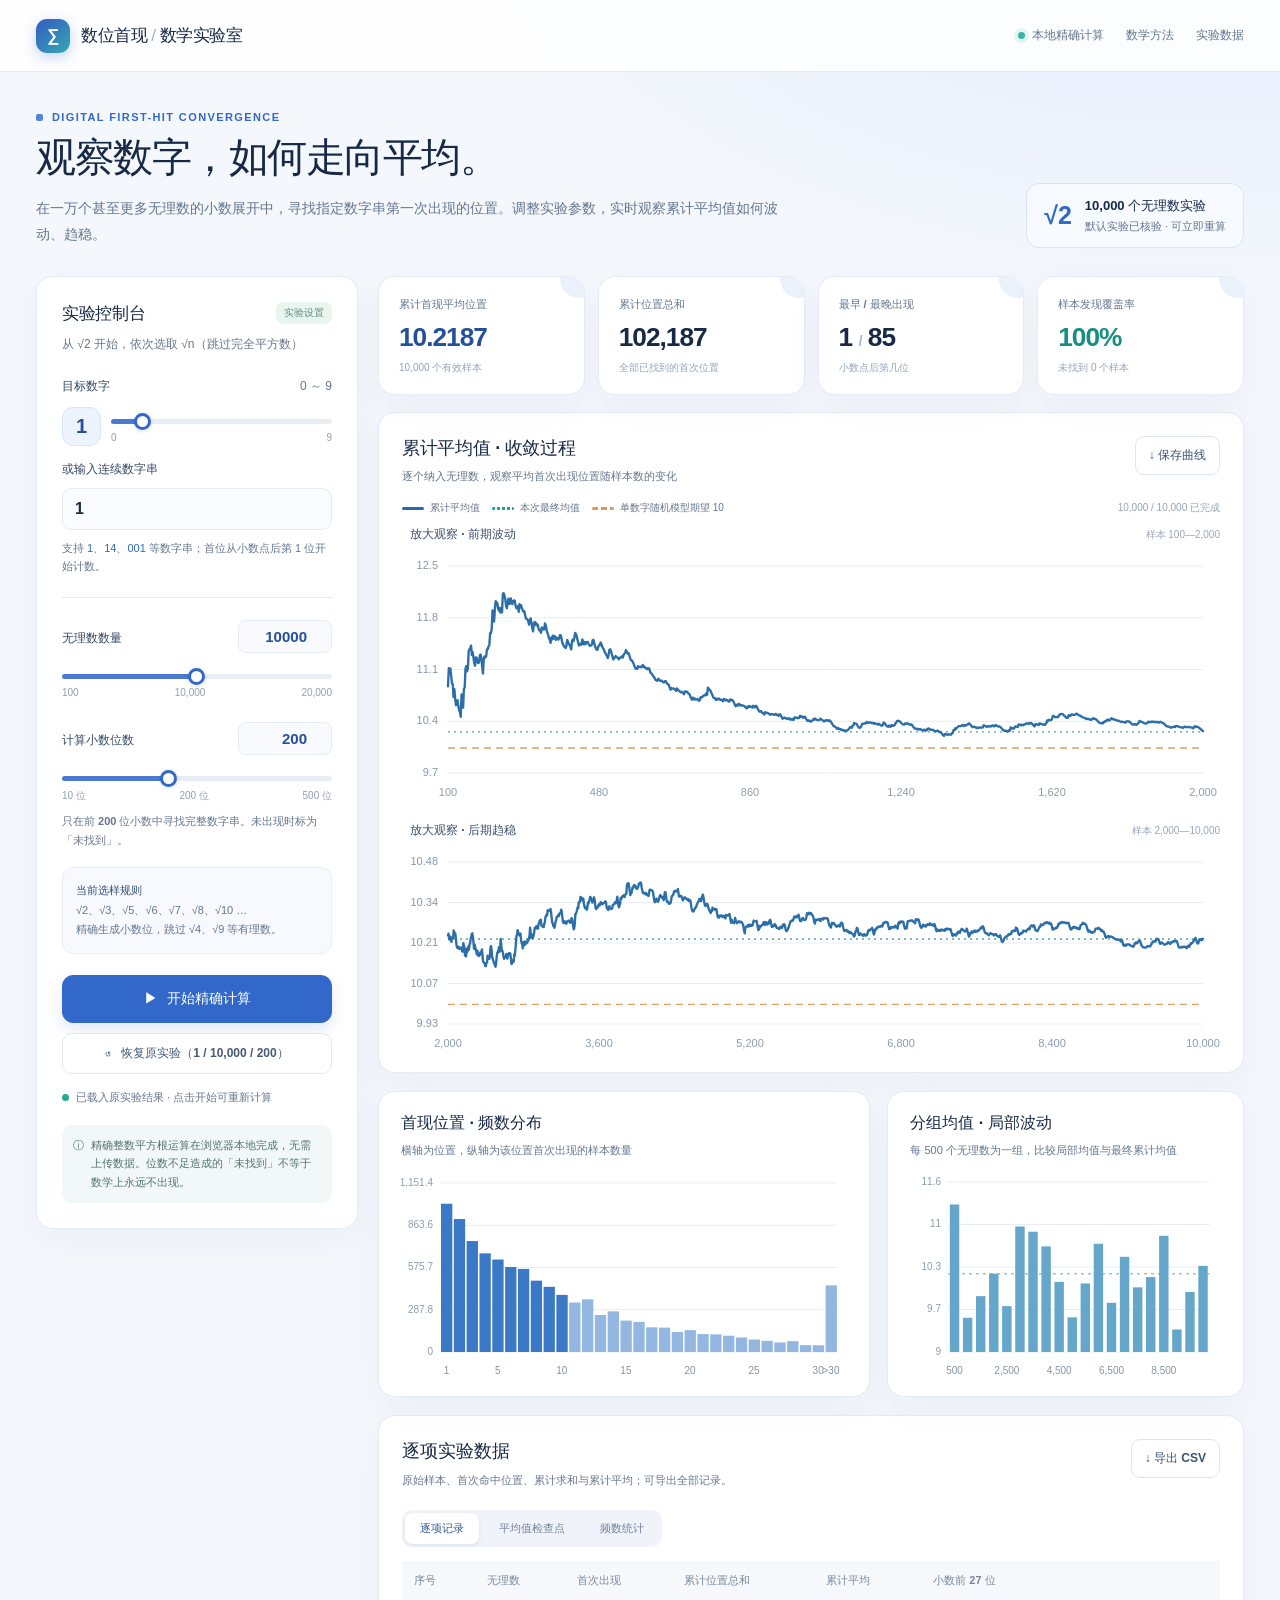
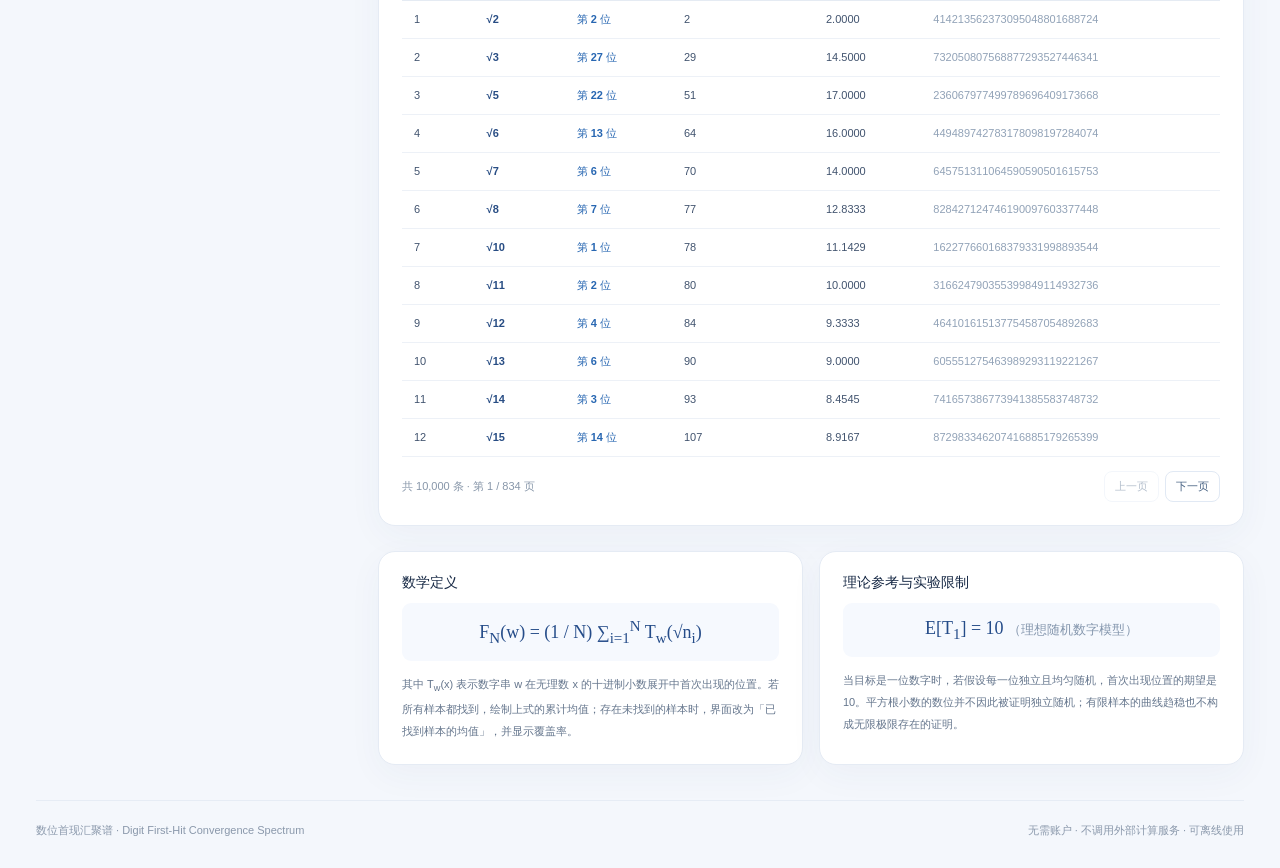
<file: digit-first-hit-lab/index.html>
<!DOCTYPE html>
<html lang="zh-CN">
<head>
<meta charset="utf-8">
<meta name="viewport" content="width=device-width, initial-scale=1">
<meta name="theme-color" content="#eff4fb">
<meta name="description" content="数位首现汇聚谱：精确查找 √n 的小数展开中数字串首次出现的位置，实时观察 1 至 20,000 个无理数的累计平均值。">
<title>数位首现 · 数学实验室</title>
<style>
:root{--bg:#f4f7fc;--paper:#fff;--ink:#172945;--sub:#65768d;--muted:#95a4b7;--line:#e5ebf3;--blue:#3268c9;--blueDark:#244f9d;--blueSoft:#eaf2ff;--teal:#17a296;--tealSoft:#e5f6f2;--orange:#dc9a58;--shadow:0 10px 35px rgba(35,66,113,.045);font-family:Inter,"SF Pro Display","Segoe UI","PingFang SC","Microsoft YaHei",sans-serif;font-synthesis:none;color-scheme:light}
*{box-sizing:border-box}html{scroll-behavior:smooth}body{margin:0;background:radial-gradient(ellipse 60% 20% at 93% -8%,#ddeafd 0%,transparent 100%),var(--bg);color:var(--ink)}button,input{font:inherit}button{cursor:pointer}button:focus-visible,input:focus-visible{outline:3px solid #9fbbf4;outline-offset:2px}a{color:var(--blue)}.topbar{height:72px;background:rgba(255,255,255,.84);backdrop-filter:blur(18px);border-bottom:1px solid var(--line)}.wrap{max-width:1460px;margin:auto;padding:0 36px}.topInner{height:100%;display:flex;align-items:center;justify-content:space-between;gap:18px}.brand{display:flex;align-items:center;gap:11px;font-weight:770;letter-spacing:-.5px;font-size:17px}.brandMark{height:34px;width:34px;display:grid;place-items:center;color:white;border-radius:11px;background:linear-gradient(140deg,#335bc0,#37a7b5);font-weight:800;font-size:17px;box-shadow:0 4px 14px #386bc64a}.topRight{font-size:12px;display:flex;align-items:center;gap:22px;color:var(--sub)}.topRight a{text-decoration:none;color:var(--sub)}.topRight a:hover{color:var(--blue)}.stable{display:flex;gap:7px;align-items:center}.dot{height:7px;width:7px;background:#38b5a1;border-radius:100%;box-shadow:0 0 0 4px #e3f5ef}.hero{display:flex;justify-content:space-between;gap:20px;align-items:flex-end;padding:39px 0 28px}.eyebrow{display:flex;gap:9px;align-items:center;color:var(--blue);font-weight:760;letter-spacing:1.4px;font-size:11px;text-transform:uppercase}.hero h1{font-size:clamp(29px,3.15vw,45px);font-weight:790;letter-spacing:-1.5px;margin:10px 0 12px;line-height:1.23}.hero p{font-size:14px;color:var(--sub);margin:0;line-height:1.9;max-width:750px}.heroFact{flex-shrink:0;border:1px solid #d6e5f8;background:#f7faff;padding:13px 17px;border-radius:13px;display:flex;gap:13px;align-items:center}.factIcon{font-size:25px;color:var(--blue);font-weight:800}.factCopy strong{display:block;font-size:13px}.factCopy small{display:block;color:var(--sub);font-size:11px;margin-top:4px}.layout{display:grid;grid-template-columns:minmax(290px,322px) minmax(0,1fr);align-items:start;gap:20px}.panel{background:var(--paper);border-radius:17px;border:1px solid #e5ebf4;box-shadow:var(--shadow)}.sidebar{padding:25px;position:sticky;top:20px}.sectionHeading{display:flex;align-items:center;justify-content:space-between;gap:12px}.sectionHeading h2{font-size:17px;letter-spacing:-.3px;margin:0}.secondary{font-size:12px;color:var(--sub)}.divider{height:1px;background:var(--line);margin:22px 0}.fLabel{display:block;font-size:12px;font-weight:750;color:#344961;margin-bottom:10px}.control{margin-top:24px}.control:first-of-type{margin-top:20px}.controlHead{display:flex;align-items:baseline;justify-content:space-between;margin-bottom:12px}.numInput{width:94px;background:#f8fafd;border:1px solid var(--line);border-radius:8px;font-weight:760;color:var(--blueDark);font-size:15px;padding:7px 9px;text-align:right}.numInput:focus{background:white}.range{width:100%;appearance:none;-webkit-appearance:none;height:5px;border-radius:100px;background:linear-gradient(to right,#4d79d2 0%,#4d79d2 var(--pct,50%),#e9edf4 var(--pct,50%));outline:none;margin:4px 0 8px}.range::-webkit-slider-thumb{appearance:none;background:white;border:3px solid var(--blue);width:17px;height:17px;border-radius:50%;box-shadow:0 1px 4px #2d59a332;cursor:grab}.range::-moz-range-thumb{background:white;border:3px solid var(--blue);width:12px;height:12px;border-radius:50%}.rangeLabels{display:flex;justify-content:space-between;color:#91a0b2;font-size:10px}.inputWrap{display:flex;gap:10px;align-items:center}.digitVal{display:flex;align-items:center;justify-content:center;border:1px solid #d7e5ff;background:#edf4ff;color:var(--blueDark);width:39px;height:39px;border-radius:11px;font-size:20px;font-weight:800;flex-shrink:0}.pattern{width:100%;padding:11px 12px;border:1px solid var(--line);border-radius:10px;font-weight:680;outline:none;color:var(--ink);background:#fafcff;letter-spacing:1px}.pattern:focus{border-color:#93b2f0;background:white}.help{font-size:11px;color:var(--sub);line-height:1.65;margin-top:9px}.help em{font-style:normal;color:var(--blue)}.example{background:#f7f9fe;border:1px solid #e8eef8;padding:13px;border-radius:11px;color:var(--sub);font-size:11px;line-height:1.8;margin-top:18px}.example b{color:#334e77}.buttonMain{display:flex;gap:9px;justify-content:center;align-items:center;background:var(--blue);border:1px solid var(--blue);color:white;font-weight:770;padding:14px 16px;border-radius:11px;width:100%;margin-top:21px;box-shadow:0 7px 16px rgba(50,104,201,.15);font-size:14px}.buttonMain:hover{background:#285cba}.buttonMain:disabled{opacity:.65;cursor:default}.buttonGhost{border:1px solid #dce6f4;background:#fff;color:#3b5373;padding:10px 13px;border-radius:9px;font-size:12px;font-weight:680}.buttonGhost:hover{background:#f1f5fc}.buttonOutline{display:flex;justify-content:center;align-items:center;gap:8px;width:100%;border:1px solid #e0e8f2;background:#fff;color:#465b78;border-radius:10px;padding:11px 15px;margin-top:10px;font-size:12px;font-weight:690}.buttonOutline:hover{background:#f5f9ff}.status{display:flex;gap:7px;align-items:center;font-size:11px;color:var(--sub);margin-top:15px;line-height:1.6}.statusBall{height:7px;width:7px;background:#24a994;border-radius:50%;flex-shrink:0}.statusBall.busy{background:#e9ad62;animation:pulse .85s infinite}.statusBall.stale{background:#e1a65b}@keyframes pulse{50%{opacity:.26}}.progressTrack{height:5px;width:100%;background:#e8eff8;border-radius:50px;margin-top:11px;overflow:hidden;display:none}.progressTrack.on{display:block}.progressFill{height:100%;width:0;background:linear-gradient(90deg,#4c7cde,#26b7a1);border-radius:50px;transition:width .12s}.sideBottom{display:flex;gap:7px;align-items:flex-start;background:#f1f8f7;color:#52736e;border-radius:10px;font-size:11px;line-height:1.7;padding:11px;margin-top:18px}.mainColumn{min-width:0}.kpiGrid{display:grid;grid-template-columns:repeat(4,minmax(0,1fr));gap:13px;margin-bottom:17px}.kpi{padding:20px 20px 16px;position:relative;overflow:hidden;min-height:119px}.kpi:before{content:'';position:absolute;height:38px;width:38px;border-radius:50%;background:#ebf1fb;right:-14px;top:-17px}.kpiHead{color:var(--sub);font-size:11px;font-weight:630;margin-bottom:10px;white-space:nowrap}.kpiNum{font-size:clamp(21px,2.05vw,31px);line-height:1.15;font-weight:790;letter-spacing:-1px;font-variant-numeric:tabular-nums}.kpiNum.blue{color:var(--blueDark)}.kpiNum.teal{color:#168f83}.kpiFoot{color:var(--muted);font-size:10px;margin-top:9px;white-space:nowrap}.plotPanel{padding:23px 23px 18px;margin-bottom:18px}.panelTop{display:flex;align-items:flex-start;justify-content:space-between;gap:12px}.panelTop h2{font-size:18px;margin:0 0 7px;letter-spacing:-.3px}.panelTop p{font-size:11px;color:var(--sub);margin:0;line-height:1.7}.tags{display:flex;gap:12px;align-items:center;flex-wrap:wrap;font-size:10px;color:var(--sub)}.tags i{display:inline-block;width:22px;height:3px;border-radius:3px;vertical-align:middle;margin-right:6px}.blueLine{background:#2b67af}.mintLine{background:repeating-linear-gradient(to right,#18a696 0 3px,transparent 3px 5px)}.orangeLine{background:repeating-linear-gradient(to right,#d69c5c 0 6px,transparent 6px 9px)}.legend{margin:16px 0 8px;display:flex;justify-content:space-between;flex-wrap:wrap;gap:8px}.plotGroup{margin-top:11px}.plotTitle{display:flex;justify-content:space-between;align-items:center;font-size:12px;font-weight:720;color:#3a4d68;margin:0 0 5px 8px}.plotRange{color:#9aa7b9;font-size:10px;font-weight:510}.canvasHolder{position:relative;height:250px}.canvasHolder.tall{height:255px}.canvasHolder.short{height:210px}canvas.chart{height:100%;width:100%;display:block}.tooltip{display:none;position:absolute;pointer-events:none;z-index:5;background:rgba(23,42,66,.95);color:#fff;font-size:11px;line-height:1.7;padding:8px 11px;border-radius:9px;box-shadow:0 8px 20px #182e3a22;white-space:nowrap}.microgrid{display:grid;grid-template-columns:1.16fr .84fr;gap:17px;margin-bottom:18px}.microPanel{padding:21px 22px 15px;min-width:0}.microTitle{font-size:16px;font-weight:760;margin:0}.microSub{font-size:11px;color:var(--sub);margin:8px 0 5px;line-height:1.5}.tinyChart{height:217px;position:relative}.tablePanel{padding:23px;margin-bottom:25px}.dataTop{display:flex;justify-content:space-between;align-items:flex-start;gap:12px;flex-wrap:wrap}.dataTop h2{margin:0 0 8px;font-size:18px}.dataTop p{margin:0;font-size:11px;color:var(--sub);line-height:1.7}.dataControls{display:flex;gap:8px;flex-wrap:wrap}.tabList{display:flex;gap:5px;padding:3px;background:#f0f4fa;border-radius:10px;margin-top:20px;width:max-content;max-width:100%}.tab{padding:8px 15px;border:0;border-radius:8px;color:#70819a;background:transparent;font-size:11px;font-weight:750}.tab.active{background:white;color:#2e579c;box-shadow:0 2px 5px #28528b18}.tableScroll{overflow-x:auto;margin-top:14px}.dataTable{width:100%;border-collapse:collapse;text-align:left;font-size:11px;white-space:nowrap}.dataTable th{background:#f6f8fc;padding:12px;color:#78889c;font-weight:740;border-bottom:1px solid var(--line)}.dataTable td{padding:11px 12px;color:#41536e;border-bottom:1px solid #edf1f7;font-variant-numeric:tabular-nums}.dataTable tr:hover td{background:#f9fbff}.dataTable .pos{color:#2867b2;font-weight:780}.dataTable .miss{color:#cb8050;font-weight:730}.mathName{font-weight:760;color:#284d84}.tableFooter{display:flex;align-items:center;justify-content:space-between;gap:10px;margin-top:14px;font-size:11px;color:#8796a9}.pager{display:flex;gap:6px}.pager button{border:1px solid #e1e9f4;color:#466182;border-radius:8px;background:white;padding:7px 10px;font-size:11px}.pager button:disabled{opacity:.4;cursor:not-allowed}.explain{display:grid;grid-template-columns:1fr 1fr;gap:16px;margin-bottom:35px}.explainCard{padding:22px 23px}.explainCard h3{font-size:14px;margin:0 0 11px}.explainCard p{font-size:11px;line-height:2;color:var(--sub);margin:0}.equation{font-family:"Times New Roman",serif;font-size:18px;text-align:center;padding:15px 5px;margin-bottom:12px;color:#254c89;background:#f6f9fe;border-radius:9px;white-space:nowrap;overflow:auto}.footer{border-top:1px solid #e6ecf5;color:#8a98ab;font-size:11px;padding:22px 0 30px;display:flex;justify-content:space-between;gap:10px}.notePill{border-radius:7px;font-size:10px;color:#628c7f;background:#e9f6f0;padding:4px 8px;font-weight:700}.plotPanel.changing{outline:2px solid rgba(226,167,74,.19)}.hide{display:none!important}
@media (max-width:1150px){.wrap{padding-left:22px;padding-right:22px}.layout{grid-template-columns:286px minmax(0,1fr);gap:14px}.sidebar{padding:21px}.kpiGrid{grid-template-columns:repeat(2,minmax(0,1fr))}.microgrid{grid-template-columns:1fr}.heroFact{display:none}}
@media (max-width:740px){.topbar{height:64px}.wrap{padding-left:14px;padding-right:14px}.topRight a{display:none}.hero{padding:29px 0 20px}.hero h1{letter-spacing:-.8px;font-size:29px}.hero p{font-size:12px}.layout{display:block}.sidebar{position:static;margin-bottom:15px}.mainColumn{width:100%}.kpiGrid{gap:10px}.kpi{padding:15px;min-height:103px}.plotPanel{padding:19px 11px 13px}.microPanel{padding:18px 12px}.tablePanel{padding:18px 13px}.panelTop{padding:0 8px}.canvasHolder{height:235px}.canvasHolder.short{height:195px}.tags{padding-left:8px}.plotTitle{margin-left:12px}.explain{grid-template-columns:1fr}.footer{display:block;line-height:1.8}}
</style>
</head>
<body>
<header class="topbar"><div class="wrap topInner"><div class="brand"><span class="brandMark">∑</span><span>数位首现 <span style="color:#a1aec0;font-weight:450">/</span> 数学实验室</span></div><div class="topRight"><span class="stable"><span class="dot"></span> 本地精确计算</span><a href="#method">数学方法</a><a href="#dataset">实验数据</a></div></div></header>
<div class="wrap">
<section class="hero"><div><div class="eyebrow"><span style="height:7px;width:7px;background:#5484e2;border-radius:2px"></span> DIGITAL FIRST-HIT CONVERGENCE</div><h1>观察数字，如何走向平均。</h1><p>在一万个甚至更多无理数的小数展开中，寻找指定数字串第一次出现的位置。调整实验参数，实时观察累计平均值如何波动、趋稳。</p></div><div class="heroFact"><div class="factIcon">√2</div><div class="factCopy"><strong>10,000 个无理数实验</strong><small>默认实验已核验 · 可立即重算</small></div></div></section>
<div class="layout">
<aside class="panel sidebar">
<div class="sectionHeading"><h2>实验控制台</h2><span class="notePill">实验设置</span></div><div class="secondary" style="margin-top:9px;line-height:1.7">从 √2 开始，依次选取 √n（跳过完全平方数）</div>
<div class="control"><div class="controlHead"><label class="fLabel" for="digitRange" style="margin:0">目标数字</label><span class="secondary">0 ～ 9</span></div><div class="inputWrap"><span class="digitVal" id="digitPreview">1</span><div style="flex:1"><input aria-label="目标数字滑块" id="digitRange" class="range" type="range" min="0" max="9" step="1" value="1"><div class="rangeLabels"><span>0</span><span>9</span></div></div></div><label class="fLabel" for="patternInput" style="margin-top:15px">或输入连续数字串</label><input id="patternInput" class="pattern" type="text" inputmode="numeric" maxlength="8" value="1" aria-label="目标数字串"><div class="help">支持 <em>1</em>、<em>14</em>、<em>001</em> 等数字串；首位从小数点后第 1 位开始计数。</div></div>
<div class="divider"></div>
<div class="control" style="margin-top:0"><div class="controlHead"><label class="fLabel" for="countRange" style="margin:0">无理数数量</label><input aria-label="无理数数量数值" id="countInput" class="numInput" type="number" min="1" max="20000" value="10000"></div><input aria-label="无理数数量滑块" id="countRange" class="range" type="range" min="100" max="20000" step="100" value="10000"><div class="rangeLabels"><span>100</span><span>10,000</span><span>20,000</span></div></div>
<div class="control"><div class="controlHead"><label class="fLabel" for="digitsRange" style="margin:0">计算小数位数</label><input aria-label="小数位数数值" id="digitsInput" class="numInput" type="number" min="1" max="500" value="200"></div><input aria-label="小数位数滑块" id="digitsRange" class="range" type="range" min="10" max="500" step="10" value="200"><div class="rangeLabels"><span>10 位</span><span>200 位</span><span>500 位</span></div><div class="help">只在前 <b id="precisionNote">200</b> 位小数中寻找完整数字串。未出现时标为「未找到」。</div></div>
<div class="example"><b>当前选样规则</b><br>√2、√3、√5、√6、√7、√8、√10 …<br>精确生成小数位，跳过 √4、√9 等有理数。</div>
<button id="runBtn" class="buttonMain" type="button"><span id="runSymbol">▶</span><span id="runText">开始精确计算</span></button>
<button id="resetBtn" class="buttonOutline" type="button">↺ &nbsp; 恢复原实验（1 / 10,000 / 200）</button>
<div id="status" class="status"><span class="statusBall"></span><span id="statusText">已载入原实验结果 · 点击开始可重新计算</span></div><div class="progressTrack" id="progressTrack"><div class="progressFill" id="progressFill"></div></div>
<div class="sideBottom"><span>ⓘ</span><span>精确整数平方根运算在浏览器本地完成，无需上传数据。位数不足造成的「未找到」不等于数学上永远不出现。</span></div>
</aside>
<main class="mainColumn">
<div class="kpiGrid">
<div class="panel kpi"><div class="kpiHead">累计首现平均位置</div><div class="kpiNum blue" id="meanMetric">10.2187</div><div class="kpiFoot" id="meanFoot">10,000 个有效样本</div></div>
<div class="panel kpi"><div class="kpiHead">累计位置总和</div><div class="kpiNum" id="sumMetric">102,187</div><div class="kpiFoot">全部已找到的首次位置</div></div>
<div class="panel kpi"><div class="kpiHead">最早 / 最晚出现</div><div class="kpiNum" id="spanMetric">1 <span style="font-size:15px;color:#aab6c7">/</span> 85</div><div class="kpiFoot">小数点后第几位</div></div>
<div class="panel kpi"><div class="kpiHead">样本发现覆盖率</div><div class="kpiNum teal" id="coverageMetric">100%</div><div class="kpiFoot" id="coverageFoot">未找到 0 个样本</div></div>
</div>
<section class="panel plotPanel" id="results"><div class="panelTop"><div><h2>累计平均值 · 收敛过程</h2><p>逐个纳入无理数，观察平均首次出现位置随样本数的变化</p></div><button type="button" id="chartDownload" class="buttonGhost">↓ 保存曲线</button></div>
<div class="legend"><div class="tags"><span><i class="blueLine"></i>累计平均值</span><span><i class="mintLine"></i>本次最终均值</span><span id="theoryLegend"><i class="orangeLine"></i>单数字随机模型期望 10</span></div><span style="font-size:10px;color:#94a4b5" id="chartStatus">10,000 / 10,000 已完成</span></div>
<div class="plotGroup"><div class="plotTitle"><span id="chart1Title">放大观察 · 前期波动</span><span class="plotRange" id="range1">样本 100—2,000</span></div><div class="canvasHolder tall"><canvas class="chart" id="chart1"></canvas><div class="tooltip" id="tip1"></div></div></div>
<div class="plotGroup" style="margin-top:19px"><div class="plotTitle"><span id="chart2Title">放大观察 · 后期趋稳</span><span class="plotRange" id="range2">样本 2,000—10,000</span></div><div class="canvasHolder short"><canvas class="chart" id="chart2"></canvas><div class="tooltip" id="tip2"></div></div></div>
</section>
<div class="microgrid"><section class="panel microPanel"><div class="microTitle">首现位置 · 频数分布</div><p class="microSub">横轴为位置，纵轴为该位置首次出现的样本数量</p><div class="tinyChart"><canvas class="chart" id="histCanvas"></canvas><div class="tooltip" id="tipHist"></div></div></section><section class="panel microPanel"><div class="microTitle">分组均值 · 局部波动</div><p class="microSub" id="blockDescription">每 500 个无理数为一组，与累计均值比较</p><div class="tinyChart"><canvas class="chart" id="blockCanvas"></canvas><div class="tooltip" id="tipBlock"></div></div></section></div>
<section class="panel tablePanel" id="dataset"><div class="dataTop"><div><h2>逐项实验数据</h2><p>原始样本、首次命中位置、累计求和与累计平均；可导出全部记录。</p></div><div class="dataControls"><button type="button" class="buttonGhost" id="exportCsv">↓ 导出 CSV</button></div></div><div class="tabList"><button class="tab active" type="button" data-tab="raw">逐项记录</button><button class="tab" type="button" data-tab="checkpoints">平均值检查点</button><button class="tab" type="button" data-tab="distribution">频数统计</button></div><div class="tableScroll"><table class="dataTable"><thead id="tableHead"></thead><tbody id="tableBody"></tbody></table></div><div class="tableFooter"><span id="rowInfo">每页 12 条</span><div class="pager"><button type="button" id="prevPage">上一页</button><button type="button" id="nextPage">下一页</button></div></div></section>
<div class="explain" id="method"><section class="panel explainCard"><h3>数学定义</h3><div class="equation">F<sub>N</sub>(w) = (1 / N) ∑<sub>i=1</sub><sup>N</sup> T<sub>w</sub>(√n<sub>i</sub>)</div><p>其中 T<sub>w</sub>(x) 表示数字串 w 在无理数 x 的十进制小数展开中首次出现的位置。若所有样本都找到，绘制上式的累计均值；存在未找到的样本时，界面改为「已找到样本的均值」，并显示覆盖率。</p></section><section class="panel explainCard"><h3>理论参考与实验限制</h3><div class="equation">E[T<sub>1</sub>] = 10 <span style="font-size:13px;color:#8496ad">（理想随机数字模型）</span></div><p>当目标是一位数字时，若假设每一位独立且均匀随机，首次出现位置的期望是 10。平方根小数的数位并不因此被证明独立随机；有限样本的曲线趋稳也不构成无限极限存在的证明。</p></section></div>
</main></div>
<footer class="footer"><span>数位首现汇聚谱 · Digit First-Hit Convergence Spectrum</span><span>无需账户 · 不调用外部计算服务 · 可离线使用</span></footer>
</div>
<script>
'use strict';
const BASE64='[base64]/[base64]';
const $=id=>document.getElementById(id);
const fmt=x=>Number(x).toLocaleString('zh-CN');
const clamp=(x,lo,hi)=>Math.min(hi,Math.max(lo,x));
let baseline=Array.from(atob(BASE64),c=>c.charCodeAt(0));
let data=[],state={pattern:'1',count:10000,digits:200},running=false,worker=null,tab='raw',page=0,stale=false;
let lastDraw=0, chartState={};
let workerURL=null;
const workerCode=`
'use strict';
function isqrt(n){if(n<2n)return n;let x=1n<<BigInt((n.toString(2).length+1)>>1);for(;;){let y=(x+n/x)>>1n;if(y>=x)return x;x=y;}}
let config=null,s=0,n=2,sum=0,found=0,since=0,buffer=[];
function go(){if(!config)return; const {count,digits,pattern}=config,scale=config.scale,factor=config.factor; let limit=Math.min(96,count-s);let deadline=performance.now()+22; for(let j=0;j<limit && s<count;j++){
  let sq=Math.floor(Math.sqrt(n));if(sq*sq===n){n++;continue;}
  let root=isqrt(BigInt(n)*factor);let ds=(root-BigInt(sq)*scale).toString().padStart(digits,'0');
  let idx=ds.indexOf(pattern);let pos=idx===-1?0:idx+1;
  if(pos){sum+=pos;found++;}
  s++;buffer.push([s,n,pos,sum,found?sum/found:null,found]);n++;
  if(performance.now()>deadline)break;
 }
 self.postMessage({type:'batch',batch:buffer,done:s>=count,processed:s,total:count});buffer=[];
 if(s<count)setTimeout(go,13);
}
self.onmessage=e=>{if(e.data.type==='start'){config=e.data.config;config.scale=10n**BigInt(config.digits);config.factor=config.scale*config.scale;s=0;n=2;sum=0;found=0;buffer=[];go();}};
`;
function getWorker(){if(workerURL)URL.revokeObjectURL(workerURL);workerURL=URL.createObjectURL(new Blob([workerCode],{type:'text/javascript'}));return new Worker(workerURL);}
function makeBase(count){let arr=[];let n=2,found=0,sum=0;for(let i=0;i<count;i++){let sq=Math.floor(Math.sqrt(n));while(sq*sq===n){n++;sq=Math.floor(Math.sqrt(n));}const pos=baseline[i]||0;if(pos){sum+=pos;found++;}arr.push([i+1,n,pos,sum,found?sum/found:null,found]);n++;}return arr;}
function syncRange(el){let min=+el.min,max=+el.max;el.style.setProperty('--pct',((el.value-min)/(max-min)*100).toFixed(2)+'%');}
function parseConfig(){let pattern=$('patternInput').value.trim().replace(/\D/g,'').slice(0,8);let count=clamp(Math.round(+$('countInput').value||10000),1,20000);let digits=clamp(Math.round(+$('digitsInput').value||200),1,500);$('countInput').value=count;$('digitsInput').value=digits;$('patternInput').value=pattern;return {pattern,count,digits};}
function markStale(){stale=true;$('statusText').textContent='参数已修改 · 点击「开始精确计算」更新结果';$('status').querySelector('.statusBall').className='statusBall stale';$('results').classList.add('changing');}
function bindControls(){
 for(const name of ['digit','count','digits'])syncRange($(name+'Range'));
 $('digitRange').addEventListener('input',e=>{syncRange(e.target);$('digitPreview').textContent=e.target.value;$('patternInput').value=e.target.value;markStale();});
 $('patternInput').addEventListener('input',e=>{let txt=e.target.value.replace(/\D/g,'').slice(0,8);e.target.value=txt;if(txt.length===1){$('digitRange').value=txt;$('digitPreview').textContent=txt;syncRange($('digitRange'));}else $('digitPreview').textContent=txt.length?'··':'?';markStale();});
 for(const [key] of [['count'],['digits']]){let range=$(key+'Range'),field=$(key+'Input');range.addEventListener('input',()=>{syncRange(range);field.value=range.value;updatePrecision();markStale();});field.addEventListener('input',()=>{let n=Number(field.value);if(Number.isFinite(n)&&n>0){range.value=clamp(n,+range.min,+range.max);syncRange(range);}updatePrecision();markStale();});field.addEventListener('change',()=>{field.value=clamp(Math.round(+field.value||+range.min),+field.min,+field.max);range.value=field.value;syncRange(range);updatePrecision();});}
 $('runBtn').addEventListener('click',()=>running?cancelRun():startRun());
 $('resetBtn').addEventListener('click',()=>{if(running)cancelRun();$('digitRange').value=1;$('digitPreview').textContent=1;$('patternInput').value='1';$('countInput').value=10000;$('countRange').value=10000;$('digitsInput').value=200;$('digitsRange').value=200;['digit','count','digits'].forEach(n=>syncRange($(n+'Range')));updatePrecision();loadBaseline();});
 $('exportCsv').addEventListener('click',exportCsv);
 $('chartDownload').addEventListener('click',downloadCharts);
 document.querySelectorAll('.tab').forEach(btn=>btn.addEventListener('click',()=>{tab=btn.dataset.tab;page=0;document.querySelectorAll('.tab').forEach(b=>b.classList.toggle('active',b.dataset.tab===tab));renderTable();}));
 $('prevPage').addEventListener('click',()=>{page=Math.max(0,page-1);renderTable();});
 $('nextPage').addEventListener('click',()=>{page++;renderTable();});
 window.addEventListener('resize',()=>{clearTimeout(window._resizeWait);window._resizeWait=setTimeout(drawAll,90);});
}
function updatePrecision(){$('precisionNote').textContent=$('digitsInput').value||200;}
function loadBaseline(){state={pattern:'1',count:10000,digits:200};data=makeBase(10000);running=false;stale=false;page=0;$('results').classList.remove('changing');$('status').querySelector('.statusBall').className='statusBall';$('statusText').textContent='已载入原实验结果 · 点击开始可重新计算';$('chartStatus').textContent='10,000 / 10,000 已完成';$('progressTrack').classList.remove('on');$('runText').textContent='开始精确计算';$('runSymbol').textContent='▶';$('theoryLegend').classList.remove('hide');updateEverything();}
function cancelRun(){if(worker){worker.terminate();worker=null;}running=false;$('runText').textContent='重新开始计算';$('runSymbol').textContent='▶';$('status').querySelector('.statusBall').className='statusBall stale';$('statusText').textContent=`计算已停止 · 已保留 ${fmt(data.length)} 个样本`;$('progressTrack').classList.remove('on');updateEverything();}
function startRun(){const config=parseConfig();if(!config.pattern){alert('请先输入一个目标数字或数字串。');return;}if(config.pattern.length>config.digits){alert('小数计算位数不能少于目标数字串长度。');return;}
 if(worker){worker.terminate();worker=null;}running=true;stale=false;state=config;data=[];page=0;$('results').classList.remove('changing');$('runText').textContent='停止计算';$('runSymbol').textContent='■';$('status').querySelector('.statusBall').className='statusBall busy';$('statusText').textContent='正在使用高精度整数运算提取小数位…';$('progressTrack').classList.add('on');$('progressFill').style.width='0%';$('theoryLegend').classList.toggle('hide',state.pattern.length!==1);$('chartStatus').textContent='0 / '+fmt(state.count)+' 已完成';updateEverything();
 worker=getWorker();worker.onmessage=e=>{const m=e.data;if(m.type!=='batch')return;data.push(...m.batch);const pct=data.length/state.count*100;$('progressFill').style.width=pct.toFixed(1)+'%';$('statusText').textContent=`计算中 · ${fmt(data.length)} / ${fmt(state.count)} 个无理数 · ${pct.toFixed(1)}%`;$('chartStatus').textContent=`${fmt(data.length)} / ${fmt(state.count)} 已完成`;if(performance.now()-lastDraw>50 || m.done){updateEverything();lastDraw=performance.now();}if(m.done){running=false;worker.terminate();worker=null;$('runText').textContent='重新运行实验';$('runSymbol').textContent='↻';$('status').querySelector('.statusBall').className='statusBall';$('statusText').textContent=`计算完成 · ${fmt(data.length)} 个样本 · ${fmt(state.digits)} 位精度`;$('progressTrack').classList.remove('on');updateEverything();}};
 worker.onerror=err=>{console.error(err);cancelRun();$('statusText').textContent='计算遇到错误，请降低样本数或小数位数重试';};worker.postMessage({type:'start',config});
}
function stats(){const n=data.length,last=n?data[n-1]:null,found=last?last[5]:0,miss=n-found,avg=found?last[4]:null;let min=Infinity,max=0;for(const r of data)if(r[2]){min=Math.min(min,r[2]);max=Math.max(max,r[2]);}return {n,found,miss,avg,total:last?last[3]:0,min:found?min:null,max:found?max:null};}
function updateEverything(){const st=stats();$('meanMetric').textContent=st.avg==null?'—':st.avg.toFixed(4);$('meanFoot').textContent=`${fmt(st.found)} 个有效样本${st.miss?' · '+fmt(st.miss)+' 个未找到':''}`;$('sumMetric').textContent=fmt(st.total);$('spanMetric').innerHTML=st.found?`${st.min} <span style="font-size:15px;color:#aab6c7">/</span> ${st.max}`:'—';$('coverageMetric').textContent=st.n?(100*st.found/st.n).toFixed(st.found===st.n?0:1)+'%':'—';$('coverageFoot').textContent=`未找到 ${fmt(st.miss)} 个样本`;if(st.miss&&st.n)$('meanFoot').textContent=`仅 ${fmt(st.found)} 个已找到样本的均值`;drawAll();renderTable();}
function canvasCtx(canvas){const box=canvas.getBoundingClientRect();const dpr=Math.min(window.devicePixelRatio||1,2);const w=Math.max(220,box.width),h=Math.max(130,box.height);canvas.width=Math.round(w*dpr);canvas.height=Math.round(h*dpr);const ctx=canvas.getContext('2d');ctx.setTransform(dpr,0,0,dpr,0,0);ctx.clearRect(0,0,w,h);return {ctx,w,h};}
const fnum=(v,max=2)=>Number(v).toLocaleString('zh-CN',{maximumFractionDigits:max});
function plotLine(canvas,tooltip,rows,minX,maxX,reference=true){
 const {ctx,w,h}=canvasCtx(canvas),pad={l:46,r:17,t:18,b:30},cw=w-pad.l-pad.r,ch=h-pad.t-pad.b;
 let pts=rows.filter(r=>r[0]>=minX&&r[0]<=maxX&&r[4]!=null);const final=stats().avg;
 let values=pts.map(x=>x[4]);if(final!=null)values.push(final);if(reference&&state.pattern.length===1)values.push(10);
 let lo=values.length?Math.min(...values):0,hi=values.length?Math.max(...values):1;
 if(!Number.isFinite(lo)||!Number.isFinite(hi)){lo=0;hi=1;}
 const span=hi-lo||Math.max(1,hi*.09),margin=Math.max(.06,span*.16);lo-=margin;hi+=margin;
 if(hi-lo<.5){let mid=(hi+lo)/2;lo=mid-.25;hi=mid+.25;}
 const xScale=x=>pad.l+cw*(x-minX)/Math.max(1,maxX-minX), yScale=y=>pad.t+ch*(1-(y-lo)/(hi-lo));
 ctx.lineWidth=1;ctx.font='11px Segoe UI, sans-serif';ctx.textBaseline='middle';ctx.textAlign='right';
 for(let i=0;i<=4;i++){let y=pad.t+ch*i/4,v=hi-(hi-lo)*i/4;ctx.strokeStyle='#e6edf5';ctx.beginPath();ctx.moveTo(pad.l,y);ctx.lineTo(w-pad.r,y);ctx.stroke();ctx.fillStyle='#8897aa';ctx.fillText(v.toFixed((hi-lo)<2?2:1),pad.l-10,y);}
 ctx.textAlign='center';for(let i=0;i<=5;i++){let xv=minX+(maxX-minX)*i/5;ctx.fillStyle='#8d9db0';ctx.fillText(fmt(Math.round(xv)),xScale(xv),h-10);}
 const rule=(v,color,dash)=>{if(v==null||v<lo||v>hi)return;ctx.beginPath();ctx.setLineDash(dash);ctx.lineWidth=1.45;ctx.strokeStyle=color;ctx.moveTo(pad.l,yScale(v));ctx.lineTo(w-pad.r,yScale(v));ctx.stroke();ctx.setLineDash([]);};
 if(reference&&state.pattern.length===1)rule(10,'#d9a06a',[7,5]);rule(final,'#54a59b',[2,4]);
 if(pts.length){ctx.beginPath();ctx.lineWidth=2.35;ctx.strokeStyle='#2b6ea9';ctx.lineJoin='round';ctx.lineCap='round';const skip=Math.max(1,Math.ceil(pts.length/(cw*1.8)));for(let i=0;i<pts.length;i+=skip){const r=pts[i];if(i===0)ctx.moveTo(xScale(r[0]),yScale(r[4]));else ctx.lineTo(xScale(r[0]),yScale(r[4]));}const last=pts[pts.length-1];ctx.lineTo(xScale(last[0]),yScale(last[4]));ctx.stroke();}
 const conf={pts,minX,maxX,xScale,yScale,pad,cw,ch};chartState[canvas.id]=conf;
 canvas.onmousemove=e=>{if(!pts.length){tooltip.style.display='none';return;}const rect=canvas.getBoundingClientRect(),mouseX=e.clientX-rect.left;if(mouseX<pad.l||mouseX>w-pad.r){tooltip.style.display='none';return;}const target=minX+(mouseX-pad.l)/cw*(maxX-minX);let left=0,right=pts.length-1;while(left<right){let mid=(left+right)>>1;if(pts[mid][0]<target)left=mid+1;else right=mid;}let candidate=pts[left];if(left>0&&Math.abs(pts[left-1][0]-target)<Math.abs(candidate[0]-target))candidate=pts[left-1];tooltip.innerHTML=`第 ${fmt(candidate[0])} 个样本<br>累计平均 <b>${candidate[4].toFixed(4)}</b>`;tooltip.style.display='block';tooltip.style.left=clamp(mouseX+13,8,rect.width-140)+'px';tooltip.style.top=clamp(yScale(candidate[4])-58,3,h-55)+'px';};
 canvas.onmouseleave=()=>tooltip.style.display='none';
}
function drawAll(){let n=data.length;if(!n){['chart1','chart2','histCanvas','blockCanvas'].forEach(id=>canvasCtx($(id)));return;}
 let split=n<=100?Math.max(1,Math.ceil(n/2)):Math.min(2000,Math.max(100,Math.ceil(n*.2)));
 if(n>=2000)split=2000;
 let firstStart=n>120?Math.min(100,split):1;
 let firstEnd=Math.min(n,split);
 let secondStart=n>split?split:Math.max(1,Math.floor(n*.5));
 $('range1').textContent=`样本 ${fmt(firstStart)}—${fmt(firstEnd)}`;
 $('range2').textContent=`样本 ${fmt(secondStart)}—${fmt(n)}`;
 plotLine($('chart1'),$('tip1'),data,firstStart,firstEnd,true);
 plotLine($('chart2'),$('tip2'),data,secondStart,n,true);
 drawHistogram();drawBlocks();
}
function axis(ctx,w,h,pad,minY,maxY,ticks=4){const cw=w-pad.l-pad.r,ch=h-pad.t-pad.b;ctx.font='10px Segoe UI,sans-serif';ctx.textAlign='right';ctx.textBaseline='middle';for(let i=0;i<=ticks;i++){let y=pad.t+ch*i/ticks;ctx.strokeStyle='#e7edf5';ctx.lineWidth=1;ctx.beginPath();ctx.moveTo(pad.l,y);ctx.lineTo(w-pad.r,y);ctx.stroke();ctx.fillStyle='#8d9dae';ctx.fillText(fnum(maxY-(maxY-minY)*i/ticks,1),pad.l-7,y);}return {cw,ch};}
function drawHistogram(){const canvas=$('histCanvas'),tip=$('tipHist'),{ctx,w,h}=canvasCtx(canvas),pad={l:39,r:10,t:19,b:29};let counts=Array(32).fill(0);data.forEach(r=>{if(r[2])counts[Math.min(r[2],31)-1]++;});let max=Math.max(...counts,1)*1.14;const {cw,ch}=axis(ctx,w,h,pad,0,max,4);const bw=cw/31;
 for(let j=0;j<31;j++){let x=pad.l+j*bw+1,y=pad.t+ch*(1-counts[j]/max);ctx.fillStyle=j<10?'#3b78c5':'#93b7e1';ctx.fillRect(x,y,Math.max(1,bw-1.5),pad.t+ch-y);}
 ctx.textAlign='center';ctx.fillStyle='#8393a8';ctx.font='10px Segoe UI,sans-serif';for(let j of [1,5,10,15,20,25,30])ctx.fillText(String(j),pad.l+(j-.5)*bw,h-10);ctx.fillText('>30',pad.l+30.5*bw,h-10);
 canvas.onmousemove=e=>{const rect=canvas.getBoundingClientRect(),x=e.clientX-rect.left;let k=Math.floor((x-pad.l)/bw);if(k<0||k>30){tip.style.display='none';return;}tip.style.display='block';tip.style.left=clamp(x+10,0,w-115)+'px';tip.style.top='22px';tip.textContent=`${k===30?'第 31 位及以后':`第 ${k+1} 位`}：${fmt(counts[k])} 次`;};canvas.onmouseleave=()=>tip.style.display='none';
}
function drawBlocks(){const canvas=$('blockCanvas'),tip=$('tipBlock'),{ctx,w,h}=canvasCtx(canvas),pad={l:38,r:11,t:18,b:29},n=data.length;const size=n>=1000?500:n>=100?Math.max(10,Math.round(n/20)):Math.max(1,Math.round(n/10));$('blockDescription').textContent=`每 ${fmt(size)} 个无理数为一组，比较局部均值与最终累计均值`;
 let blocks=[];for(let i=0;i<n;i+=size){const sub=data.slice(i,Math.min(n,i+size)),ps=sub.filter(r=>r[2]).map(r=>r[2]);blocks.push({start:i+1,end:i+sub.length,mean:ps.length?ps.reduce((a,b)=>a+b,0)/ps.length:null,found:ps.length});}
 const values=blocks.map(b=>b.mean).filter(x=>x!=null),avg=stats().avg;if(avg!=null)values.push(avg);let min=values.length?Math.min(...values):0,max=values.length?Math.max(...values):1;let padval=Math.max(.2,(max-min)*.18);min-=padval;max+=padval;const {cw,ch}=axis(ctx,w,h,pad,min,max);
 if(avg!=null){let y=pad.t+ch*(1-(avg-min)/(max-min));ctx.strokeStyle='#64aea6';ctx.setLineDash([3,4]);ctx.beginPath();ctx.moveTo(pad.l,y);ctx.lineTo(w-pad.r,y);ctx.stroke();ctx.setLineDash([]);}
 const bw=cw/Math.max(1,blocks.length),baseY=pad.t+ch*(1-(Math.max(0,min)-min)/(max-min));blocks.forEach((b,j)=>{if(b.mean==null)return;const y=pad.t+ch*(1-(b.mean-min)/(max-min));ctx.fillStyle='#65a6cb';const x=pad.l+j*bw+bw*.14;ctx.fillRect(x,Math.min(y,baseY),Math.max(2,bw*.72),Math.max(1,Math.abs(baseY-y)));});
 ctx.textAlign='center';ctx.fillStyle='#8496aa';ctx.font='10px Segoe UI,sans-serif';for(let j=0;j<blocks.length;j+=Math.max(1,Math.ceil(blocks.length/5))){ctx.fillText(fmt(blocks[j].end),pad.l+(j+.5)*bw,h-10);}
 canvas.onmousemove=e=>{const rect=canvas.getBoundingClientRect(),x=e.clientX-rect.left;let j=Math.floor((x-pad.l)/bw);if(j<0||j>=blocks.length){tip.style.display='none';return;}let b=blocks[j];tip.innerHTML=`第 ${fmt(b.start)}—${fmt(b.end)} 个<br>分组均值：<b>${b.mean==null?'未找到':b.mean.toFixed(3)}</b>`;tip.style.display='block';tip.style.left=clamp(x+8,0,w-145)+'px';tip.style.top='18px';};canvas.onmouseleave=()=>tip.style.display='none';
}
function decimalPreview(n,len=27){let digits=Math.max(len,state.pattern.length+5);const scale=10n**BigInt(digits),factor=scale*scale;function isqrt(n){if(n<2n)return n;let x=1n<<BigInt((n.toString(2).length+1)>>1);while(true){let y=(x+n/x)>>1n;if(y>=x)return x;x=y;}}const integer=Math.floor(Math.sqrt(n));let q=isqrt(BigInt(n)*factor);return (q-BigInt(integer)*scale).toString().padStart(digits,'0').slice(0,len);}
function checkpoints(){const N=data.length,set=new Set([1,2,3,5,10,20,50,100,200,500,1000,1500,2000,3000,5000,7500,10000,15000,20000,N]);for(let k=1000;k<=N;k+=1000)set.add(k);return [...set].filter(v=>v>=1&&v<=N).sort((a,b)=>a-b).map(k=>data[k-1]);}
function frequencies(){let f=new Map();data.forEach(r=>{const k=r[2]||'未找到';f.set(k,(f.get(k)||0)+1);});return [...f].sort((a,b)=>typeof a[0]==='number'&&typeof b[0]==='number'?a[0]-b[0]:a[0]==='未找到'?1:-1).map(([p,c])=>[p,c,(100*c/Math.max(data.length,1)).toFixed(2)+'%']);}
function renderTable(){let head=[],rows=[];if(tab==='raw'){head=['序号','无理数','首次出现','累计位置总和','累计平均','小数前 27 位'];rows=data;}else if(tab==='checkpoints'){head=['纳入数量','最后一个无理数','首次出现','累计位置总和','累计平均','已找到'];rows=checkpoints();}else{head=['首次出现位置','样本数量','比例'];rows=frequencies();}
 const size=12,totalPages=Math.max(1,Math.ceil(rows.length/size));page=Math.min(page,totalPages-1);$('tableHead').innerHTML='<tr>'+head.map(x=>'<th>'+x+'</th>').join('')+'</tr>';const shown=rows.slice(page*size,(page+1)*size);$('tableBody').innerHTML=shown.map(r=>{if(tab==='distribution')return `<tr><td class="pos">${r[0]}</td><td>${fmt(r[1])}</td><td>${r[2]}</td></tr>`;const [i,n,pos,sum,avg,found]=r,raw=tab==='raw';let snippet=raw?decimalPreview(n):'';return `<tr><td>${fmt(i)}</td><td><span class="mathName">√${fmt(n)}</span></td><td class="${pos?'pos':'miss'}">${pos?`第 ${pos} 位`:'未找到'}</td><td>${fmt(sum)}</td><td>${avg==null?'—':avg.toFixed(4)}</td><td style="color:#91a2b7;max-width:245px;overflow:hidden;text-overflow:ellipsis">${raw?snippet:fmt(found)}</td></tr>`;}).join('');$('rowInfo').textContent=`共 ${fmt(rows.length)} 条 · 第 ${page+1} / ${totalPages} 页`;$('prevPage').disabled=page===0;$('nextPage').disabled=page>=totalPages-1;
}
function csvEscape(x){let s=String(x??'');return /[\",\r\n]/.test(s)?'"'+s.replace(/"/g,'""')+'"':s;}
function exportCsv(){if(!data.length){alert('暂无实验数据。');return;}let records=[['sample_index','radicand_n','irrational','first_position_0_means_not_found','cumulative_sum','cumulative_mean_of_found','found_count']];data.forEach(r=>records.push([r[0],r[1],`sqrt(${r[1]})`,r[2]||'',r[3],r[4]===null?'':r[4].toFixed(8),r[5]]));const csv='\ufeff'+records.map(r=>r.map(csvEscape).join(',')).join('\r\n');downloadFile(new Blob([csv],{type:'text/csv;charset=utf-8'}),`首现位置_${state.pattern}_${data.length}样本.csv`);}
function downloadFile(blob,name){let url=URL.createObjectURL(blob),a=document.createElement('a');a.href=url;a.download=name;document.body.appendChild(a);a.click();a.remove();setTimeout(()=>URL.revokeObjectURL(url),1000);}
function downloadCharts(){let canvases=[$('chart1'),$('chart2')];const WIDTH=1450,pad=38,heights=[405,330],w=WIDTH,h=heights[0]+heights[1]+116;let dest=document.createElement('canvas');dest.width=w;dest.height=h;let ctx=dest.getContext('2d');ctx.fillStyle='#fff';ctx.fillRect(0,0,w,h);ctx.fillStyle='#172945';ctx.font='bold 26px sans-serif';ctx.fillText('数位首现汇聚谱 · 累计平均值曲线',pad,45);ctx.font='14px sans-serif';ctx.fillStyle='#65768d';ctx.fillText(`目标 ${state.pattern}　|　样本 ${fmt(data.length)}　|　计算小数 ${state.digits} 位　|　平均 ${stats().avg?.toFixed(4)||'—'}`,pad,75);let y=94;canvases.forEach((c,i)=>{ctx.drawImage(c,pad,y,w-pad*2,heights[i]);y+=heights[i]+5;});dest.toBlob(blob=>blob&&downloadFile(blob,'数位首现_累计平均值.png'),'image/png');}
bindControls();loadBaseline();
</script>
</body>
</html>
</file>
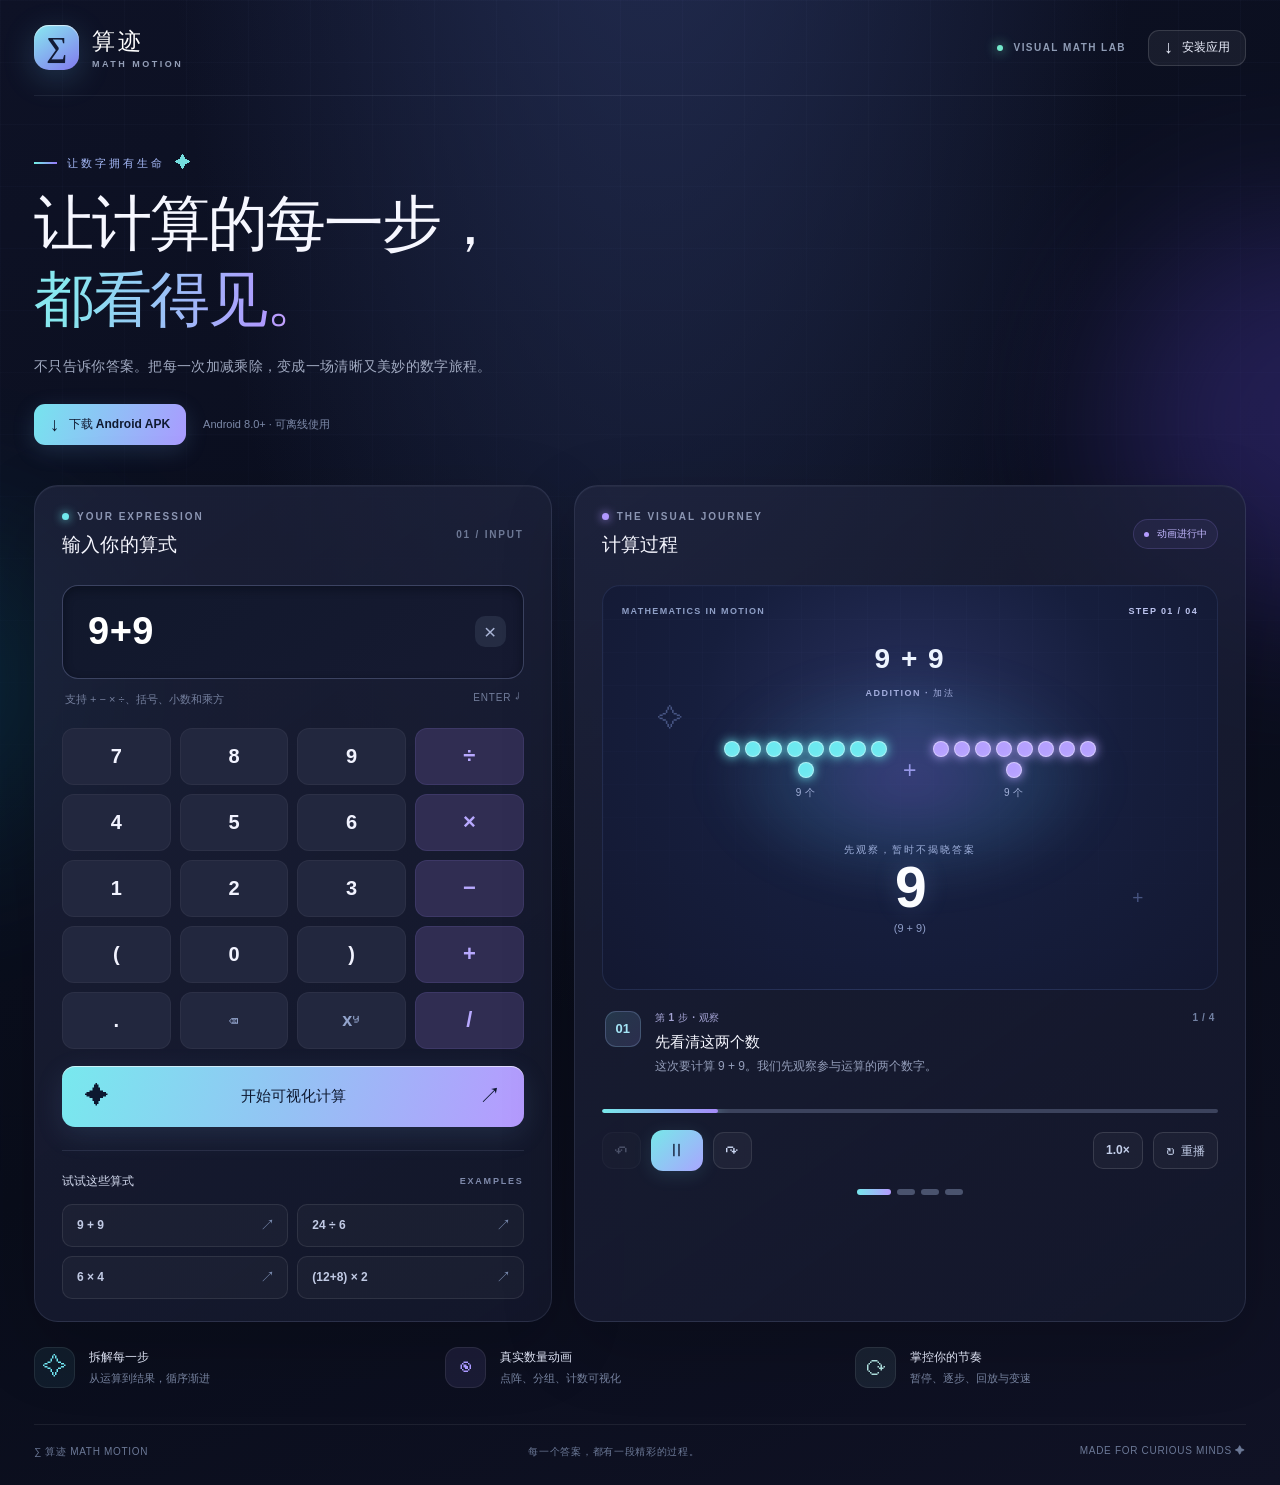
<file: math-motion/index.html>
<!DOCTYPE html>
<html lang="zh-CN">
<head>
  <meta charset="UTF-8" />
  <meta name="viewport" content="width=device-width,initial-scale=1,viewport-fit=cover" />
  <meta name="theme-color" content="#0a0c1d" />
  <meta name="description" content="算迹 Math Motion：让计算的每一步，都看得见。带有流畅动画的数学可视化计算器。" />
  <meta name="color-scheme" content="dark" />
  <link rel="icon" type="image/svg+xml" href="icon.svg" />
  <link rel="manifest" href="manifest.webmanifest" />
  <title>算迹 · Math Motion — 看见数字如何相遇</title>
  <link rel="stylesheet" href="style.css" />
  <script src="app.js" defer></script>
</head>
<body>
<div class="app-shell">
  <div class="ambient ambient-one" aria-hidden="true"></div><div class="ambient ambient-two" aria-hidden="true"></div>
  <div class="page-container">
    <header class="topbar">
      <a class="brand" href="./" aria-label="算迹首页"><span class="brand-icon"><span>∑</span></span><span class="brand-copy"><strong>算迹</strong><small>MATH MOTION</small></span></a>
      <div class="topbar-right"><span class="live-pill"><i></i> VISUAL MATH LAB</span><button id="installBtn" class="top-install" type="button" title="在手机上安装应用"><span class="icon-down">↓</span><span>安装应用</span></button></div>
    </header>
    <main>
      <section class="intro"><div class="eyebrow"><span class="eyebrow-line"></span> 让数字拥有生命 <span class="eyebrow-spark">✦</span></div><h1>让计算的每一步，<br /><em>都看得见。</em></h1><p>不只告诉你答案。把每一次加减乘除，变成一场清晰又美妙的数字旅程。</p><div class="hero-links"><a class="apk-link" href="./MathMotion-v1.0.apk" download><span>↓</span> 下载 Android APK</a><span class="apk-note">Android 8.0+ · 可离线使用</span></div></section>
      <div class="workbench">
        <section class="input-panel panel" aria-labelledby="inputTitle">
          <div class="panel-heading"><div><div class="micro-label"><span class="label-dot cyan"></span> YOUR EXPRESSION</div><h2 id="inputTitle">输入你的算式</h2></div><span class="number-index">01 / INPUT</span></div>
          <div class="input-wrap"><label for="expression" class="sr-only">数学表达式</label><input id="expression" type="text" inputmode="none" autocomplete="off" spellcheck="false" maxlength="72" placeholder="9 + 9" value="9+9" aria-describedby="inputHint" /><button id="clearBtn" class="clear-button" title="清空" aria-label="清空表达式" type="button">×</button></div>
          <div class="input-helper"><span id="inputHint">支持 + − × ÷、括号、小数和乘方</span><span>ENTER ↵</span></div>
          <div class="keypad" id="keypad" aria-label="数学键盘">
            <button data-key="7">7</button><button data-key="8">8</button><button data-key="9">9</button><button class="operator" data-key="÷">÷</button>
            <button data-key="4">4</button><button data-key="5">5</button><button data-key="6">6</button><button class="operator" data-key="×">×</button>
            <button data-key="1">1</button><button data-key="2">2</button><button data-key="3">3</button><button class="operator" data-key="−">−</button>
            <button data-key="(">(</button><button data-key="0">0</button><button data-key=")">)</button><button class="operator" data-key="+">+</button>
            <button data-key=".">.</button><button data-action="backspace" aria-label="退格" class="utility">⌫</button><button data-key="^" class="utility">xʸ</button><button data-key="/" class="operator" aria-label="除法">/</button>
          </div>
          <button id="calculateBtn" class="primary-button" type="button"><span class="button-symbol">✦</span><span>开始可视化计算</span><span class="button-arrow">↗</span></button>
          <p class="validation-message" id="errorMessage" role="alert" aria-live="polite"></p>
          <div class="quick-section"><div class="quick-title">试试这些算式 <span>EXAMPLES</span></div><div class="examples"><button type="button" data-example="9+9">9 + 9 <b>↗</b></button><button type="button" data-example="24÷6">24 ÷ 6 <b>↗</b></button><button type="button" data-example="6×4">6 × 4 <b>↗</b></button><button type="button" data-example="(12+8)×2">(12+8) × 2 <b>↗</b></button></div></div>
        </section>
        <section class="visual-panel panel" aria-labelledby="visualTitle">
          <div class="panel-heading"><div><div class="micro-label"><span class="label-dot purple"></span> THE VISUAL JOURNEY</div><h2 id="visualTitle">计算过程</h2></div><span id="statusBadge" class="status-badge"><span></span> 演示就绪</span></div>
          <div class="visual-stage" id="visualStage">
            <div class="scene-grid" aria-hidden="true"></div><div class="scene-aurora" aria-hidden="true"></div>
            <div class="scene-top"><span class="scene-overline">MATHEMATICS IN MOTION</span><span id="sceneStepNum" class="scene-step-num">STEP 01 / 04</span></div>
            <div class="equation-track"><div id="activeEquation" class="active-equation">9 <span>+</span> 9</div><div id="operationTag" class="operation-tag">ADDITION · 加法</div></div>
            <div id="visualObjects" class="visual-objects" aria-live="off"></div>
            <div class="answer-display"><div class="answer-eyebrow" id="answerEyebrow">我们从这里开始</div><div id="answerNumber" class="answer-number">?</div><div id="answerCaption" class="answer-caption">让我们一起看看数字的变化</div></div>
            <div class="floating-deco deco-a" aria-hidden="true">✧</div><div class="floating-deco deco-b" aria-hidden="true">+</div>
          </div>
          <div class="storyboard" aria-live="polite" aria-atomic="true"><div class="story-marker"><span id="storyIndex">01</span></div><div class="story-content"><div class="story-header"><span id="stepCategory">第 1 步 · 观察</span><span id="stepTime">1 / 4</span></div><h3 id="stepTitle">认识这道算式</h3><p id="stepDescription">左边有 9，右边也有 9。先观察两组数量。</p></div></div>
          <div class="progress-track" aria-label="动画播放进度"><div id="progressFill"></div></div>
          <div class="control-row"><div class="transport"><button id="prevBtn" class="transport-button" type="button" aria-label="上一步" title="上一步">↶</button><button id="playBtn" class="play-button" type="button" aria-label="暂停播放" title="播放或暂停"><span id="playIcon">Ⅱ</span></button><button id="nextBtn" class="transport-button" type="button" aria-label="下一步" title="下一步">↷</button></div><div class="right-controls"><button id="speedBtn" class="speed-button" title="切换播放速度" type="button">1.0×</button><button id="replayBtn" class="replay-button" title="从头回放" type="button"><span>↻</span> 重播</button></div></div>
          <div class="step-dots" id="stepDots" role="group" aria-label="计算步骤"></div>
        </section>
      </div>
      <section class="feature-strip" aria-label="产品特点"><div><span class="feature-icon icon-a">✧</span><p><strong>拆解每一步</strong><small>从运算到结果，循序渐进</small></p></div><div><span class="feature-icon icon-b">◉</span><p><strong>真实数量动画</strong><small>点阵、分组、计数可视化</small></p></div><div><span class="feature-icon icon-c">⟳</span><p><strong>掌控你的节奏</strong><small>暂停、逐步、回放与变速</small></p></div></section>
    </main>
    <footer><span>∑ 算迹 MATH MOTION</span><span>每一个答案，都有一段精彩的过程。</span><span>MADE FOR CURIOUS MINDS ✦</span></footer>
  </div>
</div>
<div id="toast" class="toast" role="status" aria-live="polite"></div>
</body></html>
</file>
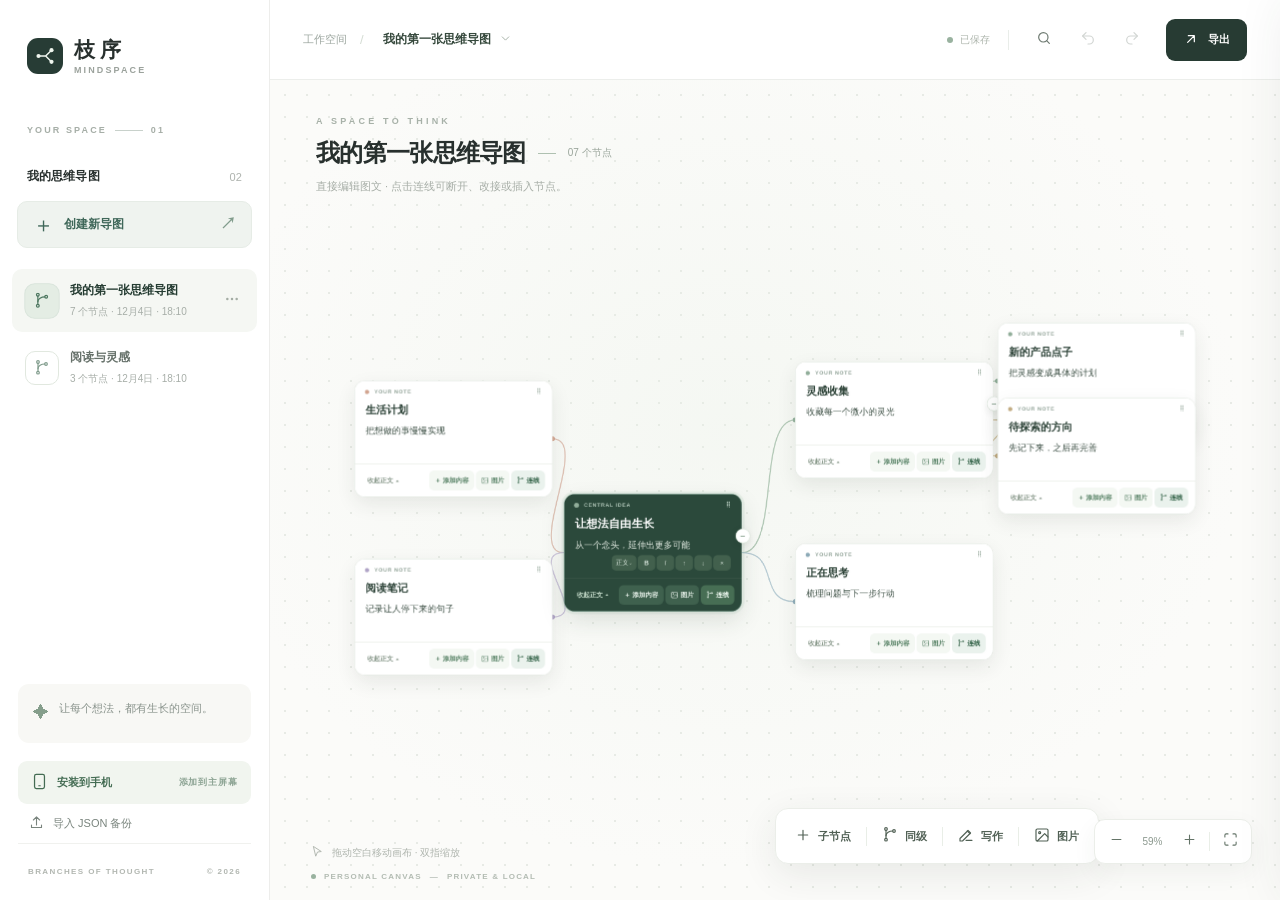
<file: zhixu/index.html>
<!doctype html>
<html lang="zh-CN">
<head>
  <meta charset="UTF-8" />
  <meta name="viewport" content="width=device-width,initial-scale=1,viewport-fit=cover,maximum-scale=1,user-scalable=no" />
  <meta name="theme-color" content="#f8f8f5" />
  <meta name="apple-mobile-web-app-capable" content="yes" />
  <meta name="apple-mobile-web-app-status-bar-style" content="default" />
  <meta name="apple-mobile-web-app-title" content="枝序" />
  <meta name="description" content="枝序 — 一个安静、自由的思维导图工作空间。" />
  <link rel="manifest" href="manifest.webmanifest" />
  <link rel="icon" href="assets/icon.svg" type="image/svg+xml" />
  <link rel="apple-touch-icon" href="assets/icon-192.png" />
  <link rel="stylesheet" href="styles.css" />
  <link rel="stylesheet" href="motion.css" />
  <link rel="stylesheet" href="mobile-v3.css" />
  <link rel="stylesheet" href="article-v11.css" />
  <link rel="stylesheet" href="link-v12.css" />
  <title>枝序 1.2 · Mindspace</title>
</head>
<body>
  <div id="app">
    <aside class="sidebar" id="sidebar">
      <div class="brand-area">
        <div class="brand-emblem" aria-hidden="true"><svg viewBox="0 0 40 40"><path d="M10 20H21M21 20L30 11M21 20L30 29"/><circle cx="10" cy="20" r="3.2"/><circle cx="30" cy="11" r="3.2"/><circle cx="30" cy="29" r="3.2"/></svg></div>
        <div class="brand-text"><span class="brand-cn">枝序</span><span class="brand-en">MINDSPACE</span></div>
        <button class="icon-btn sidebar-close mobile-only" id="close-sidebar" aria-label="关闭侧栏">×</button>
      </div>
      <div class="workspace-caption">YOUR SPACE <span class="caption-line"></span> 01</div>
      <div class="sidebar-section-head"><span>我的思维导图</span><span id="doc-count" class="section-count">0</span></div>
      <button class="new-map-btn" id="new-map-btn"><span class="small-plus">＋</span><span>创建新导图</span><span class="new-map-arrow">↗</span></button>
      <div id="doc-list" class="doc-list"></div>
      <div class="sidebar-bottom">
        <div class="small-help"><span class="help-star">✦</span><span>让每个想法，都有生长的空间。</span></div>
        <button id="install-app-btn" class="sidebar-text-btn install-app-btn"><span data-icon="smartphone"></span> 安装到手机 <span class="install-caption install-suffix">添加到主屏幕</span></button>
        <button id="import-btn" class="sidebar-text-btn"><span data-icon="upload"></span> 导入 JSON 备份</button>
        <div class="sidebar-footer">BRANCHES OF THOUGHT <span>© 2026</span></div>
      </div>
    </aside>
    <div id="sidebar-scrim" class="sidebar-scrim"></div>
    <div class="workspace">
      <header class="topbar">
        <div class="topbar-left">
          <button class="icon-btn mobile-only" id="menu-btn" title="打开导图列表" aria-label="打开导图列表"><span data-icon="menu"></span></button>
          <span class="top-crumb">工作空间</span><span class="top-divider">/</span>
          <button class="title-button" id="rename-btn" title="重命名导图"><span id="header-title">我的思维导图</span><span data-icon="chevron-down"></span></button>
        </div>
        <div class="topbar-right">
          <span class="saved-state"><span class="saved-dot"></span><span id="save-label">已保存</span></span>
          <span class="top-separator"></span>
          <button class="icon-btn hide-small" id="search-btn" title="搜索节点" aria-label="搜索节点"><span data-icon="search"></span></button>
          <button class="icon-btn" id="undo-btn" title="撤销 Ctrl+Z" aria-label="撤销"><span data-icon="undo"></span></button>
          <button class="icon-btn" id="redo-btn" title="重做 Ctrl+Shift+Z" aria-label="重做"><span data-icon="redo"></span></button>
          <button class="export-btn" id="export-btn"><span data-icon="arrow-up-right"></span><span>导出</span></button>
        </div>
      </header>
      <main class="board-frame">
        <div class="canvas-header">
          <div class="eyebrow">A SPACE TO THINK</div>
          <div class="canvas-title-row"><h1 id="canvas-title">我的思维导图</h1><span class="small-accent-line"></span><span class="node-counter" id="node-count">07 个节点</span></div>
          <p class="canvas-description">直接编辑图文 · 点击连线可断开、改接或插入节点。</p>
        </div>
        <div class="board" id="board" aria-label="思维导图画布">
          <div class="canvas-content" id="canvas-content">
            <svg id="connectors" class="connectors" viewBox="-5000 -5000 10000 10000" xmlns="http://www.w3.org/2000/svg"></svg>
            <div id="nodes-layer"></div>
          </div>
          <div class="canvas-hint" id="canvas-hint"><span data-icon="mouse-pointer"></span> 拖动空白移动画布 · 双指缩放</div>
          <div class="float-tools" id="float-tools">
            <button title="新建子节点" id="add-child-btn"><span data-icon="plus"></span><span>子节点</span></button>
            <span class="tool-divider"></span>
            <button title="新建同级节点" id="add-sibling-btn"><span data-icon="git-branch"></span><span>同级</span></button>
            <span class="tool-divider"></span>
            <button title="直接编辑选中节点" id="edit-selected-btn"><span data-icon="edit-3"></span><span>写作</span></button>
            <span class="tool-divider"></span>
            <button title="插入图片" id="add-image-btn"><span data-icon="image"></span><span>图片</span></button>
          </div>
          <div class="zoom-control">
            <button id="zoom-out-btn" title="缩小"><span data-icon="minus"></span></button>
            <span id="zoom-label">100%</span>
            <button id="zoom-in-btn" title="放大"><span data-icon="plus"></span></button>
            <span class="zoom-divider"></span>
            <button id="fit-btn" title="适应画布"><span data-icon="maximize"></span></button>
          </div>
          <div class="board-bottom-left"><span class="presence-dot"></span> PERSONAL CANVAS <span>—</span> PRIVATE & LOCAL</div>
        </div>
      </main>
    </div>

    <aside class="inspector" id="inspector" aria-label="节点编辑器">
      <div class="inspector-head"><div><div class="inspector-eyebrow">NODE EDITOR</div><h2>编辑想法</h2></div><button class="icon-btn" id="close-inspector" aria-label="关闭编辑器"><span data-icon="x"></span></button></div>
      <div class="inspector-scroll">
        <div class="field-block"><label for="node-title-input">节点标题 <span>01</span></label><input id="node-title-input" class="editor-input" maxlength="90" placeholder="为这个想法命名" /></div>
        <div class="field-block"><label for="node-note-input">详细内容 <span>02</span></label><textarea id="node-note-input" class="editor-textarea" maxlength="12000" placeholder="写下你的思考、灵感或待办事项…"></textarea><div class="field-caption">支持多行文字 · 自动保存</div></div>
        <div class="field-block"><label>主题颜色 <span>03</span></label><div id="color-palette" class="color-palette"></div></div>
        <div class="field-block"><label>图片附件 <span>04</span></label><div id="image-list" class="image-list"></div><button class="upload-image" id="editor-image-btn"><span data-icon="image-plus"></span><span>添加图片</span><span class="upload-hint">JPG / PNG / WEBP</span></button></div>
        <div class="field-block"><label>结构 <span>05</span></label><div class="inspector-actions"><button id="editor-child-btn"><span data-icon="plus-circle"></span> 添加子节点</button><button id="editor-sibling-btn"><span data-icon="git-branch"></span> 添加同级</button></div></div>
      </div>
      <div class="inspector-foot"><button id="delete-node-btn" class="delete-btn"><span data-icon="trash"></span> 删除节点</button><span>更改将自动保存</span></div>
    </aside>
    <div class="inspector-scrim" id="inspector-scrim"></div>
    <input id="image-input" type="file" accept="image/*" multiple style="position:fixed;left:-9999px;opacity:0;width:1px;height:1px" />
    <input id="import-input" type="file" accept="application/json,.json" hidden />
    <div id="modal-root"></div>
    <div id="toast" role="status" aria-live="polite"></div>
  </div>
  <script src="motion.js" defer></script>
  <script src="link-v12.js" defer></script>
  <script src="app.js" defer></script>
</body>
</html>
</file>
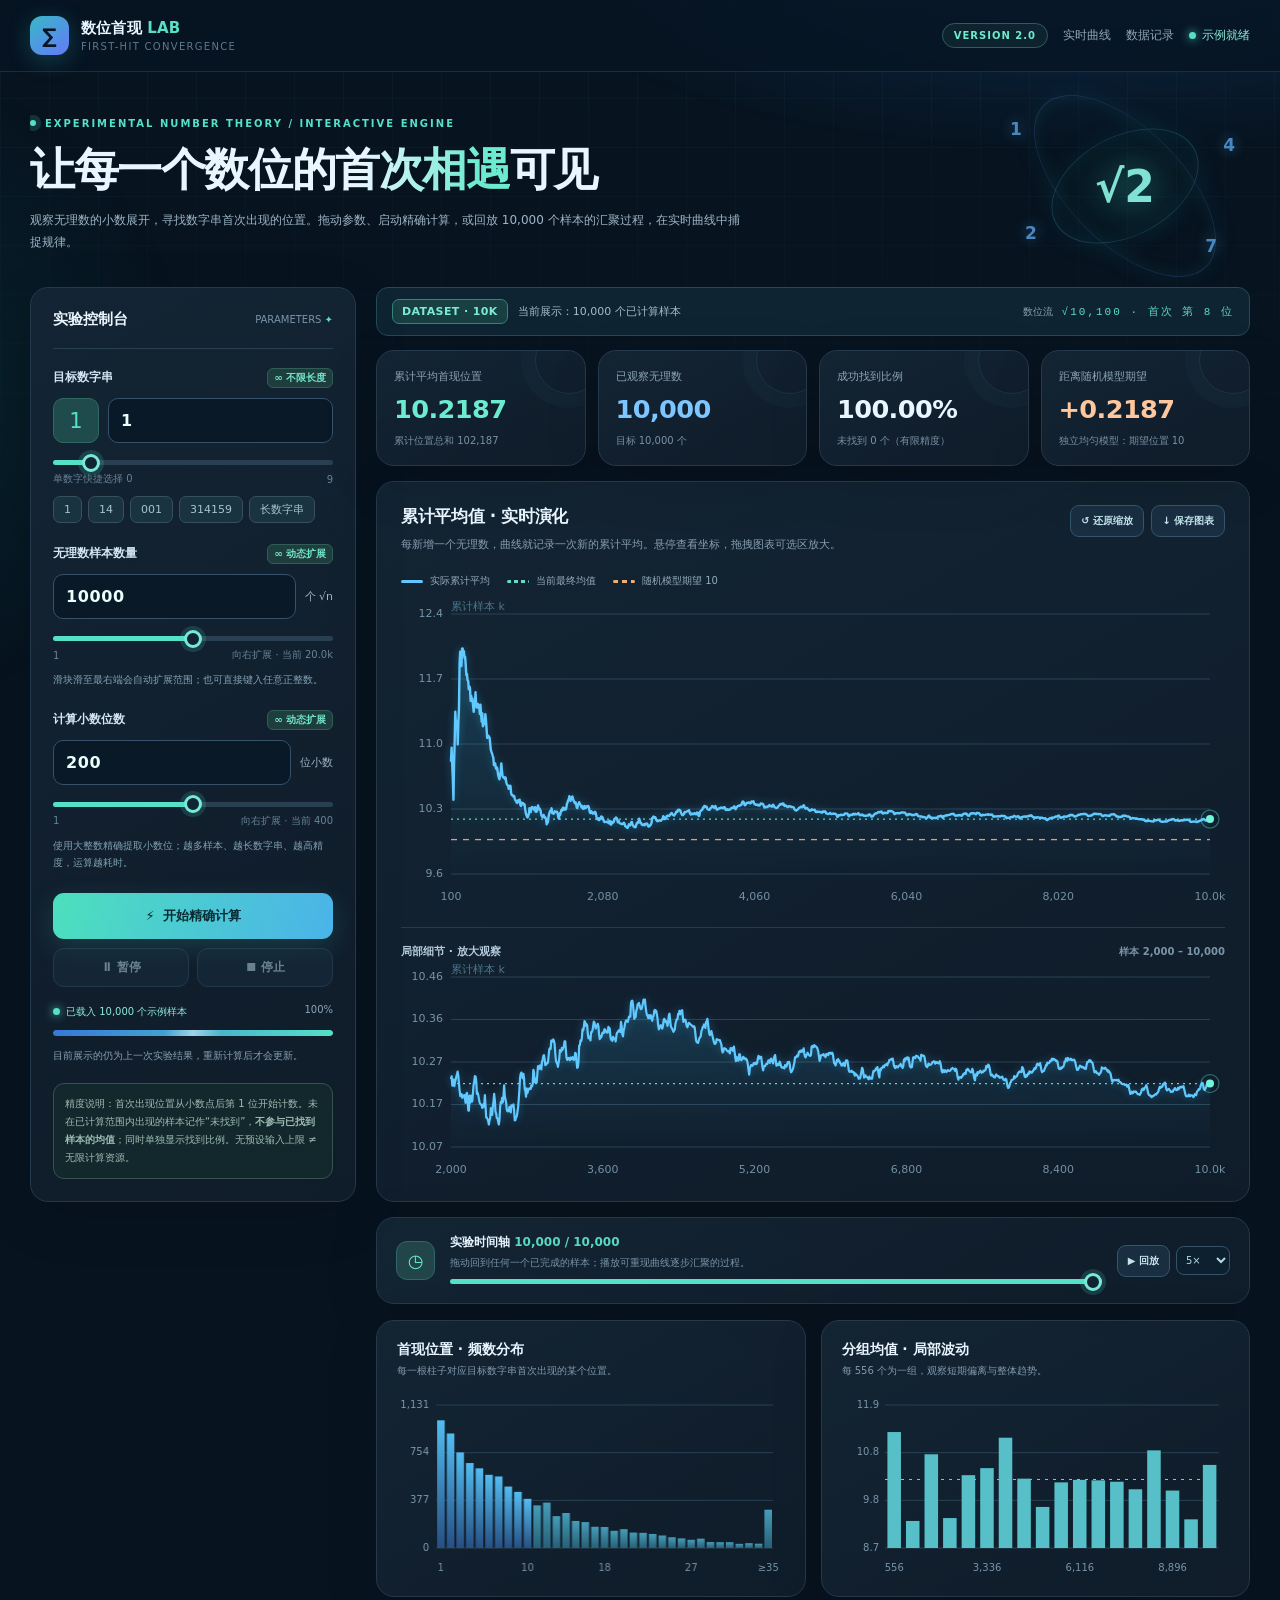
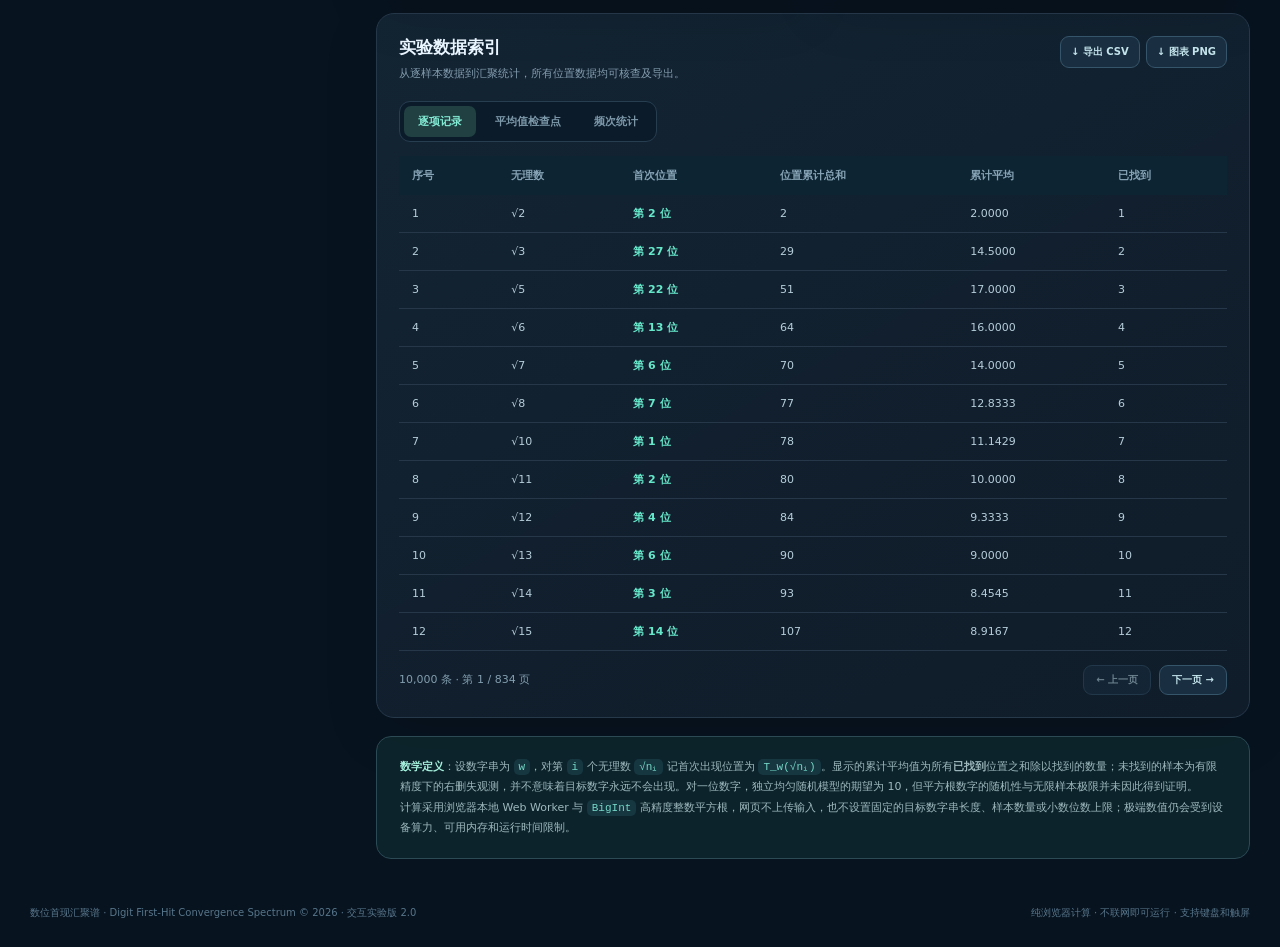
<file: digit-first-hit-lab/v2/index.html>
<!DOCTYPE html>
<html lang="zh-CN">
<head>
<meta charset="UTF-8">
<meta name="viewport" content="width=device-width, initial-scale=1">
<meta name="theme-color" content="#081421">
<meta name="description" content="数位首现汇聚谱 2.0：无固定输入上限的高精度数学实验室，可交互观察无理数小数位首次命中与累计平均曲线。">
<title>数位首现 2.0 · 动态数学实验室</title>
<style>
:root{--bg:#07131f;--panel:#101e2c;--panel2:#142433;--edge:#26394b;--white:#e9f5ff;--muted:#8fa6b7;--dim:#5f798e;--mint:#55e0c8;--cyan:#4daff5;--blue:#5478f2;--amber:#ffbe7e;--danger:#ed8299;--font:Inter,"SF Pro Display","PingFang SC","Microsoft YaHei",system-ui,sans-serif}
*{box-sizing:border-box}html{scroll-behavior:smooth}body{margin:0;background:var(--bg);color:var(--white);font-family:var(--font);font-size:14px}body::before{content:'';position:fixed;z-index:-2;inset:0;background:radial-gradient(ellipse 45% 22% at 85% -5%,#16477e77,transparent),radial-gradient(ellipse 30% 38% at -15% 43%,#063d4177,transparent)}body::after{content:'';position:fixed;z-index:-1;inset:0;background-image:linear-gradient(#6bc7de0b 1px,transparent 1px),linear-gradient(90deg,#6bc7de0b 1px,transparent 1px);background-size:49px 49px;mask-image:linear-gradient(to bottom,black,transparent 72%);pointer-events:none}button,input,select{font:inherit}button{cursor:pointer}button:disabled{cursor:not-allowed;opacity:.5}a{color:var(--mint);text-decoration:none}button:focus-visible,input:focus-visible,select:focus-visible{outline:2px solid #81f4d6;outline-offset:3px}::selection{background:#35bda866;color:white}.wrap{max-width:1540px;margin:auto;padding:0 30px}.siteHeader{height:72px;border-bottom:1px solid #2940529a;background:#071522cb;backdrop-filter:blur(15px);position:sticky;top:0;z-index:30}.headerInner{height:100%;display:flex;align-items:center;justify-content:space-between;gap:20px}.logo{display:flex;align-items:center;gap:12px}.logoMark{display:grid;place-items:center;height:39px;width:39px;border-radius:12px;background:linear-gradient(140deg,#37b8c6,#647af9);box-shadow:0 5px 25px #39d2d93e;color:#081321;font-weight:900;font-size:20px}.logoTitle{font-size:15px;font-weight:820;letter-spacing:.2px}.logoSub{font-size:10px;color:var(--dim);margin-top:3px;letter-spacing:1.3px}.headerEnd{display:flex;align-items:center;gap:15px;font-size:12px;color:var(--muted)}.version{border:1px solid #315b61;background:#1c404352;color:#6febce;padding:6px 11px;border-radius:100px;font-weight:750;font-size:10px;letter-spacing:1px}.headerLink{color:var(--muted)}.hero{min-height:194px;position:relative;padding:39px 0 26px;display:flex;align-items:center;justify-content:space-between;overflow:hidden}.heroCopy{position:relative;z-index:2}.kicker{letter-spacing:2px;text-transform:uppercase;color:var(--mint);font-weight:750;font-size:10px;display:flex;align-items:center;gap:9px}.kicker:before{content:'';height:6px;width:6px;background:var(--mint);border-radius:50%;box-shadow:0 0 0 5px #55e0c829;animation:blinker 2s infinite}.hero h1{font-size:clamp(26px,3.5vw,46px);letter-spacing:-1.4px;font-weight:850;line-height:1.2;margin:14px 0 12px}.hero h1 span{background:linear-gradient(95deg,#eaf6ff 15%,#6cebd1 80%);-webkit-background-clip:text;background-clip:text;color:transparent}.hero p{font-size:12px;color:#9eb5c6;max-width:710px;line-height:1.9;margin:0}.orbit{width:250px;height:150px;position:relative;flex:0 0 250px;opacity:.92}.orbitRing{position:absolute;left:50%;top:50%;width:158px;height:158px;margin-left:-79px;margin-top:-79px;border:1px solid #52b8d144;border-radius:50%;transform:rotate(-28deg) scaleY(.63);box-shadow:0 0 45px #2bb6d016,inset 0 0 30px #39c5b71a}.orbitRing:nth-child(2){width:230px;height:230px;margin:-115px 0 0 -115px;border-color:#6386e744;transform:rotate(45deg) scaleY(.5);animation:orbitMove 18s linear infinite}.orbitCore{position:absolute;inset:0;display:grid;place-items:center;font-size:44px;font-weight:900;color:#8bf4e4;text-shadow:0 0 40px #3dddc1;animation:float 5s ease-in-out infinite}.orbDigit{position:absolute;color:#4e93d1;font-size:17px;font-weight:750;text-shadow:0 0 15px #6dbfff88;animation:float 4s ease-in-out infinite}.orbDigit.a{top:8px;left:10px}.orbDigit.b{right:15px;top:24px;animation-delay:-1.3s}.orbDigit.c{right:33px;bottom:5px;animation-delay:-2.4s}.orbDigit.d{left:25px;bottom:18px;animation-delay:-3.2s}.mainGrid{display:grid;grid-template-columns:minmax(290px,326px) minmax(0,1fr);align-items:start;gap:20px}.panel{background:linear-gradient(150deg,#142535f0,#101d2af5);border:1px solid var(--edge);border-radius:18px;box-shadow:0 15px 55px #0000001d}.sidebar{position:sticky;top:87px;padding:22px}.panelHeading{display:flex;justify-content:space-between;align-items:center;gap:10px}.panelHeading h2{font-size:15px;font-weight:800;margin:0}.smallMeta{font-size:10px;color:#7b95a8}.tinyIcon{color:var(--mint)}.rule{height:1px;background:#294051;margin:19px 0}.formGroup{margin-bottom:21px}.formLabel{display:flex;justify-content:space-between;align-items:baseline;gap:10px;color:#d5e6f3;font-weight:760;font-size:12px;margin-bottom:10px}.hint{color:var(--dim);font-size:10px;font-weight:500}.inputControl{display:flex;gap:9px}.patternInput,.plainInput{width:100%;min-width:0;color:#e9fffb;border:1px solid #35526a;background:#0a1928;outline:0;border-radius:10px;padding:12px 12px;font-weight:730;font-size:16px;letter-spacing:.6px;transition:all .2s}.patternInput:focus,.plainInput:focus{border-color:#58d9c1;box-shadow:0 0 0 3px #38c7c41c}.patternInput::placeholder,.plainInput::placeholder{color:#587487}.patternInput{letter-spacing:2px}.prefixIcon{width:46px;display:grid;place-items:center;background:#204b4c;border:1px solid #316962;border-radius:10px;font-size:21px;color:var(--mint);flex:none}.quickPicks{display:flex;flex-wrap:wrap;gap:6px;margin-top:10px}.chip{background:#1a3341;border:1px solid #35505e;color:#a4c4d2;border-radius:7px;padding:5px 10px;font-size:11px}.chip:hover{background:#245364;border-color:#55b4ab;color:white}.dualInput{display:flex;gap:9px;align-items:center}.dualInput .plainInput{flex:1}.unit{font-size:11px;color:#a4b6c5;white-space:nowrap}.slider{appearance:none;width:100%;height:5px;border-radius:10px;background:linear-gradient(to right,var(--mint) 0,var(--mint) var(--fill,60%),#294052 var(--fill,60%),#294052 100%);outline:none;margin:17px 0 7px}.slider::-webkit-slider-thumb{appearance:none;width:18px;height:18px;border:3px solid #78e9d7;background:#102533;box-shadow:0 0 0 4px #4de1ce28;border-radius:50%;transition:transform .16s}.slider::-webkit-slider-thumb:hover{transform:scale(1.17)}.slider::-moz-range-thumb{width:14px;height:14px;border:3px solid #78e9d7;background:#102533;border-radius:50%}.sliderEnds{display:flex;align-items:center;justify-content:space-between;color:#668498;font-size:10px}.miniNote{font-size:10px;color:#82a3b5;line-height:1.75;margin-top:9px}.unlimited{display:inline-flex;align-items:center;gap:5px;background:#1d3e3c;border:1px solid #315d57;border-radius:6px;color:#73e4cc;padding:2px 6px;font-size:10px}.btn{border:1px solid var(--edge);border-radius:11px;padding:10px 14px;display:inline-flex;align-items:center;justify-content:center;gap:8px;font-weight:760;font-size:12px;transition:background .17s,transform .15s,border .17s}.btn:hover:not(:disabled){transform:translateY(-1px)}.btnPrimary{width:100%;background:linear-gradient(105deg,#4ce0bd,#4bb3e9);color:#082a32;border:0;padding:14px 15px;box-shadow:0 8px 26px #3ecfbb2e;font-size:13px}.btnPrimary:hover:not(:disabled){background:linear-gradient(105deg,#7cf0d8,#76c8f7)}.btnSecond{background:#192e40;color:#c4e4ec;border-color:#35556a}.btnSecond:hover:not(:disabled){background:#204155}.btnThin{padding:8px 10px;font-size:10px;border-radius:9px}.runRow{display:flex;gap:8px;margin-top:9px}.runRow .btn{flex:1}.progressShell{margin-top:17px;position:relative}.progressTop{display:flex;justify-content:space-between;gap:8px;font-size:10px;color:#8ba7b9;min-height:16px}.track{height:6px;background:#233749;border-radius:10px;overflow:hidden;margin-top:10px}.fill{height:100%;width:100%;background:linear-gradient(90deg,#3777d7,#54e1c7);border-radius:10px;transition:width .25s;position:relative}.fill:after{content:'';position:absolute;inset:0;background:linear-gradient(100deg,transparent 40%,#ffffff7d 50%,transparent 60%);animation:sweep 1.7s linear infinite}.progressSub{margin-top:11px;color:#88a1b3;font-size:10px;line-height:1.7}.statusPill{display:inline-flex;align-items:center;gap:6px;color:#8cebd8}.statusDot{width:7px;height:7px;background:var(--mint);border-radius:50%;box-shadow:0 0 10px var(--mint)}.statusDot.running{animation:blinker 1s infinite}.sidebarFooter{font-size:10px;line-height:1.8;border:1px solid #36534d;background:#14363175;border-radius:11px;padding:11px;color:#9fbcb2;margin-top:19px}.workspace{min-width:0}.liveStrip{display:flex;gap:11px;align-items:center;justify-content:space-between;padding:11px 15px;margin-bottom:14px;background:#0f2432;border:1px solid #28475a;border-radius:12px}.liveLeft{display:flex;align-items:center;gap:10px;font-size:11px;color:#a3bbca}.liveBubble{border:1px solid #39817a;background:#183f42;color:#7cead4;border-radius:7px;padding:5px 9px;font-weight:800;letter-spacing:.4px}.liveRight{display:flex;align-items:center;gap:9px;color:#86a0b3;font-size:10px}.streamDigits{font-family:ui-monospace,Consolas,monospace;color:#5ddac5;max-width:270px;overflow:hidden;text-overflow:ellipsis;white-space:nowrap;font-size:11px;letter-spacing:2px}.metricGrid{display:grid;grid-template-columns:repeat(4,minmax(0,1fr));gap:12px;margin-bottom:15px}.metric{padding:18px 17px 16px;position:relative;overflow:hidden;min-height:116px}.metric::after{content:'';position:absolute;width:66px;height:66px;border:1px solid #3e7e8b36;border-radius:50%;right:-18px;top:-25px;box-shadow:0 0 0 14px #2e788610}.metricLabel{color:#8ca5b6;font-size:11px;margin-bottom:10px}.metricValue{font-weight:850;font-size:clamp(20px,2vw,29px);letter-spacing:-.6px;line-height:1.2;overflow:hidden;text-overflow:ellipsis;font-variant-numeric:tabular-nums}.metricValue.cyan{color:#7cc7ff}.metricValue.mint{color:#6bebcf}.metricValue.amber{color:#ffc79b}.metricFoot{font-size:10px;color:#7992a5;margin-top:9px}.chartPanel{padding:23px 24px 19px;margin-bottom:15px}.chartHead{display:flex;align-items:flex-start;justify-content:space-between;gap:12px}.chartTitle{font-size:17px;font-weight:830;letter-spacing:-.35px;margin:0 0 7px}.chartSub{font-size:11px;color:#879fb0;line-height:1.75;margin:0}.chartHeadActions{display:flex;gap:7px;align-items:center}.legend{display:flex;gap:17px;flex-wrap:wrap;margin:20px 0 8px;color:#94acbd;font-size:10px}.legendItem{display:flex;align-items:center;gap:7px}.lineIcon{height:3px;width:22px;border-radius:5px;background:#61c6ff}.lineIcon.dotted{background:repeating-linear-gradient(to right,#63ddc6 0 4px,transparent 4px 7px)}.lineIcon.orange{background:repeating-linear-gradient(to right,#f1ad70 0 5px,transparent 5px 9px)}.chartFrame{height:313px;position:relative;touch-action:pan-y;user-select:none}.chartFrame.small{height:223px}.canvas{display:block;width:100%;height:100%}.chartTooltip{display:none;position:absolute;z-index:11;pointer-events:none;min-width:140px;background:#04121df2;border:1px solid #3e6574;padding:11px 13px;border-radius:10px;box-shadow:0 12px 26px #0007;font-size:11px;line-height:1.7;color:#bcdae6}.chartTooltip b{color:#76efda}.chartTooltip .ttKey{color:#6f92a7}.brushOverlay{position:absolute;inset:0;pointer-events:none}.brushRect{position:absolute;display:none;background:#58d9c528;border:1px solid #7ff1de;border-radius:4px}.splitLine{height:1px;background:#273c4b;margin:18px 0 16px}.secondaryPlotHeader{display:flex;justify-content:space-between;align-items:center;gap:10px;font-size:11px;color:#b5cdde;font-weight:760}.replayPanel{padding:16px 19px;margin-bottom:16px;display:grid;grid-template-columns:auto minmax(0,1fr) auto;gap:15px;align-items:center}.replayBadge{display:grid;place-items:center;width:39px;height:39px;background:#214548;color:#6cebd1;border:1px solid #31666a;border-radius:11px;font-size:18px}.replayTitle{font-size:12px;font-weight:760}.replayDesc{font-size:10px;color:#7894a8;margin-top:5px}.timeSlider{margin:9px 0 0;width:100%}.replayControls{display:flex;gap:6px;align-items:center}.miniSelect{color:#b6d7e4;background:#0c2030;border:1px solid #365269;border-radius:8px;padding:7px 5px;font-size:10px}.doublePanels{display:grid;grid-template-columns:1fr 1fr;gap:15px;margin-bottom:16px}.miniPanel{padding:20px;min-width:0}.miniPanel h3{font-size:14px;font-weight:760;margin:0 0 5px}.miniPanel p{font-size:10px;color:#809bad;margin:0 0 12px}.miniFrame{height:186px;position:relative}.tablePanel{padding:22px;margin-bottom:18px}.sectionTop{display:flex;justify-content:space-between;gap:12px;align-items:flex-start}.sectionTop h2{font-size:17px;margin:0 0 6px}.sectionTop p{font-size:11px;color:#839eaf;margin:0;line-height:1.7}.tableActions{display:flex;gap:6px;flex-wrap:wrap}.tabs{display:flex;gap:5px;margin-top:17px;padding:4px;background:#0b1b2a;border:1px solid #263e50;border-radius:11px;width:max-content}.tab{border:0;background:transparent;color:#7c98a9;border-radius:7px;padding:8px 14px;font-size:11px;font-weight:700}.tab.active{color:#83ead4;background:#204042}.scrollTable{margin-top:14px;overflow-x:auto}.statsTable{border-collapse:collapse;width:100%;white-space:nowrap;text-align:left;font-size:11px}.statsTable thead{background:#0d2433}.statsTable th{color:#87a4b6;padding:12px 13px;font-weight:710}.statsTable td{color:#b6ceda;padding:11px 13px;border-bottom:1px solid #253748}.statsTable tr:hover td{background:#1b354350}.statsTable td.hit{color:#66e8cb;font-weight:780}.statsTable td.miss{color:#e7aa80}.pagination{display:flex;gap:10px;align-items:center;justify-content:space-between;margin-top:14px;color:#829eaf;font-size:11px}.pagination button{padding:7px 12px}.explain{padding:20px 23px;margin-bottom:40px;border:1px solid #2b4a54;background:#102c32ab;border-radius:15px;line-height:1.85;color:#9fb9bf;font-size:11px}.explain strong{color:#a5f0dd}.explain code{background:#173740;padding:2px 5px;border-radius:5px;color:#74d7c7}.footer{padding:7px 0 27px;display:flex;align-items:center;justify-content:space-between;gap:18px;color:#57758a;font-size:10px}.toaster{position:fixed;right:20px;bottom:22px;z-index:60;background:#1a4143;border:1px solid #4fafa1;color:#d6fbf3;padding:13px 17px;border-radius:12px;box-shadow:0 12px 35px #0008;font-size:12px;max-width:350px;opacity:0;transform:translateY(20px);pointer-events:none;transition:all .28s}.toaster.on{opacity:1;transform:translateY(0)}
@keyframes blinker{50%{opacity:.38;box-shadow:0 0 0 8px #55e0c814}}@keyframes float{50%{transform:translateY(-9px)}}@keyframes orbitMove{to{transform:rotate(405deg) scaleY(.5)}}@keyframes sweep{to{transform:translateX(210%)}}@keyframes glint{50%{box-shadow:0 0 14px #51decf60}}
@media(max-width:1200px){.wrap{padding:0 20px}.metric{padding:16px 11px}.metricFoot{font-size:9px}.hero{min-height:180px}}@media(max-width:1050px){.mainGrid{grid-template-columns:1fr}.sidebar{position:static;display:grid;grid-template-columns:repeat(2,minmax(0,1fr));gap:0 20px}.sidebar .panelHeading,.sidebar .rule,.sidebar .controlsFooter,.sidebar .sidebarFooter{grid-column:1/-1}.sidebar .rule{margin:15px 0}.formGroup{margin-bottom:16px}}@media(max-width:700px){.siteHeader{height:63px}.headerEnd{gap:7px}.headerLink,.logoSub{display:none}.hero{padding:26px 0 23px}.hero h1{font-size:28px}.orbit{display:none}.sidebar{grid-template-columns:1fr;padding:19px}.metricGrid{grid-template-columns:repeat(2,minmax(0,1fr));gap:9px}.metric{min-height:111px}.metricValue{font-size:24px}.chartPanel,.tablePanel{padding:17px 12px}.chartFrame{height:260px}.chartFrame.small{height:191px}.chartHead{flex-wrap:wrap}.legend{gap:10px}.replayPanel{grid-template-columns:36px 1fr;gap:9px;padding:14px}.replayControls{grid-column:2}.doublePanels{grid-template-columns:1fr}.liveRight{display:none}.sectionTop{flex-wrap:wrap}.footer{flex-wrap:wrap}}@media(prefers-reduced-motion:reduce){*,*:before,*:after{animation-duration:.01ms!important;transition-duration:.01ms!important;scroll-behavior:auto!important}}
</style>
</head>
<body>
<header class="siteHeader"><div class="wrap headerInner"><div class="logo"><div class="logoMark">∑</div><div><div class="logoTitle">数位首现 <span style="color:#5bdec6">LAB</span></div><div class="logoSub">FIRST-HIT CONVERGENCE</div></div></div><div class="headerEnd"><span class="version">VERSION 2.0</span><a href="#visual" class="headerLink">实时曲线</a><a href="#records" class="headerLink">数据记录</a><span class="statusPill"><span class="statusDot" id="headerDot"></span><span id="headerStatus">示例就绪</span></span></div></div></header>
<div class="wrap">
<section class="hero"><div class="heroCopy"><div class="kicker">EXPERIMENTAL NUMBER THEORY / INTERACTIVE ENGINE</div><h1>让每一个数位的<span>首次相遇</span>可见</h1><p>观察无理数的小数展开，寻找数字串首次出现的位置。拖动参数、启动精确计算，或回放 10,000 个样本的汇聚过程，在实时曲线中捕捉规律。</p></div><div class="orbit" aria-hidden="true"><div class="orbitRing"></div><div class="orbitRing"></div><div class="orbitCore">√2</div><span class="orbDigit a">1</span><span class="orbDigit b">4</span><span class="orbDigit c">7</span><span class="orbDigit d">2</span></div></section>
<div class="mainGrid"><aside class="panel sidebar" aria-label="实验参数设置"><div class="panelHeading"><h2>实验控制台</h2><span class="smallMeta">PARAMETERS <span class="tinyIcon">✦</span></span></div><div class="rule"></div>
<div class="formGroup"><label class="formLabel" for="pattern">目标数字串 <span class="unlimited">∞ 不限长度</span></label><div class="inputControl"><div class="prefixIcon" id="patternIcon">1</div><input class="patternInput" id="pattern" type="text" inputmode="numeric" spellcheck="false" value="1" autocomplete="off" placeholder="输入任意长度的数字串" aria-label="目标数字串，长度不限"></div><input class="slider" id="digitSlider" type="range" min="0" max="9" step="1" value="1" aria-label="单个目标数字滑块"><div class="sliderEnds"><span>单数字快捷选择 0</span><span>9</span></div><div class="quickPicks"><button class="chip" data-pattern="1">1</button><button class="chip" data-pattern="14">14</button><button class="chip" data-pattern="001">001</button><button class="chip" data-pattern="314159">314159</button><button class="chip" data-pattern="12345678901234567890">长数字串</button></div></div>
<div class="formGroup"><label class="formLabel" for="sampleCount">无理数样本数量 <span class="unlimited">∞ 动态扩展</span></label><div class="dualInput"><input class="plainInput" id="sampleCount" type="text" inputmode="numeric" value="10000" aria-label="样本数量，无预设上限"><span class="unit">个 √n</span></div><input class="slider" id="sampleSlider" type="range" min="1" max="10000" value="10000" step="1" aria-label="样本数可扩展滑块"><div class="sliderEnds"><span>1</span><span id="sampleSliderMax">向右可扩展 →</span></div><div class="miniNote">滑块滑至最右端会自动扩展范围；也可直接键入任意正整数。</div></div>
<div class="formGroup"><label class="formLabel" for="precision">计算小数位数 <span class="unlimited">∞ 动态扩展</span></label><div class="dualInput"><input class="plainInput" id="precision" type="text" inputmode="numeric" value="200" aria-label="计算小数位数，无预设上限"><span class="unit">位小数</span></div><input class="slider" id="precisionSlider" type="range" min="1" max="200" value="200" step="1" aria-label="计算小数位数可扩展滑块"><div class="sliderEnds"><span>1</span><span id="precisionSliderMax">向右可扩展 →</span></div><div class="miniNote">使用大整数精确提取小数位；越多样本、越长数字串、越高精度，运算越耗时。</div></div>
<div class="controlsFooter"><button class="btn btnPrimary" id="startBtn">⚡ <span id="startLabel">开始精确计算</span></button><div class="runRow"><button class="btn btnSecond" id="pauseBtn" disabled>⏸ 暂停</button><button class="btn btnSecond" id="stopBtn" disabled>⏹ 停止</button></div><div class="progressShell"><div class="progressTop"><span class="statusPill"><span class="statusDot" id="progressDot"></span><span id="statusText">已载入 10,000 个示例样本</span></span><span id="progressText">100%</span></div><div class="track"><div class="fill" id="progressFill"></div></div><div class="progressSub" id="progressSub">初始数据：目标 1，√2、√3、√5……，200 位小数。</div></div></div>
<div class="sidebarFooter">精度说明：首次出现位置从小数点后第 1 位开始计数。未在已计算范围内出现的样本记作“未找到”，<b>不参与已找到样本的均值</b>；同时单独显示找到比例。无预设输入上限 ≠ 无限计算资源。</div></aside>
<main class="workspace"><div class="liveStrip"><div class="liveLeft"><span class="liveBubble" id="runBadge">DATASET · 10K</span><span id="streamLabel">当前展示：10,000 个已计算样本</span></div><div class="liveRight"><span>数位流</span><span class="streamDigits" id="digitStream">1414213562373095048801688724…</span></div></div>
<div class="metricGrid"><div class="panel metric"><div class="metricLabel">累计平均首现位置</div><div class="metricValue mint" id="meanValue">10.2187</div><div class="metricFoot" id="meanFoot">已找到样本的平均位置</div></div><div class="panel metric"><div class="metricLabel">已观察无理数</div><div class="metricValue cyan" id="countValue">10,000</div><div class="metricFoot" id="countFoot">目标 10,000 个</div></div><div class="panel metric"><div class="metricLabel">成功找到比例</div><div class="metricValue" id="foundValue">100.00%</div><div class="metricFoot" id="foundFoot">没有遗漏样本</div></div><div class="panel metric"><div class="metricLabel">距离随机模型期望</div><div class="metricValue amber" id="deltaValue">+0.2187</div><div class="metricFoot" id="deltaFoot">单个数字时，理论期望 10</div></div></div>
<section class="panel chartPanel" id="visual"><div class="chartHead"><div><h2 class="chartTitle">累计平均值 · 实时演化</h2><p class="chartSub">每新增一个无理数，曲线就记录一次新的累计平均。悬停查看坐标，拖拽图表可选区放大。</p></div><div class="chartHeadActions"><button class="btn btnSecond btnThin" id="resetZoom" title="恢复全部数据">↺ 还原缩放</button><button class="btn btnSecond btnThin" id="saveChart">↓ 保存图表</button></div></div><div class="legend"><span class="legendItem"><i class="lineIcon"></i> 实际累计平均</span><span class="legendItem"><i class="lineIcon dotted"></i> 当前最终均值</span><span class="legendItem" id="modelLegend"><i class="lineIcon orange"></i> 随机模型期望 10</span></div><div class="chartFrame" id="mainFrame"><canvas class="canvas" id="mainChart" aria-label="累计平均位置交互式折线图"></canvas><div class="brushOverlay"><div class="brushRect" id="brushRect"></div></div><div class="chartTooltip" id="mainTooltip"></div></div><div class="splitLine"></div><div class="secondaryPlotHeader"><span>局部细节 · 放大观察</span><span id="zoomLabel" class="smallMeta">样本 2,000 – 10,000</span></div><div class="chartFrame small" id="zoomFrame"><canvas class="canvas" id="zoomChart" aria-label="局部放大的累计平均位置折线图"></canvas><div class="chartTooltip" id="zoomTooltip"></div></div></section>
<section class="panel replayPanel" aria-label="时间轴回放"><div class="replayBadge">◷</div><div><div class="replayTitle">实验时间轴 <span style="color:#58d9bf" id="timelineLabel">10,000 / 10,000</span></div><div class="replayDesc" id="timelineDesc">拖动回到任何一个已完成的样本；播放可重现曲线逐步汇聚的过程。</div><input type="range" class="slider timeSlider" id="timeline" min="0" max="1000" step="1" value="1000" aria-label="实验回放进度"></div><div class="replayControls"><button class="btn btnSecond btnThin" id="replayBtn" title="从头回放">▶ 回放</button><select class="miniSelect" id="speed" aria-label="回放速度"><option value="1">1×</option><option value="5" selected>5×</option><option value="20">20×</option><option value="60">60×</option></select></div></section>
<div class="doublePanels"><section class="panel miniPanel"><h3>首现位置 · 频数分布</h3><p>每一根柱子对应目标数字串首次出现的某个位置。</p><div class="miniFrame"><canvas class="canvas" id="histChart" aria-label="首现位置频数直方图"></canvas><div class="chartTooltip" id="histTooltip"></div></div></section><section class="panel miniPanel"><h3>分组均值 · 局部波动</h3><p id="blockTitle">将样本分组，比较局部平均与整体平均。</p><div class="miniFrame"><canvas class="canvas" id="blockChart" aria-label="样本分组平均值柱形图"></canvas><div class="chartTooltip" id="blockTooltip"></div></div></section></div>
<section class="panel tablePanel" id="records"><div class="sectionTop"><div><h2>实验数据索引</h2><p>从逐样本数据到汇聚统计，所有位置数据均可核查及导出。</p></div><div class="tableActions"><button class="btn btnSecond btnThin" id="exportCsv">↓ 导出 CSV</button><button class="btn btnSecond btnThin" id="exportSnapshot">↓ 图表 PNG</button></div></div><div class="tabs" role="tablist" aria-label="数据表格选择"><button class="tab active" data-tab="raw">逐项记录</button><button class="tab" data-tab="checkpoint">平均值检查点</button><button class="tab" data-tab="freq">频次统计</button></div><div class="scrollTable"><table class="statsTable"><thead id="thead"></thead><tbody id="tbody"></tbody></table></div><div class="pagination"><span id="pageInfo">—</span><div style="display:flex;gap:8px"><button class="btn btnSecond btnThin" id="pagePrev">← 上一页</button><button class="btn btnSecond btnThin" id="pageNext">下一页 →</button></div></div></section>
<div class="explain"><strong>数学定义</strong>：设数字串为 <code>w</code>，对第 <code>i</code> 个无理数 <code>√nᵢ</code> 记首次出现位置为 <code>T_w(√nᵢ)</code>。显示的累计平均值为所有<b>已找到</b>位置之和除以找到的数量；未找到的样本为有限精度下的右删失观测，并不意味着目标数字永远不会出现。对一位数字，独立均匀随机模型的期望为 10，但平方根数字的随机性与无限样本极限并未因此得到证明。<br>计算采用浏览器本地 Web Worker 与 <code>BigInt</code> 高精度整数平方根，网页不上传输入，也不设置固定的目标数字串长度、样本数量或小数位数上限；极端数值仍会受到设备算力、可用内存和运行时间限制。</div></main></div>
<footer class="footer"><span>数位首现汇聚谱 · Digit First-Hit Convergence Spectrum © 2026 · 交互实验版 2.0</span><span>纯浏览器计算 · 不联网即可运行 · 支持键盘和触屏</span></footer></div><div class="toaster" id="toast" role="status" aria-live="polite"></div>
<script>
'use strict';
const BASE64='[base64]/[base64]';
const $=id=>document.getElementById(id);
const format=n=>typeof n==='bigint'?n.toLocaleString('zh-CN'):Number(n).toLocaleString('zh-CN');
const compact=n=>{let x=Number(n);if(!Number.isFinite(x))return String(n);return x>=1e9?(x/1e9).toFixed(1)+'B':x>=1e6?(x/1e6).toFixed(1)+'M':x>=1e4?(x/1e3).toFixed(1)+'k':format(x)};
const clamp=(v,a,b)=>Math.max(a,Math.min(b,v));
const safeText=s=>String(s).replace(/[&<>"']/g,c=>({'&':'&amp;','<':'&lt;','>':'&gt;','"':'&quot;',"'":'&#39;'}[c]));
let rows=[],config={pattern:'1',count:10000n,precision:200},status='ready',worker=null,visibleN=0,replaying=false,replayFrame=0,replayTime=0,replaySpeed=5,focusedTab='raw',tablePage=0,brushStart=null,zoomSpan=null,toastTimer=null,lastUI=0,lastAnimation=0,chartLayout={},jobNumber=0;
let preloaded=Uint8Array.from(atob(BASE64),c=>c.charCodeAt(0));
const fmtAvg=v=>v===null?'—':Number(v).toFixed(4);
const workerScript=String.raw`
'use strict';
let job=null,active=false,paused=false,sample=0n,radicand=2n,root=1n,nextSquare=4n,totalFound=0n,sum=0n,buffer=[],scale=1n,factor=1n,pattern='',digits=200;
function intSqrt(n){if(n<2n)return n;let x=1n<<BigInt((n.toString(2).length+1)>>1);for(;;){let y=(x+n/x)>>1n;if(y>=x)return x;x=y;}}
function run(){if(!active||paused||!job)return;let stamp=performance.now(),limit=120;
try{while(active&&!paused&&sample<job.count&&limit-->0){if(radicand===nextSquare){root++;nextSquare=(root+1n)*(root+1n);radicand++;continue;}
let scaled=intSqrt(radicand*factor),frac=(scaled-root*scale).toString().padStart(digits,'0');
let position=frac.indexOf(pattern)+1;if(position){sum+=BigInt(position);totalFound++;}
sample++;buffer.push([sample.toString(),radicand.toString(),position,sum.toString(),totalFound.toString()]);radicand++;
if(performance.now()-stamp>20)break;
}
if(buffer.length){self.postMessage({type:'batch',batch:buffer,done:sample===job.count,progress:sample.toString(),jobId:job.id});buffer=[];}
if(sample>=job.count){active=false;self.postMessage({type:'done',jobId:job.id});return;}
if(active&&!paused)setTimeout(run,8);
}catch(err){active=false;self.postMessage({type:'error',message:String(err.message||err),jobId:job.id});}
}
self.onmessage=e=>{const v=e.data;
if(v.type==='start'){try{job={count:BigInt(v.count),id:v.jobId};pattern=v.pattern;digits=v.digits;scale=10n**BigInt(digits);factor=scale*scale;active=true;paused=false;sample=0n;radicand=2n;root=1n;nextSquare=4n;totalFound=0n;sum=0n;buffer=[];self.postMessage({type:'started',jobId:job.id});setTimeout(run,0);}catch(err){self.postMessage({type:'error',message:String(err.message||err),jobId:v.jobId});}}
else if(v.type==='pause'){paused=true;self.postMessage({type:'paused',jobId:job?.id});}
else if(v.type==='resume'&&active){if(paused){paused=false;setTimeout(run,0);}}
};
`;
function toast(msg){const t=$('toast');t.textContent=msg;t.classList.add('on');clearTimeout(toastTimer);toastTimer=setTimeout(()=>t.classList.remove('on'),4400);}
function parsePositive(id){const s=$(id).value.trim().replace(/[\s,，_]/g,'');if(!/^\d+$/.test(s))throw Error('请在「'+(id==='sampleCount'?'样本数量':'小数位数')+'」输入正整数。');let n=BigInt(s);if(n<1n)throw Error('样本数量和小数位数必须大于 0。');return n;}
function readConfig(){const p=$('pattern').value.trim();if(!/^\d+$/.test(p))throw Error('目标数字串只能由 0–9 组成，且不能为空。');const count=parsePositive('sampleCount'),digitsBig=parsePositive('precision');if(digitsBig>BigInt(Number.MAX_SAFE_INTEGER))throw Error('小数位数过大，超出浏览器能处理的字符串长度。请使用可实际计算的精度。');const precision=Number(digitsBig);if(p.length>precision)throw Error('小数精度必须至少等于目标数字串长度，否则无法查找完整数字串。');return {pattern:p,count,precision};}
function syncFill(slider){let lo=Number(slider.min),hi=Number(slider.max),v=Number(slider.value);slider.style.setProperty('--fill',`${clamp((v-lo)/(hi-lo)*100,0,100)}%`);}
function growSlider(slider,desired){let max=BigInt(slider.max);if(desired>=max){while(max<=desired){max*=2n;if(max>BigInt(Number.MAX_SAFE_INTEGER)){max=BigInt(Number.MAX_SAFE_INTEGER);break;}}if(max>BigInt(Number.MAX_SAFE_INTEGER))max=BigInt(Number.MAX_SAFE_INTEGER);slider.max=String(max);}let v=desired>max?max:desired;slider.value=String(v);syncFill(slider);}
function cleanNumericInput(id){const i=$(id);i.value=i.value.replace(/[^\d]/g,'');}
function markModified(){if(status==='running'||status==='paused')return;$('statusText').textContent='参数已修改，点击开始重新计算';$('progressSub').textContent='目前展示的仍为上一次实验结果，重新计算后才会更新。';}
function bind(){for(const p of document.querySelectorAll('[data-pattern]'))p.addEventListener('click',()=>{$('pattern').value=p.dataset.pattern;syncPattern();markModified();});
$('digitSlider').addEventListener('input',()=>{$('pattern').value=$('digitSlider').value;syncPattern();markModified();});
$('pattern').addEventListener('input',()=>{let s=$('pattern').value.replace(/[^\d]/g,'');if(s!==$('pattern').value)$('pattern').value=s;syncPattern();markModified();});
[['sampleCount','sampleSlider','sampleSliderMax'],['precision','precisionSlider','precisionSliderMax']].forEach(([input,sliderId,label])=>{const sl=$(sliderId);const inp=$(input);const update=()=>{cleanNumericInput(input);if(inp.value){let v=BigInt(inp.value);if(v>0n)growSlider(sl,v);}$(label).textContent=`向右扩展 · 当前 ${compact(sl.max)}`;markModified();};inp.addEventListener('input',update);sl.addEventListener('input',()=>{let v=BigInt(sl.value);if(v>=BigInt(sl.max)){let m=BigInt(sl.max)*2n;if(m<=BigInt(Number.MAX_SAFE_INTEGER))sl.max=String(m);}inp.value=String(v);syncFill(sl);$(label).textContent=`向右扩展 · 当前 ${compact(sl.max)}`;markModified();});update();});
$('startBtn').addEventListener('click',startExperiment);$('pauseBtn').addEventListener('click',togglePause);$('stopBtn').addEventListener('click',stopExperiment);
$('replayBtn').addEventListener('click',toggleReplay);$('timeline').addEventListener('input',()=>{replaying=false;setReplayButton();const n=Math.max(rows.length?1:0,Math.round(rows.length*Number($('timeline').value)/1000));visibleN=clamp(n,0,rows.length);zoomSpan=null;updateEverything();});$('speed').addEventListener('change',()=>replaySpeed=Number($('speed').value));
$('resetZoom').addEventListener('click',()=>{zoomSpan=null;drawCharts();});$('saveChart').addEventListener('click',exportPng);$('exportSnapshot').addEventListener('click',exportPng);$('exportCsv').addEventListener('click',exportCsv);
for(const t of document.querySelectorAll('[data-tab]'))t.addEventListener('click',()=>{focusedTab=t.dataset.tab;tablePage=0;for(const e of document.querySelectorAll('.tab'))e.classList.toggle('active',e===t);renderTable();});
$('pagePrev').addEventListener('click',()=>{tablePage=Math.max(0,tablePage-1);renderTable();});$('pageNext').addEventListener('click',()=>{tablePage++;renderTable();});
window.addEventListener('resize',()=>{drawCharts();drawHistogram();drawBlocks();});window.addEventListener('keydown',e=>{if(e.target.matches('input,select,textarea'))return;if(e.key==='Escape'&&zoomSpan){zoomSpan=null;drawCharts();}});
setupChartInteraction('mainChart','mainTooltip',true);setupChartInteraction('zoomChart','zoomTooltip',false);setupMiniInteraction();
}
function syncPattern(){let p=$('pattern').value;$('patternIcon').textContent=p.length===1?p:'∞';if(p.length===1)$('digitSlider').value=p;syncFill($('digitSlider'));}
function makeBaseline(){let n=2,root=1,next=4,sum=0,found=0;rows=[];for(let k=0;k<preloaded.length;k++){if(n===next){root++;next=(root+1)**2;n++;}let pos=preloaded[k];if(pos){sum+=pos;found++;}rows.push([String(k+1),String(n),pos,String(sum),String(found)]);n++;}visibleN=rows.length;status='ready';let total=preloaded.reduce((a,b)=>a+b,0);console.assert(total===102187,'示例数据校验不符');updateEverything();}
function setState(kind,detail){status=kind;const running=kind==='running',paused=kind==='paused';$('headerStatus').textContent=running?'计算中':paused?'已暂停':kind==='ready'?'示例就绪':kind==='done'?'计算完成':kind==='stopped'?'已停止':'待启动';$('headerDot').classList.toggle('running',running);$('progressDot').classList.toggle('running',running);$('runBadge').textContent=running?'LIVE · COMPUTING':paused?'PAUSED · ANALYSIS':kind==='ready'?'DATASET · 10K':kind==='done'?'ANALYSIS · DONE':'DATA · PARTIAL';$('startLabel').textContent=running||paused?'重新计算':'开始精确计算';$('pauseBtn').disabled=!(running||paused);$('stopBtn').disabled=!(running||paused);$('pauseBtn').textContent=paused?'▶ 继续':'⏸ 暂停';if(detail)$('statusText').textContent=detail;}
function startExperiment(){let c;try{c=readConfig();}catch(e){toast(e.message);return;}
stopWorker();replaying=false;setReplayButton();rows=[];visibleN=0;zoomSpan=null;config=c;tablePage=0;jobNumber++;let jid=jobNumber;setState('running','正在启动高精度计算…');$('progressFill').style.width='0%';$('progressText').textContent='0%';$('progressSub').textContent='后台工作线程正在逐项计算，网页可以继续互动。';updateEverything();
let url=URL.createObjectURL(new Blob([workerScript],{type:'text/javascript'}));worker=new Worker(url);worker._url=url;worker.onmessage=e=>{let m=e.data;if(m.jobId!==jid)return;if(m.type==='batch'){rows.push(...m.batch);visibleN=rows.length;let pct=Math.min(100,Number(BigInt(m.progress)*10000n/config.count)/100);$('progressFill').style.width=pct+'%';$('progressText').textContent=pct.toFixed(2)+'%';$('statusText').textContent=`已处理 ${format(rows.length)} 个 √n`;$('progressSub').textContent=`目标 ${safeText(config.pattern.slice(0,30))}${config.pattern.length>30?'…':''} · ${format(config.precision)} 位小数 · 已找到 ${format(rows.length?BigInt(rows[rows.length-1][4]):0n)} 个`;if(performance.now()-lastUI>90||m.done){updateEverything();lastUI=performance.now();}}else if(m.type==='done'){setState('done',`精确计算完成，共 ${format(rows.length)} 个样本`);visibleN=rows.length;updateEverything();toast('实验已完成，可以使用时间轴回放和导出结果。');}else if(m.type==='error'){setState('stopped','计算失败，已保留部分数据');toast('计算失败：'+m.message);stopWorker();updateEverything();}};
worker.onerror=e=>{setState('stopped','计算线程出现错误');toast('计算线程出错：'+(e.message||'未知错误'));stopWorker();};worker.postMessage({type:'start',count:c.count.toString(),pattern:c.pattern,digits:c.precision,jobId:jid});}
function stopWorker(){if(worker){worker.terminate();if(worker._url)URL.revokeObjectURL(worker._url);worker=null;}}
function togglePause(){if(!worker)return;if(status==='running'){worker.postMessage({type:'pause'});setState('paused','计算已暂停');}else if(status==='paused'){worker.postMessage({type:'resume'});setState('running','继续计算中…');}}
function stopExperiment(){if(!worker)return;stopWorker();setState('stopped',`手动停止，保留 ${format(rows.length)} 条记录`);updateEverything();toast('已停止，当前数据可以回放或导出。');}
function rowAvg(row){if(!row||row[4]==='0')return null;return Number(BigInt(row[3]))/Number(BigInt(row[4]));}
function currentRows(){return visibleN>0?rows.slice(0,visibleN):[];}
function metrics(){const n=visibleN;if(!n)return {n:0,mean:null,sum:0n,found:0n,rate:0,max:0};let r=rows[n-1],found=BigInt(r[4]),sum=BigInt(r[3]);return {n,mean:found?Number(sum)/Number(found):null,sum,found,rate:100*Number(found)/n};}
function updateEverything(){const m=metrics(),target=config.count;
$('meanValue').textContent=fmtAvg(m.mean);$('countValue').textContent=format(m.n);$('foundValue').textContent=m.n?m.rate.toFixed(2)+'%':'—';$('deltaValue').textContent=config.pattern.length===1&&m.mean!==null?`${m.mean-10>=0?'+':''}${(m.mean-10).toFixed(4)}`:'—';$('deltaFoot').textContent=config.pattern.length===1?'独立均匀模型：期望位置 10':'多位数字串没有通用的“10”参考值';$('meanFoot').textContent=m.found?`累计位置总和 ${format(m.sum)}`:'尚无找到的样本';$('countFoot').textContent=`目标 ${format(target)} 个`;let missing=BigInt(m.n)-m.found;$('foundFoot').textContent=`未找到 ${format(missing)} 个（有限精度）`;
$('modelLegend').style.display=config.pattern.length===1?'':'none';$('timelineLabel').textContent=`${format(m.n)} / ${format(rows.length)}`;$('timeline').value=rows.length?Math.round(m.n/rows.length*1000):0;syncFill($('timeline'));$('streamLabel').textContent=`当前展示：${format(m.n)} 个已计算样本`;if(m.n){let last=rows[m.n-1];$('digitStream').textContent=`√${format(last[1])}  ·  首次 ${last[2]?`第 ${last[2]} 位`:'未找到'}`;}drawCharts();drawHistogram();drawBlocks();renderTable();}
function toggleReplay(){if(!rows.length){toast('需要先有实验数据。');return;}if(replaying){replaying=false;setReplayButton();return;}visibleN=1;replaying=true;replayTime=performance.now();setReplayButton();requestAnimationFrame(animateReplay);}
function setReplayButton(){$('replayBtn').textContent=replaying?'⏸ 暂停回放':'▶ 回放';}
function animateReplay(now){if(!replaying)return;let dt=Math.min(90,now-replayTime);replayTime=now;let delta=Math.max(1,Math.ceil(dt/1000*(rows.length/24)*replaySpeed));visibleN=Math.min(rows.length,visibleN+delta);updateEverything();if(visibleN>=rows.length){replaying=false;setReplayButton();return;}requestAnimationFrame(animateReplay);}
function configureCanvas(el){const r=el.getBoundingClientRect(),dpr=Math.min(window.devicePixelRatio||1,2);if(r.width===0||r.height===0)return null;let w=Math.floor(r.width),h=Math.floor(r.height),ww=Math.round(w*dpr),hh=Math.round(h*dpr);if(el.width!==ww||el.height!==hh){el.width=ww;el.height=hh;}let ctx=el.getContext('2d');ctx.setTransform(dpr,0,0,dpr,0,0);ctx.clearRect(0,0,w,h);return {ctx,w,h};}
function drawCharts(){drawLine('mainChart',false);drawLine('zoomChart',true);}
function lineDomain(n,isZoom){if(n<=0)return [1,10];if(zoomSpan&&zoomSpan[0]<n){return [Math.max(1,zoomSpan[0]),Math.min(n,Math.max(zoomSpan[1],zoomSpan[0]+1))];}if(isZoom)return [n<2000?Math.max(1,Math.floor(n*.28)):2000,n];return [n>120?100:1,n];}
function lineData(n,from,to,width){let stride=Math.max(1,Math.floor((to-from)/Math.max(width*1.5,1))),out=[];for(let i=from;i<=to;i+=stride){let r=rows[i-1],m=rowAvg(r);if(m!==null)out.push([i,m,r]);}if(to>=from){let r=rows[to-1],m=rowAvg(r);if(r&&m!==null&&(!out.length||out[out.length-1][0]!==to))out.push([to,m,r]);}return out;}
function drawLine(id,isZoom){const c=$(id),view=configureCanvas(c);if(!view)return;const {ctx,w,h}=view,inner={l:50,t:18,r:15,b:35},cw=w-inner.l-inner.r,ch=h-inner.t-inner.b,n=visibleN;let [from,to]=lineDomain(n,isZoom),pts=lineData(n,from,to,cw),vals=pts.map(x=>x[1]).filter(Number.isFinite);if(!isZoom&&config.pattern.length===1)vals.push(10);const overall=metrics().mean;if(overall!==null)vals.push(overall);let low=vals.length?Math.min(...vals):9,high=vals.length?Math.max(...vals):11;if(high-low<.25){let mid=(high+low)/2;high=mid+.2;low=mid-.2;}else{let margin=(high-low)*.18;high+=margin;low-=margin;}let dx=Math.max(1,to-from),sx=x=>inner.l+(x-from)/dx*cw,sy=y=>inner.t+(high-y)/(high-low)*ch;
ctx.font='11px '+`system-ui,sans-serif`;ctx.textAlign='right';ctx.textBaseline='middle';for(let k=0;k<=4;k++){let v=high-(high-low)*k/4,y=inner.t+ch*k/4;ctx.beginPath();ctx.strokeStyle='#294354';ctx.lineWidth=1;ctx.moveTo(inner.l,y);ctx.lineTo(w-inner.r,y);ctx.stroke();ctx.fillStyle='#7694a8';ctx.fillText(v.toFixed((high-low)<2?2:1),inner.l-8,y);}
ctx.textAlign='center';for(let k=0;k<=5;k++){let x=from+dx*k/5;ctx.fillStyle='#7291a5';ctx.fillText(compact(Math.round(x)),sx(x),h-12);}ctx.textAlign='left';ctx.fillStyle='#4c778d';ctx.fillText('累计样本 k',inner.l,11);
function rule(y,color,dashes){if(y<low||y>high)return;ctx.save();ctx.strokeStyle=color;ctx.setLineDash(dashes);ctx.lineWidth=1.3;ctx.beginPath();ctx.moveTo(inner.l,sy(y));ctx.lineTo(w-inner.r,sy(y));ctx.stroke();ctx.restore();}
if(config.pattern.length===1)rule(10,'#d9a16f',[6,6]);if(overall!==null)rule(overall,'#5adcc2',[2,4]);
if(pts.length){ctx.beginPath();ctx.moveTo(sx(pts[0][0]),sy(pts[0][1]));for(let k=1;k<pts.length;k++)ctx.lineTo(sx(pts[k][0]),sy(pts[k][1]));let last=pts[pts.length-1];ctx.lineTo(sx(last[0]),h-inner.b);ctx.lineTo(sx(pts[0][0]),h-inner.b);ctx.closePath();let grad=ctx.createLinearGradient(0,inner.t,0,h-inner.b);grad.addColorStop(0,'#3bb9ee36');grad.addColorStop(1,'#3bb9ee02');ctx.fillStyle=grad;ctx.fill();ctx.beginPath();pts.forEach((p,i)=>{if(i===0)ctx.moveTo(sx(p[0]),sy(p[1]));else ctx.lineTo(sx(p[0]),sy(p[1]));});ctx.strokeStyle='#62c9ff';ctx.lineWidth=isZoom?2.2:2.4;ctx.lineJoin='round';ctx.lineCap='round';ctx.shadowColor='#38bcff55';ctx.shadowBlur=8;ctx.stroke();ctx.shadowBlur=0;ctx.beginPath();ctx.arc(sx(last[0]),sy(last[1]),4,0,Math.PI*2);ctx.fillStyle='#75f5d8';ctx.fill();ctx.beginPath();ctx.strokeStyle='#5ae4ce67';ctx.lineWidth=1.2;ctx.arc(sx(last[0]),sy(last[1]),9,0,Math.PI*2);ctx.stroke();}
if(!pts.length){ctx.textAlign='center';ctx.fillStyle='#7290a0';ctx.fillText(n?'当前范围内还没有找到目标数字串':'等待数据…',w/2,h/2);}
chartLayout[id]={from,to,sx,sy,inner,cw,ch,pts,w,h};if(isZoom)$('zoomLabel').textContent=`样本 ${format(from)} – ${format(to)}`;
}
function findNearest(pts,x,sx){if(!pts.length)return null;let lo=0,hi=pts.length-1;while(lo<hi){let mid=(lo+hi)>>1;if(sx(pts[mid][0])<x)lo=mid+1;else hi=mid;}if(lo>0&&Math.abs(sx(pts[lo-1][0])-x)<Math.abs(sx(pts[lo][0])-x))lo--;return pts[lo];}
function setupChartInteraction(id,tooltipId,brushable){let c=$(id),tip=$(tooltipId),down=null;
const findLocal=e=>{let r=c.getBoundingClientRect();return {x:e.clientX-r.left,y:e.clientY-r.top};};
c.addEventListener('pointermove',e=>{let p=findLocal(e),g=chartLayout[id];if(!g)return;if(down&&brushable){const b=$('brushRect'),x=clamp(Math.min(down.x,p.x),g.inner.l,g.w-g.inner.r),xx=clamp(Math.max(down.x,p.x),g.inner.l,g.w-g.inner.r);b.style.display='block';b.style.left=x+'px';b.style.width=Math.max(1,xx-x)+'px';b.style.top=g.inner.t+'px';b.style.height=g.ch+'px';tip.style.display='none';return;}
let entry=findNearest(g.pts,p.x,g.sx);if(!entry||p.x<g.inner.l||p.x>g.w-g.inner.r){tip.style.display='none';return;}let [k,avg,r]=entry;tip.innerHTML=`<span class="ttKey">第 ${format(k)} 个无理数</span><br>√${format(r[1])}　首次 ${r[2]?`第 ${r[2]} 位`:'未找到'}<br>累计平均 <b>${avg.toFixed(5)}</b>`;tip.style.display='block';tip.style.left=clamp(p.x+11,0,g.w-170)+'px';tip.style.top=clamp(p.y-70,0,g.h-77)+'px';});
c.addEventListener('pointerleave',()=>{if(!down)tip.style.display='none';});if(brushable){c.addEventListener('pointerdown',e=>{let g=chartLayout[id],p=findLocal(e);if(!g||p.x<g.inner.l||p.x>g.w-g.inner.r)return;down=p;c.setPointerCapture(e.pointerId);});c.addEventListener('pointerup',e=>{if(!down)return;let g=chartLayout[id],p=findLocal(e),start=down;down=null;$('brushRect').style.display='none';if(!g||Math.abs(p.x-start.x)<15)return;let v1=g.from+(clamp(start.x,g.inner.l,g.w-g.inner.r)-g.inner.l)/g.cw*(g.to-g.from);let v2=g.from+(clamp(p.x,g.inner.l,g.w-g.inner.r)-g.inner.l)/g.cw*(g.to-g.from);zoomSpan=[Math.max(1,Math.floor(Math.min(v1,v2))),Math.min(visibleN,Math.ceil(Math.max(v1,v2)))];drawCharts();});}}
function emptyGraph(ctx,w,h,msg){ctx.font='11px system-ui';ctx.textAlign='center';ctx.fillStyle='#688da3';ctx.fillText(msg,w/2,h/2);}
function drawHistogram(){let v=configureCanvas($('histChart'));if(!v)return;let {ctx,w,h}=v,p={l:39,t:15,r:12,b:28},cw=w-p.l-p.r,ch=h-p.t-p.b,n=visibleN;if(!n){emptyGraph(ctx,w,h,'等待实验数据');return;}let counts=new Map(),maximum=0;for(let i=0;i<n;i++){let x=rows[i][2];if(!x)continue;counts.set(x,(counts.get(x)||0)+1);maximum=Math.max(maximum,x);}let columns=Math.min(35,Math.max(12,maximum)),bins=Array(columns).fill(0);for(const [pos,count] of counts){let j=Math.min(columns-1,pos-1);bins[j]+=count;}let max=Math.max(1,...bins)*1.12;miniAxis(ctx,p,w,h,max);const bw=cw/columns;for(let j=0;j<columns;j++){let x=p.l+j*bw+1,height=bins[j]/max*ch;let gradient=ctx.createLinearGradient(0,p.t+ch-height,0,p.t+ch);gradient.addColorStop(0,j<10?'#53bdf1':'#469db8');gradient.addColorStop(1,j<10?'#274f83':'#276077');ctx.fillStyle=gradient;ctx.fillRect(x,p.t+ch-height,Math.max(1,bw-2),height);}ctx.font='10px system-ui';ctx.fillStyle='#7493a6';ctx.textAlign='center';for(let i=0;i<5;i++){let j=Math.round(i*(columns-1)/4);ctx.fillText(j===columns-1&&maximum>columns?'≥'+columns:String(j+1),p.l+(j+.5)*bw,h-8);}chartLayout.histChart={bins,columns,p,cw,ch,w,h};}
function miniAxis(ctx,p,w,h,max){let ch=h-p.t-p.b;ctx.textAlign='right';ctx.textBaseline='middle';ctx.font='10px system-ui';for(let i=0;i<=3;i++){let y=p.t+ch*i/3;ctx.strokeStyle='#294253';ctx.lineWidth=1;ctx.beginPath();ctx.moveTo(p.l,y);ctx.lineTo(w-p.r,y);ctx.stroke();ctx.fillStyle='#7e9aab';ctx.fillText(compact(Math.round(max*(1-i/3))),p.l-7,y);}}
function drawBlocks(){let v=configureCanvas($('blockChart'));if(!v)return;let {ctx,w,h}=v,p={l:43,t:15,r:10,b:28},cw=w-p.l-p.r,ch=h-p.t-p.b,n=visibleN;if(!n){emptyGraph(ctx,w,h,'等待实验数据');return;}let size=Math.max(1,Math.ceil(n/18)),blocks=[];for(let i=0;i<n;i+=size){let s=0,found=0;for(let j=i;j<Math.min(n,i+size);j++){let pos=rows[j][2];if(pos){s+=pos;found++;}}blocks.push({from:i+1,to:Math.min(n,i+size),avg:found?s/found:null});}let vs=blocks.filter(b=>b.avg!==null).map(b=>b.avg),mean=metrics().mean;if(mean!==null)vs.push(mean);if(!vs.length){emptyGraph(ctx,w,h,'样本尚未找到目标');return;}let min=Math.min(...vs),max=Math.max(...vs),d=Math.max(.6,(max-min)*.17);min-=d;max+=d;ctx.font='10px system-ui';ctx.textBaseline='middle';for(let i=0;i<=3;i++){let yy=p.t+i*ch/3;ctx.strokeStyle='#294253';ctx.beginPath();ctx.moveTo(p.l,yy);ctx.lineTo(w-p.r,yy);ctx.stroke();ctx.textAlign='right';ctx.fillStyle='#7895a8';ctx.fillText((max-(max-min)*i/3).toFixed(1),p.l-6,yy);}let bw=cw/blocks.length,yy=v=>p.t+ch*(max-v)/(max-min);if(mean!==null){ctx.save();ctx.strokeStyle='#58e0c5';ctx.setLineDash([3,5]);ctx.beginPath();ctx.moveTo(p.l,yy(mean));ctx.lineTo(w-p.r,yy(mean));ctx.stroke();ctx.restore();}blocks.forEach((b,i)=>{if(b.avg===null)return;let x=p.l+i*bw+bw*.13,y=yy(b.avg);ctx.fillStyle='#56bfc7';ctx.fillRect(x,y,bw*.73,Math.max(1,p.t+ch-y));});ctx.textAlign='center';ctx.fillStyle='#7695aa';ctx.font='10px system-ui';for(let i=0;i<blocks.length;i+=Math.max(1,Math.round(blocks.length/4))){ctx.fillText(compact(blocks[i].to),p.l+(i+.5)*bw,h-8);}chartLayout.blockChart={blocks,p,cw,ch,w,h};$('blockTitle').textContent=`每 ${format(size)} 个为一组，观察短期偏离与整体趋势。`;}
function setupMiniInteraction(){for(const [id,tid] of [['histChart','histTooltip'],['blockChart','blockTooltip']]){$(id).addEventListener('mousemove',e=>{let g=chartLayout[id];if(!g)return;let r=$(id).getBoundingClientRect(),x=e.clientX-r.left,tip=$(tid);if(x<g.p.l||x>g.w-g.p.r){tip.style.display='none';return;}let j;if(id==='histChart'){j=Math.min(g.columns-1,Math.floor((x-g.p.l)/g.cw*g.columns));tip.innerHTML=`首次出现 ${j===g.columns-1?'≥':'第 '}${j+1} 位：<b>${format(g.bins[j])}</b> 个`;}else{j=Math.min(g.blocks.length-1,Math.floor((x-g.p.l)/g.cw*g.blocks.length));let b=g.blocks[j];tip.innerHTML=`样本 ${format(b.from)} – ${format(b.to)}<br>组内平均 <b>${fmtAvg(b.avg)}</b>`;}tip.style.display='block';tip.style.left=clamp(x+8,5,g.w-143)+'px';tip.style.top='19px';});$(id).addEventListener('mouseleave',()=>$(tid).style.display='none');}}
function checkpoints(){let n=visibleN,a=new Set([1,2,5,10,20,50,100,200,500,1000,2000,3000,5000,7500,10000,n]);for(let k=1000;k<=n&&k<=1000000;k+=1000)a.add(k);return [...a].filter(x=>x>=1&&x<=n).sort((x,y)=>x-y).map(x=>rows[x-1]);}
function freq(){let obj=new Map();for(let i=0;i<visibleN;i++){let pos=rows[i][2];obj.set(pos,(obj.get(pos)||0)+1);}return [...obj].sort((a,b)=>!a[0]?1:!b[0]?-1:a[0]-b[0]);}
function renderTable(){let all=[],headers=[];if(focusedTab==='raw'){headers=['序号','无理数','首次位置','位置累计总和','累计平均','已找到'];all=rows.slice(0,visibleN);}else if(focusedTab==='checkpoint'){headers=['样本数','最后一个无理数','首次位置','累计总和','累计平均','已找到'];all=checkpoints();}else{headers=['首次出现位置','样本数量','比例'];all=freq();}
const perPage=12,maxPage=Math.max(0,Math.ceil(all.length/perPage)-1);tablePage=Math.min(tablePage,maxPage);$('thead').innerHTML='<tr>'+headers.map(x=>'<th>'+x+'</th>').join('')+'</tr>';
const subset=all.slice(tablePage*perPage,(tablePage+1)*perPage);$('tbody').innerHTML=subset.map(r=>{if(focusedTab==='freq'){let [pos,n]=r;return `<tr><td class="${pos?'hit':'miss'}">${pos?`第 ${format(pos)} 位`:'未找到'}</td><td>${format(n)}</td><td>${(100*n/Math.max(visibleN,1)).toFixed(2)}%</td></tr>`;}return `<tr><td>${format(r[0])}</td><td>√${format(r[1])}</td><td class="${r[2]?'hit':'miss'}">${r[2]?`第 ${format(r[2])} 位`:'未找到'}</td><td>${format(r[3])}</td><td>${fmtAvg(rowAvg(r))}</td><td>${format(r[4])}</td></tr>`;}).join('');$('pageInfo').textContent=`${format(all.length)} 条 · 第 ${tablePage+1} / ${maxPage+1} 页`;$('pagePrev').disabled=tablePage===0;$('pageNext').disabled=tablePage>=maxPage;}
function download(blob,name){const url=URL.createObjectURL(blob),a=document.createElement('a');a.href=url;a.download=name;document.body.appendChild(a);a.click();a.remove();setTimeout(()=>URL.revokeObjectURL(url),1000);}
function exportCsv(){if(!rows.length){toast('还没有可导出的数据。');return;}const headers=['sample_index','radicand','irrational','first_hit_position_blank_if_not_found','cumulative_hit_position_sum','number_found','cumulative_mean_among_found'];let parts=['\ufeff'+headers.join(',')+'\r\n'];const chunkSize=25000;for(let i=0;i<rows.length;i+=chunkSize){let x=rows.slice(i,i+chunkSize).map(r=>[r[0],r[1],`sqrt(${r[1]})`,r[2]||'',r[3],r[4],rowAvg(r)===null?'':rowAvg(r).toFixed(10)].join(',')).join('\r\n');parts.push(x+'\r\n');}download(new Blob(parts,{type:'text/csv;charset=utf-8'}),`首现谱_v2_${config.pattern.slice(0,30)}_${rows.length}.csv`);toast('CSV 已生成：包含全部已计算样本。');}
function exportPng(){let canvases=[$('mainChart'),$('zoomChart'),$('histChart'),$('blockChart')],width=1300,padding=32,ctxCanvas=document.createElement('canvas');ctxCanvas.width=width;ctxCanvas.height=1090;let ctx=ctxCanvas.getContext('2d');ctx.fillStyle='#07131f';ctx.fillRect(0,0,width,1090);ctx.fillStyle='#e9f5ff';ctx.font='bold 30px system-ui';ctx.fillText('数位首现汇聚谱 · 动态实验 2.0',padding,53);ctx.fillStyle='#9dbbc8';ctx.font='15px system-ui';ctx.fillText(`目标 ${config.pattern.slice(0,45)} · 样本 ${format(visibleN)} · 平均 ${fmtAvg(metrics().mean)} · 精度 ${format(config.precision)}`,padding,82);let y=100;for(let i=0;i<2;i++){ctx.drawImage(canvases[i],padding,y,width-padding*2,i===0?400:290);y+=i===0?410:300;}ctx.drawImage(canvases[2],padding,835,610,210);ctx.drawImage(canvases[3],650,835,610,210);ctxCanvas.toBlob(b=>b&&download(b,'数位首现_动态谱图_v2.png'),'image/png');}
bind();syncPattern();makeBaseline();setState('ready','已载入 10,000 个示例样本');
</script>
</body></html>
</file>
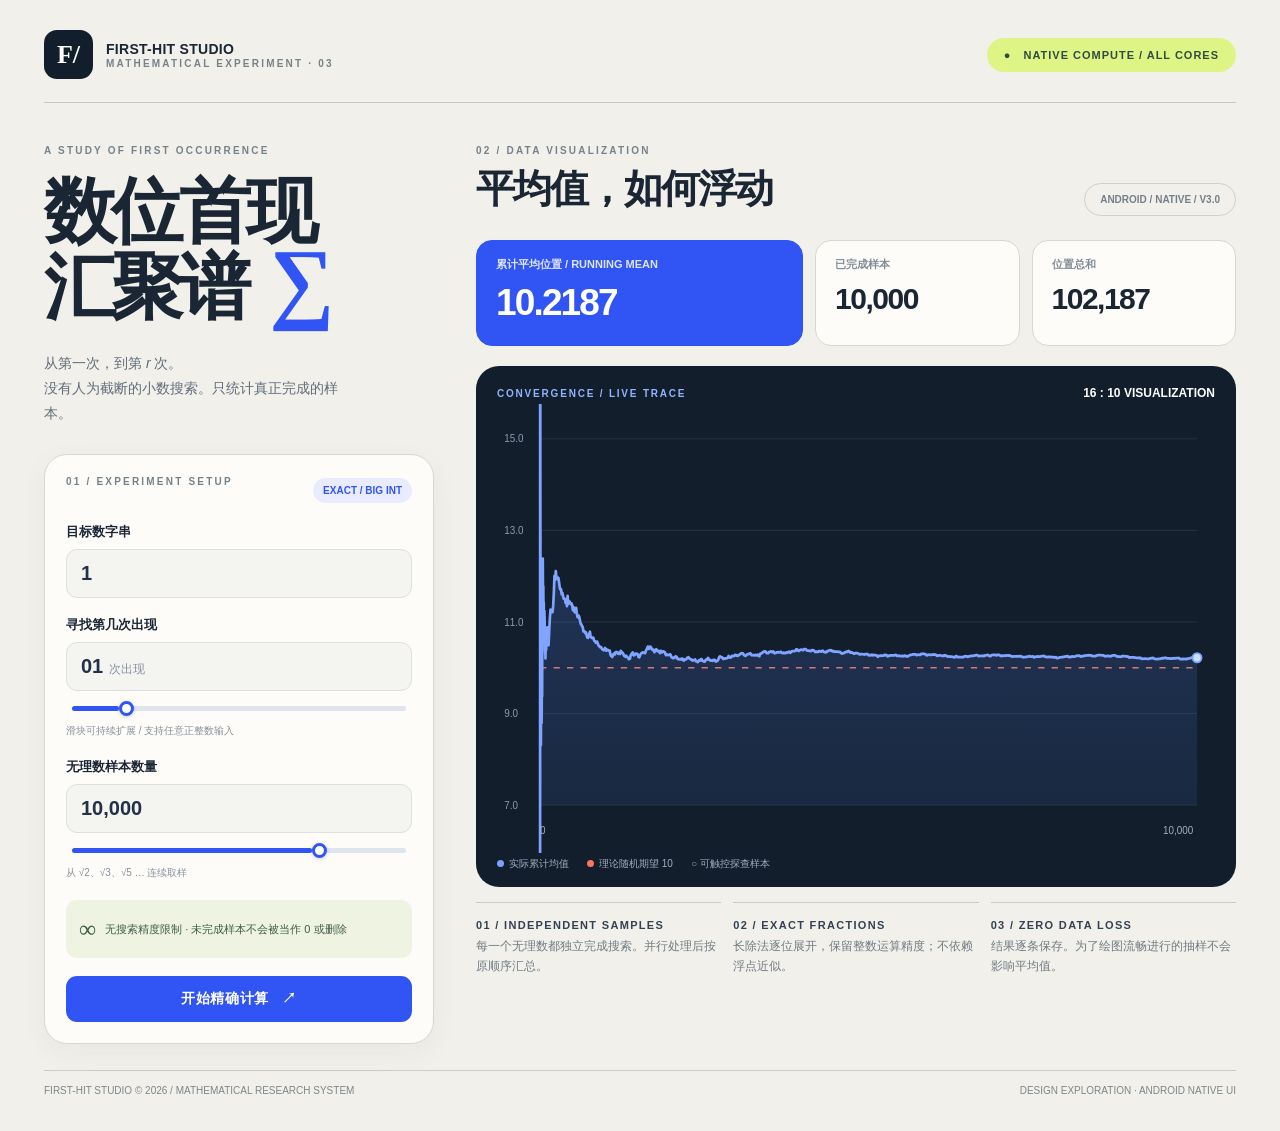
<file: first-hit-native-v3/design-preview.html>
<!DOCTYPE html><html lang="zh-CN"><head><meta charset="UTF-8"><meta name="viewport" content="width=device-width,initial-scale=1"><title>First-Hit Studio 03 / Native Android Preview</title><style>

:root{--paper:#f2f0ea;--white:#fdfcf9;--ink:#1b2635;--cobalt:#3155f5;--muted:#87919b;--line:#d7d8d2;--coral:#ff735b;--night:#121e2b;--lime:#def585}*{box-sizing:border-box}body{margin:0;background:var(--paper);color:var(--ink);font-family:'DM Sans','Noto Sans CJK SC','Microsoft YaHei',sans-serif}.page{width:100%;min-height:100vh;margin:auto;max-width:1550px;padding:30px 44px 35px}.top{display:flex;align-items:center;justify-content:space-between;border-bottom:1px solid #c7c9c6;padding-bottom:23px;gap:18px}.brand{display:flex;align-items:center;gap:13px}.logomark{display:grid;place-items:center;width:49px;height:49px;border-radius:13px;background:var(--night);color:#fff;font-size:26px;font-family:Georgia,serif;font-weight:bold}.brand strong{font-size:14px;letter-spacing:.02em}.eyebrow{font-size:10px;font-weight:800;letter-spacing:.22em;color:#76828a}.state{padding:11px 17px;border-radius:24px;background:var(--lime);font-size:11px;font-weight:800;letter-spacing:.09em;color:#304b40}.body{display:grid;grid-template-columns: 390px minmax(0,1fr);gap:42px;padding-top:42px}.pitch .eyebrow{margin:0 0 18px}.hero{font-family:'Noto Serif CJK SC','Songti SC',Georgia,serif;font-size:72px;letter-spacing:-.065em;line-height:1.06;font-weight:700;margin:0}.huge{display:inline-block;color:var(--cobalt);font-size:91px;line-height:.6;vertical-align:baseline;margin-left:10px}.desc{font-size:14px;line-height:1.8;color:#616d7a;margin:24px 0 28px;max-width:310px}.form{background:var(--white);border:1px solid var(--line);border-radius:23px;padding:21px;box-shadow:0px 8px 30px #1d26340b}.head{display:flex;justify-content:space-between;align-items:center;margin-bottom:18px}.head .badge{font-size:10px;color:var(--cobalt);padding:7px 10px;border-radius:30px;background:#e9ecff;font-weight:800}.label{font-size:13px;font-weight:800;margin:18px 0 8px}.input{width:100%;padding:12px 14px;border-radius:11px;border:1px solid #dfe0dc;background:#f4f5f1;color:#233047;font-weight:700;font-size:20px}.slider{height:5px;border-radius:99px;background:#dfe4ee;margin:15px 6px 11px;position:relative}.bar{height:100%;width:40%;background:var(--cobalt);border-radius:99px}.thumb{position:absolute;width:15px;height:15px;border:3px solid var(--cobalt);background:white;border-radius:50%;top:-5px;left:40%;box-shadow:0 1px 4px #26305633}.note{display:flex;gap:9px;align-items:center;border-radius:11px;background:#eef3e2;color:#405d48;padding:11px 13px;font-size:11px;line-height:1.5;margin:18px 0}.infinity{font-family:Georgia,serif;font-size:24px}.run{height:46px;width:100%;border:0;border-radius:11px;background:var(--cobalt);color:#fff;font-weight:800;letter-spacing:.04em;font-size:14px}.caption{font-size:10px;color:var(--muted);line-height:1.8;margin-top:7px}.right{min-width:0}.intro{display:flex;justify-content:space-between;align-items:end;margin-bottom:24px}.intro h2{font-family:Georgia,'Songti SC',serif;font-size:39px;letter-spacing:-.05em;margin:6px 0 0}.version{border:1px solid #ccd0ce;border-radius:19px;padding:10px 15px;font-size:10px;font-weight:800;color:#75808a}.metrics{display:grid;grid-template-columns:1.6fr 1fr 1fr;gap:12px;margin-bottom:20px}.metric{background:var(--white);border:1px solid var(--line);border-radius:16px;padding:16px 19px;min-height:106px}.metric.featured{background:var(--cobalt);border-color:var(--cobalt);color:white}.metric .small{color:#808d97;font-size:11px;font-weight:600}.metric.featured .small{color:#dfe6ff}.metric strong{display:block;font-size:30px;letter-spacing:-.05em;font-weight:700;margin-top:10px}.metric.featured strong{font-size:37px}.wide-chart{border-radius:23px;background:var(--night);padding:20px 21px 16px;overflow:hidden;color:#fff}.chart-top{display:flex;align-items:center;justify-content:space-between}.chart-kicker{font-size:10px;color:#93b3ff;letter-spacing:.18em;font-weight:800}.chart-top strong{font-size:12px;font-weight:700}.aspect{width:100%;aspect-ratio:16/10;margin-top:4px;max-height:480px;min-height:290px}.aspect svg{display:block;width:100%;height:100%}.legend{font-size:10px;color:#a2aec2;display:flex;gap:18px;margin-top:4px}.dot{display:inline-block;background:#7ba1ff;width:7px;height:7px;border-radius:50%;margin-right:5px}.dot.coral{background:var(--coral)}.bottom{display:flex;gap:12px;margin-top:15px}.info{flex:1;border-top:1px solid #c9cacc;padding-top:13px;font-size:12px;line-height:1.65;color:#6f7b83}.info b{display:block;font-size:11px;letter-spacing:.12em;color:#344153;margin-bottom:3px}.footer{display:flex;justify-content:space-between;gap:15px;border-top:1px solid #c9cbc7;padding-top:14px;margin-top:26px;font-size:10px;color:#7d868c}.mobile{display:none}@media(max-width:950px){.page{padding:21px 18px 35px}.body{display:flex;flex-direction:column;gap:25px;padding-top:26px}.hero{font-size:51px}.huge{font-size:60px}.desc{margin:16px 0 20px}.form{padding:18px}.intro h2{font-size:28px}.metrics{gap:7px}.metric{padding:12px;min-height:94px}.metric strong{font-size:19px}.metric.featured strong{font-size:24px}.wide-chart{padding:15px 9px 13px}.aspect{min-height:0}.bottom{display:none}.footer{margin-top:28px}.state{font-size:9px;padding:8px}.top{padding-bottom:15px}.brand strong{font-size:11px}.eyebrow{font-size:9px}}@media(max-width:470px){.version{display:none}.pitch{margin-bottom:0}.hero{font-size:50px}.form{margin-top:8px}.right{padding-top:3px}.metric .small{font-size:9px}.metric.featured strong{font-size:24px}.chart-top strong{font-size:10px}.intro{margin-bottom:14px}.metrics{margin-bottom:13px}.footer{font-size:8px}}
</style></head><body><div class="page"><header class="top"><div class="brand"><div class="logomark">F/</div><div><strong>FIRST-HIT STUDIO</strong><div class="eyebrow">MATHEMATICAL EXPERIMENT · 03</div></div></div><div class="state">● &nbsp; NATIVE COMPUTE / ALL CORES</div></header><main class="body"><section class="pitch"><p class="eyebrow">A STUDY OF FIRST OCCURRENCE</p><h1 class="hero">数位首现<br>汇聚谱 <span class="huge">∑</span></h1><p class="desc">从第一次，到第 <em>r</em> 次。<br>没有人为截断的小数搜索。只统计真正完成的样本。</p><div class="form"><div class="head"><span class="eyebrow">01 / EXPERIMENT SETUP</span><span class="badge">EXACT / BIG INT</span></div><div class="label">目标数字串</div><div class="input">1</div><div class="label">寻找第几次出现</div><div class="input">01 <span style="font-size:12px;color:#8290a0;font-weight:400">次出现</span></div><div class="slider"><div class="bar" style="width:14%"></div><div class="thumb" style="left:14%"></div></div><div class="caption">滑块可持续扩展 / 支持任意正整数输入</div><div class="label">无理数样本数量</div><div class="input">10,000</div><div class="slider"><div class="bar" style="width:72%"></div><div class="thumb" style="left:72%"></div></div><div class="caption">从 √2、√3、√5 … 连续取样</div><div class="note"><span class="infinity">∞</span><span>无搜索精度限制 · 未完成样本不会被当作 0 或删除</span></div><button class="run">开始精确计算 &nbsp; ↗</button></div></section><section class="right"><div class="intro"><div><div class="eyebrow">02 / DATA VISUALIZATION</div><h2>平均值，如何浮动</h2></div><span class="version">ANDROID / NATIVE / V3.0</span></div><div class="metrics"><div class="metric featured"><div class="small">累计平均位置 / RUNNING MEAN</div><strong>10.2187</strong></div><div class="metric"><div class="small">已完成样本</div><strong>10,000</strong></div><div class="metric"><div class="small">位置总和</div><strong>102,187</strong></div></div><div class="wide-chart"><div class="chart-top"><span class="chart-kicker">CONVERGENCE / LIVE TRACE</span><strong>16 : 10 VISUALIZATION</strong></div><div class="aspect"><svg id="plot" viewBox="0 0 800 490" preserveAspectRatio="none"><defs><linearGradient id="fade" x1="0" x2="0" y1="0" y2="1"><stop stop-color="#5888ff" stop-opacity=".3" offset="0"/><stop stop-color="#5888ff" stop-opacity="0" offset="1"/></linearGradient></defs><g id="plotgrid"></g><path id="fill" fill="url(#fade)"/><path id="line" fill="none" stroke="#80a4ff" stroke-width="3" stroke-linecap="round" stroke-linejoin="round"/><g id="marks"></g></svg></div><div class="legend"><span><i class="dot"></i>实际累计均值</span><span><i class="dot coral"></i>理论随机期望 10</span><span>○ 可触控探查样本</span></div></div><div class="bottom"><div class="info"><b>01 / INDEPENDENT SAMPLES</b>每一个无理数都独立完成搜索。并行处理后按原顺序汇总。</div><div class="info"><b>02 / EXACT FRACTIONS</b>长除法逐位展开，保留整数运算精度；不依赖浮点近似。</div><div class="info"><b>03 / ZERO DATA LOSS</b>结果逐条保存。为了绘图流畅进行的抽样不会影响平均值。</div></div></section></main><footer class="footer"><span>FIRST-HIT STUDIO © 2026 / MATHEMATICAL RESEARCH SYSTEM</span><span>DESIGN EXPLORATION · ANDROID NATIVE UI</span></footer></div>
<script>
const data=[[1, 2.0], [2, 14.5], [3, 17.0], [4, 16.0], [5, 14.0], [6, 12.833333333], [7, 11.142857143], [8, 10.0], [9, 9.333333333], [10, 9.0], [11, 8.454545455], [12, 8.916666667], [13, 8.307692308], [14, 8.428571429], [15, 9.466666667], [16, 9.125], [17, 10.058823529], [18, 9.777777778], [19, 9.578947368], [20, 9.9], [21, 9.666666667], [22, 9.272727273], [23, 9.0], [24, 8.791666667], [25, 8.92], [26, 9.153846154], [27, 9.407407407], [28, 9.892857143], [29, 9.75862069], [30, 9.5], [31, 9.64516129], [32, 9.375], [33, 9.848484848], [34, 10.735294118], [35, 10.542857143], [36, 11.805555556], [37, 12.081081081], [38, 12.052631579], [39, 12.358974359], [40, 12.3], [41, 12.292682927], [42, 12.380952381], [43, 12.162790698], [44, 11.909090909], [45, 11.688888889], [46, 11.52173913], [47, 11.723404255], [48, 11.520833333], [49, 11.387755102], [50, 11.78], [51, 11.588235294], [52, 11.423076923], [53, 11.41509434], [54, 11.240740741], [55, 11.236363636], [56, 11.214285714], [57, 11.421052632], [58, 11.24137931], [59, 11.06779661], [60, 10.966666667], [61, 10.967213115], [62, 11.129032258], [63, 11.015873016], [64, 10.9375], [65, 10.938461538], [66, 11.045454545], [67, 11.23880597], [68, 11.102941176], [69, 11.130434783], [70, 11.014285714], [71, 10.915492958], [72, 10.847222222], [73, 10.794520548], [74, 10.662162162], [75, 10.533333333], [76, 10.421052632], [77, 10.350649351], [78, 10.397435897], [79, 10.341772152], [80, 10.2875], [81, 10.320987654], [82, 10.292682927], [83, 10.204819277], [84, 10.369047619], [85, 10.341176471], [86, 10.488372093], [87, 10.471264368], [88, 10.454545455], [89, 10.460674157], [90, 10.444444444], [91, 10.428571429], [92, 10.597826087], [93, 10.494623656], [94, 10.393617021], [95, 10.505263158], [96, 10.46875], [97, 10.855670103], [98, 10.857142857], [99, 10.858585859], [100, 10.84], [110, 10.881818182], [120, 10.583333333], [130, 10.492307692], [140, 10.807142857], [150, 11.086666667], [160, 11.26875], [170, 11.235294118], [180, 11.261111111], [190, 11.215789474], [200, 11.35], [210, 11.623809524], [220, 12.004545455], [230, 11.913043478], [240, 12.1125], [250, 11.98], [260, 11.973076923], [270, 11.940740741], [280, 11.964285714], [290, 11.862068966], [300, 11.753333333], [310, 11.709677419], [320, 11.715625], [330, 11.603030303], [340, 11.635294118], [350, 11.574285714], [360, 11.508333333], [370, 11.510810811], [380, 11.502631579], [390, 11.412820513], [400, 11.475], [410, 11.346341463], [420, 11.571428571], [430, 11.397674419], [440, 11.452272727], [450, 11.446666667], [460, 11.404347826], [470, 11.387234043], [480, 11.402083333], [490, 11.363265306], [500, 11.258], [510, 11.32745098], [520, 11.238461538], [530, 11.211320755], [540, 11.235185185], [550, 11.309090909], [560, 11.198214286], [570, 11.10877193], [580, 11.101724138], [590, 11.133898305], [600, 11.091666667], [610, 11.021311475], [620, 10.95483871], [630, 10.946031746], [640, 10.9046875], [650, 10.893846154], [660, 10.793939394], [670, 10.802985075], [680, 10.786764706], [690, 10.755072464], [700, 10.768571429], [710, 10.702816901], [720, 10.659722222], [730, 10.653424658], [740, 10.695945946], [750, 10.744], [760, 10.785526316], [770, 10.680519481], [780, 10.664102564], [790, 10.651898734], [800, 10.65125], [810, 10.659259259], [820, 10.612195122], [830, 10.579518072], [840, 10.580952381], [850, 10.544705882], [860, 10.560465116], [870, 10.568965517], [880, 10.529545455], [890, 10.483146067], [900, 10.478888889], [910, 10.452747253], [920, 10.45326087], [930, 10.451612903], [940, 10.418085106], [950, 10.402105263], [960, 10.397916667], [970, 10.382474227], [980, 10.405102041], [990, 10.43030303], [1000, 10.409], [1010, 10.372277228], [1020, 10.395098039], [1030, 10.382524272], [1040, 10.386538462], [1050, 10.376190476], [1060, 10.375471698], [1070, 10.301869159], [1080, 10.259259259], [1090, 10.255045872], [1100, 10.236363636], [1110, 10.267567568], [1120, 10.305357143], [1130, 10.311504425], [1140, 10.292982456], [1150, 10.339130435], [1160, 10.344827586], [1170, 10.341025641], [1180, 10.326271186], [1190, 10.304201681], [1200, 10.329166667], [1210, 10.304958678], [1220, 10.300819672], [1230, 10.369105691], [1240, 10.344354839], [1250, 10.3352], [1260, 10.321428571], [1270, 10.295275591], [1280, 10.2609375], [1290, 10.252713178], [1300, 10.24], [1310, 10.265648855], [1320, 10.247727273], [1330, 10.233834586], [1340, 10.214179104], [1350, 10.188148148], [1360, 10.186764706], [1370, 10.202919708], [1380, 10.27173913], [1390, 10.298561151], [1400, 10.311428571], [1410, 10.334042553], [1420, 10.282394366], [1430, 10.270629371], [1440, 10.277083333], [1450, 10.305517241], [1460, 10.299315068], [1470, 10.308163265], [1480, 10.305405405], [1490, 10.286577181], [1500, 10.234], [1510, 10.225827815], [1520, 10.264473684], [1530, 10.292156863], [1540, 10.316883117], [1550, 10.320645161], [1560, 10.335897436], [1570, 10.32866242], [1580, 10.325949367], [1590, 10.334591195], [1600, 10.31875], [1610, 10.368944099], [1620, 10.395679012], [1630, 10.422699387], [1640, 10.461585366], [1650, 10.445454545], [1660, 10.412048193], [1670, 10.459281437], [1680, 10.463690476], [1690, 10.44260355], [1700, 10.413529412], [1710, 10.395321637], [1720, 10.384883721], [1730, 10.393641618], [1740, 10.34137931], [1750, 10.354857143], [1760, 10.386931818], [1770, 10.404519774], [1780, 10.382022472], [1790, 10.365363128], [1800, 10.356111111], [1810, 10.365745856], [1820, 10.331868132], [1830, 10.321311475], [1840, 10.367934783], [1850, 10.343783784], [1860, 10.338709677], [1870, 10.35828877], [1880, 10.355851064], [1890, 10.346031746], [1900, 10.338421053], [1910, 10.293193717], [1920, 10.276041667], [1930, 10.286010363], [1940, 10.287628866], [1950, 10.274871795], [1960, 10.283163265], [1970, 10.28071066], [1980, 10.295959596], [1990, 10.275879397], [2000, 10.231], [2010, 10.224378109], [2020, 10.210891089], [2030, 10.221182266], [2040, 10.212254902], [2050, 10.224390244], [2060, 10.247087379], [2070, 10.24589372], [2080, 10.237019231], [2090, 10.198564593], [2100, 10.187142857], [2110, 10.191943128], [2120, 10.18490566], [2130, 10.18685446], [2140, 10.192523364], [2150, 10.177674419], [2160, 10.196759259], [2170, 10.197695853], [2180, 10.164678899], [2190, 10.156621005], [2200, 10.181363636], [2210, 10.180542986], [2220, 10.184684685], [2230, 10.195515695], [2240, 10.21875], [2250, 10.223111111], [2260, 10.230973451], [2270, 10.207488987], [2280, 10.198245614], [2290, 10.189082969], [2300, 10.175652174], [2310, 10.178787879], [2320, 10.157758621], [2330, 10.161802575], [2340, 10.164957265], [2350, 10.166382979], [2360, 10.183474576], [2370, 10.14556962], [2380, 10.140336134], [2390, 10.135146444], [2400, 10.124583333], [2410, 10.141078838], [2420, 10.162809917], [2430, 10.153909465], [2440, 10.160245902], [2450, 10.189795918], [2460, 10.188617886], [2470, 10.151417004], [2480, 10.146370968], [2490, 10.139759036], [2500, 10.1316], [2510, 10.137848606], [2520, 10.166666667], [2530, 10.179051383], [2540, 10.191338583], [2550, 10.179607843], [2560, 10.21484375], [2570, 10.178988327], [2580, 10.17751938], [2590, 10.158687259], [2600, 10.158076923], [2610, 10.15440613], [2620, 10.165648855], [2630, 10.153231939], [2640, 10.171212121], [2650, 10.166415094], [2660, 10.169924812], [2670, 10.141947566], [2680, 10.135447761], [2690, 10.142379182], [2700, 10.153703704], [2710, 10.166420664], [2720, 10.205514706], [2730, 10.235897436], [2740, 10.246715328], [2750, 10.236727273], [2760, 10.229710145], [2770, 10.229602888], [2780, 10.205395683], [2790, 10.191039427], [2800, 10.2025], [2810, 10.199288256], [2820, 10.204255319], [2830, 10.20565371], [2840, 10.206690141], [2850, 10.215789474], [2860, 10.22027972], [2870, 10.256794425], [2880, 10.228125], [2890, 10.229757785], [2900, 10.222068966], [2910, 10.239862543], [2920, 10.257876712], [2930, 10.254266212], [2940, 10.255442177], [2950, 10.253220339], [2960, 10.269256757], [2970, 10.283501684], [2980, 10.283221477], [2990, 10.264214047], [3000, 10.264333333], [3010, 10.26013289], [3020, 10.270529801], [3030, 10.283828383], [3040, 10.294407895], [3050, 10.297377049], [3060, 10.315686275], [3070, 10.316938111], [3080, 10.314285714], [3090, 10.313592233], [3100, 10.284516129], [3110, 10.27073955], [3120, 10.264102564], [3130, 10.260063898], [3140, 10.276751592], [3150, 10.28984127], [3160, 10.296202532], [3170, 10.3], [3180, 10.301886792], [3190, 10.303448276], [3200, 10.3165625], [3210, 10.296884735], [3220, 10.275465839], [3230, 10.275541796], [3240, 10.274382716], [3250, 10.271692308], [3260, 10.277607362], [3270, 10.26941896], [3280, 10.278658537], [3290, 10.275075988], [3300, 10.27030303], [3310, 10.287915408], [3320, 10.277108434], [3330, 10.254354354], [3340, 10.255389222], [3350, 10.302985075], [3360, 10.308928571], [3370, 10.314243323], [3380, 10.321893491], [3390, 10.338348083], [3400, 10.346470588], [3410, 10.357771261], [3420, 10.350584795], [3430, 10.357725948], [3440, 10.337209302], [3450, 10.32], [3460, 10.319653179], [3470, 10.316426513], [3480, 10.341954023], [3490, 10.340974212], [3500, 10.348], [3510, 10.357264957], [3520, 10.353125], [3530, 10.340509915], [3540, 10.349435028], [3550, 10.356901408], [3560, 10.332303371], [3570, 10.316246499], [3580, 10.32150838], [3590, 10.325348189], [3600, 10.335277778], [3610, 10.333240997], [3620, 10.341712707], [3630, 10.338016529], [3640, 10.333241758], [3650, 10.338356164], [3660, 10.345355191], [3670, 10.344141689], [3680, 10.326086957], [3690, 10.322493225], [3700, 10.317297297], [3710, 10.328301887], [3720, 10.319354839], [3730, 10.319034853], [3740, 10.321122995], [3750, 10.3344], [3760, 10.331117021], [3770, 10.341644562], [3780, 10.336507937], [3790, 10.350131926], [3800, 10.345526316], [3810, 10.327559055], [3820, 10.339528796], [3830, 10.35613577], [3840, 10.359375], [3850, 10.363896104], [3860, 10.360621762], [3870, 10.363049096], [3880, 10.373195876], [3890, 10.370437018], [3900, 10.400769231], [3910, 10.405626598], [3920, 10.393112245], [3930, 10.369211196], [3940, 10.369796954], [3950, 10.381012658], [3960, 10.387878788], [3970, 10.396473552], [3980, 10.397487437], [3990, 10.393483709], [4000, 10.38325], [4010, 10.389526185], [4020, 10.406716418], [4030, 10.40942928], [4040, 10.407920792], [4050, 10.395308642], [4060, 10.378078818], [4070, 10.373710074], [4080, 10.373039216], [4090, 10.371638142], [4100, 10.367073171], [4110, 10.369829684], [4120, 10.362864078], [4130, 10.370702179], [4140, 10.385748792], [4150, 10.383855422], [4160, 10.381730769], [4170, 10.376258993], [4180, 10.359090909], [4190, 10.342004773], [4200, 10.35], [4210, 10.352019002], [4220, 10.346208531], [4230, 10.345153664], [4240, 10.360613208], [4250, 10.365647059], [4260, 10.357981221], [4270, 10.357377049], [4280, 10.352803738], [4290, 10.362004662], [4300, 10.37255814], [4310, 10.361948956], [4320, 10.344907407], [4330, 10.343418014], [4340, 10.336866359], [4350, 10.34091954], [4360, 10.339678899], [4370, 10.361327231], [4380, 10.365068493], [4390, 10.372437358], [4400, 10.3775], [4410, 10.382312925], [4420, 10.375113122], [4430, 10.382844244], [4440, 10.377027027], [4450, 10.358426966], [4460, 10.361659193], [4470, 10.363982103], [4480, 10.353794643], [4490, 10.34766147], [4500, 10.351555556], [4510, 10.353658537], [4520, 10.353761062], [4530, 10.35187638], [4540, 10.347577093], [4550, 10.346373626], [4560, 10.348464912], [4570, 10.343544858], [4580, 10.323144105], [4590, 10.312418301], [4600, 10.30826087], [4610, 10.318004338], [4620, 10.319047619], [4630, 10.323758099], [4640, 10.335775862], [4650, 10.341290323], [4660, 10.348283262], [4670, 10.351820128], [4680, 10.346794872], [4690, 10.357356077], [4700, 10.366808511], [4710, 10.352653928], [4720, 10.333898305], [4730, 10.328752643], [4740, 10.338185654], [4750, 10.332631579], [4760, 10.322268908], [4770, 10.314046122], [4780, 10.307740586], [4790, 10.313987474], [4800, 10.319375], [4810, 10.319334719], [4820, 10.317427386], [4830, 10.319461698], [4840, 10.31322314], [4850, 10.306391753], [4860, 10.293209877], [4870, 10.291991786], [4880, 10.296721311], [4890, 10.29795501], [4900, 10.296938776], [4910, 10.295315682], [4920, 10.292682927], [4930, 10.293711968], [4940, 10.287449393], [4950, 10.298585859], [4960, 10.298387097], [4970, 10.297987928], [4980, 10.300803213], [4990, 10.289178357], [5000, 10.273], [5010, 10.279241517], [5020, 10.272709163], [5030, 10.271371769], [5040, 10.286111111], [5050, 10.279405941], [5060, 10.271541502], [5070, 10.277712032], [5080, 10.279133858], [5090, 10.274066798], [5100, 10.275294118], [5110, 10.273189824], [5120, 10.269921875], [5130, 10.260038986], [5140, 10.242023346], [5150, 10.253786408], [5160, 10.258527132], [5170, 10.258027079], [5180, 10.265830116], [5190, 10.263583815], [5200, 10.266923077], [5210, 10.265642994], [5220, 10.262835249], [5230, 10.263862333], [5240, 10.280343511], [5250, 10.276571429], [5260, 10.27661597], [5270, 10.278937381], [5280, 10.261363636], [5290, 10.248771267], [5300, 10.262264151], [5310, 10.258945386], [5320, 10.264473684], [5330, 10.266041276], [5340, 10.271910112], [5350, 10.272897196], [5360, 10.265485075], [5370, 10.272253259], [5380, 10.271003717], [5390, 10.269016698], [5400, 10.273703704], [5410, 10.281515712], [5420, 10.276568266], [5430, 10.259484346], [5440, 10.262867647], [5450, 10.262018349], [5460, 10.26043956], [5470, 10.264533821], [5480, 10.256934307], [5490, 10.25428051], [5500, 10.254909091], [5510, 10.25154265], [5520, 10.260869565], [5530, 10.256057866], [5540, 10.255234657], [5550, 10.267207207], [5560, 10.264568345], [5570, 10.262477558], [5580, 10.245878136], [5590, 10.244186047], [5600, 10.249821429], [5610, 10.260249554], [5620, 10.266370107], [5630, 10.276909414], [5640, 10.279609929], [5650, 10.280353982], [5660, 10.283745583], [5670, 10.290652557], [5680, 10.291901408], [5690, 10.290333919], [5700, 10.296491228], [5710, 10.291068301], [5720, 10.293531469], [5730, 10.277312391], [5740, 10.27804878], [5750, 10.28226087], [5760, 10.287847222], [5770, 10.282322357], [5780, 10.28200692], [5790, 10.281865285], [5800, 10.303965517], [5810, 10.30172117], [5820, 10.302749141], [5830, 10.306689537], [5840, 10.302226027], [5850, 10.302051282], [5860, 10.29778157], [5870, 10.292844974], [5880, 10.277040816], [5890, 10.269609508], [5900, 10.280847458], [5910, 10.282910321], [5920, 10.284459459], [5930, 10.285666105], [5940, 10.281481481], [5950, 10.278991597], [5960, 10.284228188], [5970, 10.286934673], [5980, 10.289966555], [5990, 10.288313856], [6000, 10.2895], [6010, 10.285357737], [6020, 10.28820598], [6030, 10.277280265], [6040, 10.263245033], [6050, 10.260991736], [6060, 10.264686469], [6070, 10.271828666], [6080, 10.272368421], [6090, 10.269786535], [6100, 10.267540984], [6110, 10.262847791], [6120, 10.25996732], [6130, 10.260032626], [6140, 10.264006515], [6150, 10.259349593], [6160, 10.270779221], [6170, 10.267909238], [6180, 10.26828479], [6190, 10.253311793], [6200, 10.245322581], [6210, 10.245732689], [6220, 10.248231511], [6230, 10.243499197], [6240, 10.245512821], [6250, 10.24096], [6260, 10.241533546], [6270, 10.238437002], [6280, 10.238375796], [6290, 10.23481717], [6300, 10.228412698], [6310, 10.227099842], [6320, 10.245727848], [6330, 10.251342812], [6340, 10.251419558], [6350, 10.236850394], [6360, 10.231603774], [6370, 10.235792779], [6380, 10.23322884], [6390, 10.231768388], [6400, 10.2309375], [6410, 10.234633385], [6420, 10.230062305], [6430, 10.229082426], [6440, 10.231987578], [6450, 10.243875969], [6460, 10.246594427], [6470, 10.24683153], [6480, 10.25308642], [6490, 10.249460709], [6500, 10.250615385], [6510, 10.23640553], [6520, 10.245552147], [6530, 10.247932619], [6540, 10.253975535], [6550, 10.255877863], [6560, 10.257469512], [6570, 10.260273973], [6580, 10.260334347], [6590, 10.261608498], [6600, 10.261818182], [6610, 10.265355522], [6620, 10.272054381], [6630, 10.27239819], [6640, 10.274698795], [6650, 10.273383459], [6660, 10.271321321], [6670, 10.257421289], [6680, 10.253293413], [6690, 10.258445441], [6700, 10.258208955], [6710, 10.256780924], [6720, 10.257886905], [6730, 10.256612184], [6740, 10.263353116], [6750, 10.259111111], [6760, 10.253994083], [6770, 10.268980798], [6780, 10.269616519], [6790, 10.274521355], [6800, 10.276470588], [6810, 10.278414097], [6820, 10.279618768], [6830, 10.267935578], [6840, 10.255263158], [6850, 10.25459854], [6860, 10.25451895], [6870, 10.276128093], [6880, 10.277761628], [6890, 10.278809869], [6900, 10.281304348], [6910, 10.278147612], [6920, 10.280780347], [6930, 10.276623377], [6940, 10.275648415], [6950, 10.271079137], [6960, 10.281896552], [6970, 10.283070301], [6980, 10.280945559], [6990, 10.279828326], [7000, 10.266571429], [7010, 10.258059914], [7020, 10.256410256], [7030, 10.2628734], [7040, 10.263210227], [7050, 10.261843972], [7060, 10.262747875], [7070, 10.26251768], [7080, 10.266666667], [7090, 10.268970381], [7100, 10.265352113], [7110, 10.267932489], [7120, 10.269803371], [7130, 10.266479663], [7140, 10.26442577], [7150, 10.26979021], [7160, 10.263407821], [7170, 10.250488145], [7180, 10.244150418], [7190, 10.247844228], [7200, 10.245416667], [7210, 10.247018031], [7220, 10.245844875], [7230, 10.24813278], [7240, 10.24820442], [7250, 10.247172414], [7260, 10.246143251], [7270, 10.252407153], [7280, 10.249862637], [7290, 10.250754458], [7300, 10.252054795], [7310, 10.250341997], [7320, 10.252322404], [7330, 10.24638472], [7340, 10.233787466], [7350, 10.229251701], [7360, 10.233695652], [7370, 10.232700136], [7380, 10.232113821], [7390, 10.234776725], [7400, 10.236216216], [7410, 10.243184885], [7420, 10.239757412], [7430, 10.24602961], [7440, 10.248521505], [7450, 10.252885906], [7460, 10.247989276], [7470, 10.245247657], [7480, 10.243850267], [7490, 10.245794393], [7500, 10.249866667], [7510, 10.237549933], [7520, 10.226728723], [7530, 10.238512616], [7540, 10.238594164], [7550, 10.24397351], [7560, 10.24021164], [7570, 10.24332893], [7580, 10.246965699], [7590, 10.243346509], [7600, 10.244473684], [7610, 10.244546649], [7620, 10.247637795], [7630, 10.251900393], [7640, 10.253795812], [7650, 10.255294118], [7660, 10.253524804], [7670, 10.259713168], [7680, 10.250390625], [7690, 10.238361508], [7700, 10.237272727], [7710, 10.238132296], [7720, 10.23380829], [7730, 10.231306598], [7740, 10.237338501], [7750, 10.238193548], [7760, 10.235309278], [7770, 10.235649936], [7780, 10.233161954], [7790, 10.232862644], [7800, 10.234871795], [7810, 10.234314981], [7820, 10.228516624], [7830, 10.226309068], [7840, 10.225892857], [7850, 10.230955414], [7860, 10.219211196], [7870, 10.210038119], [7880, 10.210025381], [7890, 10.217870722], [7900, 10.221265823], [7910, 10.225031606], [7920, 10.228661616], [7930, 10.229382093], [7940, 10.234508816], [7950, 10.232955975], [7960, 10.234296482], [7970, 10.238393977], [7980, 10.241854637], [7990, 10.246558198], [8000, 10.244875], [8010, 10.24619226], [8020, 10.256109726], [8030, 10.254047323], [8040, 10.242537313], [8050, 10.232173913], [8060, 10.23560794], [8070, 10.234200743], [8080, 10.242574257], [8090, 10.240173053], [8100, 10.24691358], [8110, 10.244512947], [8120, 10.244458128], [8130, 10.242804428], [8140, 10.246805897], [8150, 10.253496933], [8160, 10.252205882], [8170, 10.262178703], [8180, 10.263447433], [8190, 10.262393162], [8200, 10.261585366], [8210, 10.264190012], [8220, 10.252919708], [8230, 10.244592953], [8240, 10.246966019], [8250, 10.248], [8260, 10.252542373], [8270, 10.26070133], [8280, 10.258695652], [8290, 10.265741858], [8300, 10.264698795], [8310, 10.267027677], [8320, 10.270192308], [8330, 10.272509004], [8340, 10.272781775], [8350, 10.274251497], [8360, 10.272607656], [8370, 10.272401434], [8380, 10.270883055], [8390, 10.269964243], [8400, 10.258928571], [8410, 10.253626635], [8420, 10.25368171], [8430, 10.253262159], [8440, 10.254146919], [8450, 10.255266272], [8460, 10.258510638], [8470, 10.267532468], [8480, 10.271226415], [8490, 10.27196702], [8500, 10.276823529], [8510, 10.273325499], [8520, 10.274765258], [8530, 10.275849941], [8540, 10.273419204], [8550, 10.273099415], [8560, 10.270794393], [8570, 10.273045508], [8580, 10.267482517], [8590, 10.25669383], [8600, 10.250348837], [8610, 10.250406504], [8620, 10.256148492], [8630, 10.259443801], [8640, 10.259606481], [8650, 10.255375723], [8660, 10.255773672], [8670, 10.2544406], [8680, 10.252304147], [8690, 10.250863061], [8700, 10.264712644], [8710, 10.266245695], [8720, 10.268922018], [8730, 10.270790378], [8740, 10.27173913], [8750, 10.268342857], [8760, 10.267465753], [8770, 10.256898518], [8780, 10.246583144], [8790, 10.245506257], [8800, 10.247045455], [8810, 10.240635641], [8820, 10.241043084], [8830, 10.239637599], [8840, 10.240723982], [8850, 10.242824859], [8860, 10.255643341], [8870, 10.253438557], [8880, 10.251914414], [8890, 10.254893138], [8900, 10.253146067], [8910, 10.250953984], [8920, 10.246188341], [8930, 10.248488242], [8940, 10.244071588], [8950, 10.242346369], [8960, 10.23203125], [8970, 10.222408027], [8980, 10.226169265], [8990, 10.227808676], [9000, 10.227222222], [9010, 10.223862375], [9020, 10.225609756], [9030, 10.224473976], [9040, 10.224446903], [9050, 10.222651934], [9060, 10.220750552], [9070, 10.217971334], [9080, 10.217951542], [9090, 10.21650165], [9100, 10.217692308], [9110, 10.215587267], [9120, 10.215679825], [9130, 10.210295728], [9140, 10.215317287], [9150, 10.205245902], [9160, 10.195960699], [9170, 10.196728462], [9180, 10.196623094], [9190, 10.197606094], [9200, 10.20076087], [9210, 10.199565689], [9220, 10.198806941], [9230, 10.196858072], [9240, 10.19469697], [9250, 10.194486486], [9260, 10.192548596], [9270, 10.197518878], [9280, 10.204849138], [9290, 10.207212056], [9300, 10.204731183], [9310, 10.212244898], [9320, 10.211695279], [9330, 10.214576635], [9340, 10.205567452], [9350, 10.195721925], [9360, 10.191880342], [9370, 10.192102455], [9380, 10.189658849], [9390, 10.190308839], [9400, 10.190531915], [9410, 10.194261424], [9420, 10.19373673], [9430, 10.196606575], [9440, 10.19375], [9450, 10.201693122], [9460, 10.206871036], [9470, 10.210031679], [9480, 10.206434599], [9490, 10.210432034], [9500, 10.212421053], [9510, 10.218086225], [9520, 10.216596639], [9530, 10.216054565], [9540, 10.20639413], [9550, 10.203560209], [9560, 10.206380753], [9570, 10.206165099], [9580, 10.203340292], [9590, 10.200104275], [9600, 10.201041667], [9610, 10.199895942], [9620, 10.204158004], [9630, 10.208411215], [9640, 10.205705394], [9650, 10.201968912], [9660, 10.207971014], [9670, 10.207342296], [9680, 10.208471074], [9690, 10.209287926], [9700, 10.211649485], [9710, 10.212049434], [9720, 10.213168724], [9730, 10.204110997], [9740, 10.194661191], [9750, 10.189230769], [9760, 10.189651639], [9770, 10.19037871], [9780, 10.192229039], [9790, 10.190602656], [9800, 10.193367347], [9810, 10.191539246], [9820, 10.189918534], [9830, 10.189623601], [9840, 10.194410569], [9850, 10.193299492], [9860, 10.198580122], [9870, 10.201823708], [9880, 10.204757085], [9890, 10.206572295], [9900, 10.212323232], [9910, 10.21765893], [9920, 10.222479839], [9930, 10.213192346], [9940, 10.203923541], [9950, 10.205125628], [9960, 10.209939759], [9970, 10.217051153], [9980, 10.218236473], [9990, 10.215715716], [10000, 10.2187]];
const grid=document.querySelector('#plotgrid'), marks=document.querySelector('#marks');let M=[],F=[];const l=48,r=780,t=38,b=438,min=7,max=15;const Y=v=>b-(v-min)/(max-min)*(b-t);const X=i=>l+(i-1)/9999*(r-l);
for(let j=0;j<=4;j++){let v=min+(max-min)*j/4;let y=Y(v);grid.innerHTML+=`<line x1="${l}" x2="${r}" y1="${y}" y2="${y}" stroke="#394657" stroke-width="1" opacity=".55"/><text x="8" y="${y+4}" fill="#8c9bad" font-size="11">${v.toFixed(1)}</text>`}
let yy=Y(10);grid.innerHTML+=`<line x1="${l}" x2="${r}" y1="${yy}" y2="${yy}" stroke="#ff795d" stroke-width="1.5" stroke-dasharray="7,8" opacity=".95"/>`;
for(let d of data){let [i,v]=d;M.push(`${M.length?'L':'M'}${X(i).toFixed(2)},${Y(v).toFixed(2)}`)};
let D=M.join(' ');document.getElementById('line').setAttribute('d',D);document.getElementById('fill').setAttribute('d',D+` L ${r},${b} L ${l},${b} Z`);
let last=data[data.length-1];marks.innerHTML+=`<circle cx="${X(last[0])}" cy="${Y(last[1])}" r="5" fill="#cce0ff" stroke="#7ba4ff" stroke-width="2"/><text x="${l}" y="470" font-size="11" fill="#a4afc0">0</text><text x="${r-38}" y="470" font-size="11" fill="#a4afc0">10,000</text>`;
</script></body></html>
</file>
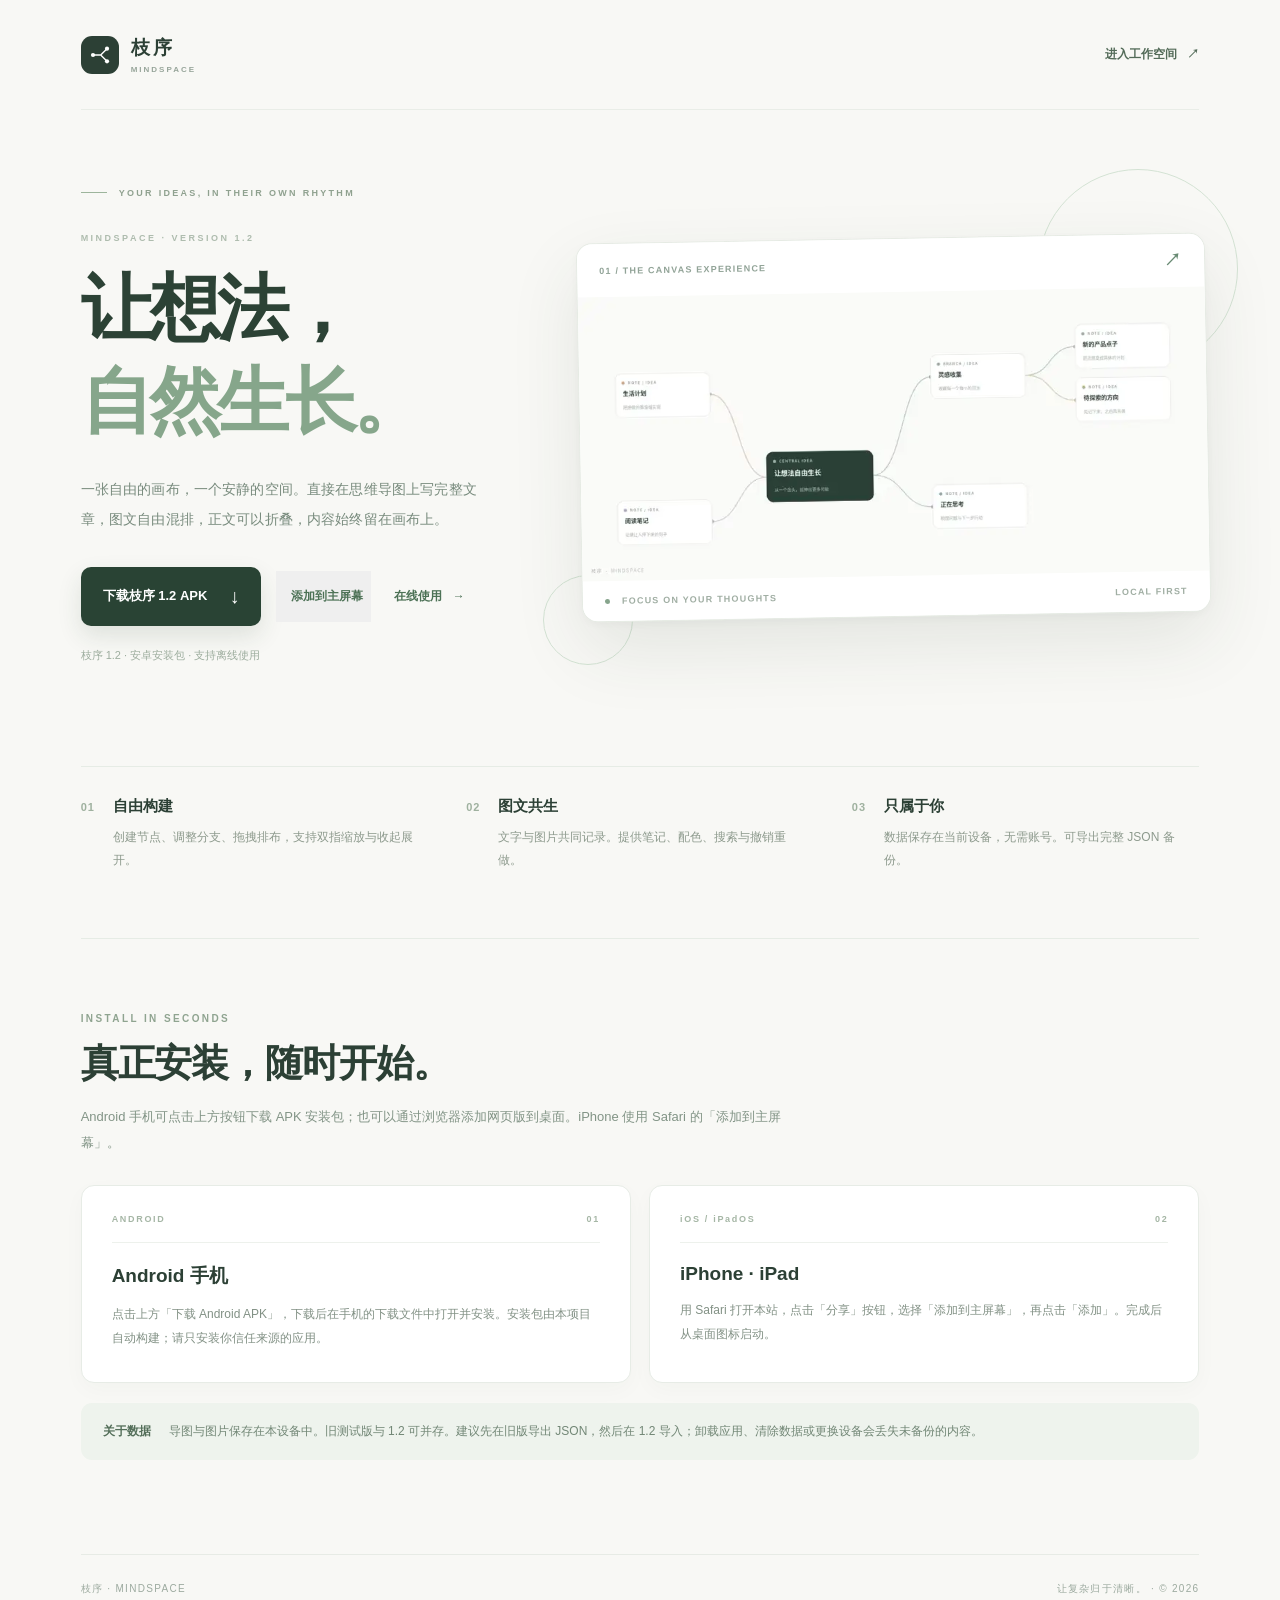
<file: zhixu/download.html>
<!doctype html>
<html lang="zh-CN">
<head>
  <meta charset="UTF-8" />
  <meta name="viewport" content="width=device-width,initial-scale=1,viewport-fit=cover" />
  <meta name="theme-color" content="#f8f8f5" />
  <meta name="description" content="枝序 Mindspace — 一款克制而自由的思维导图应用。直接打开、安装到手机桌面，支持离线保存与图片节点。" />
  <meta name="apple-mobile-web-app-capable" content="yes" />
  <meta name="apple-mobile-web-app-title" content="枝序" />
  <link rel="manifest" href="./manifest.webmanifest" />
  <link rel="icon" href="./assets/icon.svg" type="image/svg+xml" />
  <link rel="apple-touch-icon" href="./assets/icon-192.png" />
  <link rel="stylesheet" href="./download.css" />
  <title>下载枝序 · Mindspace — 让想法自由生长</title>
</head>
<body>
  <div class="page-shell">
    <header class="site-header"><a class="brand" href="./download.html"><span class="brand-mark" aria-hidden="true"><svg viewBox="0 0 40 40"><path d="M10 20H21M21 20L30 11M21 20L30 29"/><circle cx="10" cy="20" r="3"/><circle cx="30" cy="11" r="3"/><circle cx="30" cy="29" r="3"/></svg></span><span>枝序 <small>MINDSPACE</small></span></a><a class="header-link" href="./index.html">进入工作空间 <span aria-hidden="true">↗</span></a></header>
    <main>
      <section class="hero"><div class="hero-text"><div class="eyebrow"><span class="eyebrow-line"></span> YOUR IDEAS, IN THEIR OWN RHYTHM</div><p class="version">MINDSPACE · VERSION 1.2</p><h1>让想法，<br><em>自然生长。</em></h1><p class="hero-desc">一张自由的画布，一个安静的空间。直接在思维导图上写完整文章，图文自由混排，正文可以折叠，内容始终留在画布上。</p><div class="action-row"><a class="primary-action" href="./Zhixu-Mindspace-Android.apk" download><span>下载枝序 1.2 APK</span><span class="arrow">↓</span></a><button class="secondary-action" type="button" id="install-button"><span id="install-label">添加到主屏幕</span></button><a class="secondary-action" href="./index.html">在线使用 <span aria-hidden="true">→</span></a></div><div class="install-feedback" id="install-feedback" aria-live="polite">枝序 1.2 · 安卓安装包 · 支持离线使用</div></div>
       <div class="preview"><div class="preview-frame"><div class="preview-label">01 / THE CANVAS EXPERIENCE <span>↗</span></div><img src="./assets/preview.webp" alt="枝序的思维导图应用界面，深绿色中心节点与柔和分支连接" loading="eager"/><div class="preview-bottom"><span class="dot"></span> FOCUS ON YOUR THOUGHTS <span>LOCAL FIRST</span></div></div><span class="preview-orbit orbit-one"></span><span class="preview-orbit orbit-two"></span></div></section>
      <section class="features" aria-label="应用特点"><div class="feature"><span class="number">01</span><div><h3>自由构建</h3><p>创建节点、调整分支、拖拽排布，支持双指缩放与收起展开。</p></div></div><div class="feature"><span class="number">02</span><div><h3>图文共生</h3><p>文字与图片共同记录。提供笔记、配色、搜索与撤销重做。</p></div></div><div class="feature"><span class="number">03</span><div><h3>只属于你</h3><p>数据保存在当前设备，无需账号。可导出完整 JSON 备份。</p></div></div></section>
      <section class="installation" id="how-to-install"><div class="section-eyebrow">INSTALL IN SECONDS</div><h2>真正安装，随时开始。</h2><p class="install-subtitle">Android 手机可点击上方按钮下载 APK 安装包；也可以通过浏览器添加网页版到桌面。iPhone 使用 Safari 的「添加到主屏幕」。</p><div class="steps"><div class="step"><div class="step-head"><span>ANDROID</span><span>01</span></div><strong>Android 手机</strong><p>点击上方「下载 Android APK」，下载后在手机的下载文件中打开并安装。安装包由本项目自动构建；请只安装你信任来源的应用。</p></div><div class="step"><div class="step-head"><span>iOS / iPadOS</span><span>02</span></div><strong>iPhone · iPad</strong><p>用 Safari 打开本站，点击「分享」按钮，选择「添加到主屏幕」，再点击「添加」。完成后从桌面图标启动。</p></div></div><div class="notice"><strong>关于数据</strong><span>导图与图片保存在本设备中。旧测试版与 1.2 可并存。建议先在旧版导出 JSON，然后在 1.2 导入；卸载应用、清除数据或更换设备会丢失未备份的内容。</span></div></section>
    </main><footer><span>枝序 · MINDSPACE</span><span>让复杂归于清晰。 · © 2026</span></footer>
  </div>
  <script>
    let deferredInstall=null;
    const button=document.getElementById('install-button');
    const label=document.getElementById('install-label');
    const feedback=document.getElementById('install-feedback');
    const installed=()=>window.matchMedia('(display-mode:standalone)').matches||navigator.standalone===true;
    if(installed()){label.textContent='已安装 · 打开应用';}
    window.addEventListener('beforeinstallprompt',event=>{event.preventDefault();deferredInstall=event;label.textContent='一键安装到手机';feedback.textContent='浏览器已就绪 · 点击按钮开始安装';});
    window.addEventListener('appinstalled',()=>{deferredInstall=null;label.textContent='安装成功 · 打开应用';feedback.textContent='已安装到设备主屏幕';});
    button.addEventListener('click',async()=>{
      if(installed()){location.href='./index.html';return;}
      if(deferredInstall){const prompt=deferredInstall;deferredInstall=null;prompt.prompt();try{const result=await prompt.userChoice;feedback.textContent=result?.outcome==='accepted'?'安装已确认，请查看手机桌面':'你可以稍后从浏览器菜单安装';}catch{}return;}
      const isiOS=/iPhone|iPad|iPod/.test(navigator.userAgent);
      feedback.textContent=isiOS?'请点击 Safari 分享按钮 → 添加到主屏幕':'请打开浏览器菜单 → 安装应用 / 添加到主屏幕';
      document.getElementById('how-to-install').scrollIntoView({behavior:window.matchMedia('(prefers-reduced-motion:reduce)').matches?'auto':'smooth'});
    });
    if('serviceWorker' in navigator&&location.protocol!=='file:')navigator.serviceWorker.register('./sw.js').catch(()=>{});
  </script>
</body>
</html>
</file>
<file: math-motion/style.css>
:root{font-family:Inter,-apple-system,BlinkMacSystemFont,"PingFang SC","Microsoft YaHei","Noto Sans CJK SC",sans-serif;color:#f6f7ff;background:#090d1c;font-synthesis:none;--muted:#959db8;--line:rgba(187,197,247,.115);--cyan:#61e7ef;--violet:#ae91ff;--indigo:#7768f7}*{box-sizing:border-box}html{-webkit-tap-highlight-color:transparent}body{margin:0;min-width:320px}button,input{font:inherit}button{cursor:pointer}button:focus-visible,input:focus-visible{outline:2px solid #7af6f2;outline-offset:3px}.sr-only{position:absolute;width:1px;height:1px;padding:0;margin:-1px;overflow:hidden;clip:rect(0,0,0,0);white-space:nowrap;border:0}.app-shell{position:relative;isolation:isolate;overflow:hidden;min-height:100dvh;background:radial-gradient(ellipse at 51% -28%,#253057 0,transparent 54%),linear-gradient(155deg,#0e1226 0%,#090d1b 58%,#101225 100%)}.app-shell:before{content:"";position:absolute;inset:0;pointer-events:none;z-index:-2;background-image:linear-gradient(rgba(146,168,233,.028) 1px,transparent 1px),linear-gradient(90deg,rgba(146,168,233,.028) 1px,transparent 1px);background-size:62px 62px;mask-image:linear-gradient(180deg,black,transparent 85%)}.ambient{position:absolute;border-radius:50%;filter:blur(84px);pointer-events:none;z-index:-1;opacity:.32}.ambient-one{width:400px;height:400px;background:#5841c5;top:220px;right:-230px}.ambient-two{width:310px;height:310px;background:#067c91;top:530px;left:-220px;opacity:.21}.page-container{width:min(1212px,calc(100% - 68px));margin:auto}.topbar{min-height:96px;display:flex;align-items:center;justify-content:space-between;gap:15px;border-bottom:1px solid rgba(219,231,255,.08)}.brand{color:#fff;text-decoration:none;display:flex;align-items:center;gap:13px}.brand-icon{width:45px;height:45px;border-radius:15px;background:linear-gradient(145deg,#88e9f0,#8279ee);box-shadow:0 8px 32px rgba(104,180,227,.23),inset 0 1px 1px #ffffffaa;display:grid;place-items:center}.brand-icon span{font-family:Georgia,serif;font-size:29px;color:#131b35;line-height:1;font-weight:bold}.brand-copy{display:flex;flex-direction:column;gap:2px}.brand-copy strong{font-size:23px;letter-spacing:3px;font-weight:750}.brand-copy small{font-size:9px;letter-spacing:2.5px;color:#949fb8;font-weight:750}.topbar-right{display:flex;align-items:center;gap:22px}.live-pill{font-size:10px;letter-spacing:1.45px;font-weight:750;color:#8f9cb5}.live-pill i{display:inline-block;width:6px;height:6px;border-radius:50%;background:#73e9cb;box-shadow:0 0 12px #73e9cb;margin-right:6px;vertical-align:middle}.top-install{display:flex;align-items:center;gap:9px;min-height:36px;padding:0 15px;background:#ffffff0e;color:#eef2ff;border:1px solid #ffffff23;border-radius:11px;font-size:12px;font-weight:650}.top-install:hover{background:#ffffff1b}.icon-down{font-size:18px}.intro{padding:58px 0 40px}.eyebrow{display:flex;align-items:center;gap:10px;color:#a5b9f8;font-size:11px;font-weight:750;letter-spacing:3px}.eyebrow-line{width:23px;height:2px;background:linear-gradient(90deg,#71f0e4,#9779fa)}.eyebrow-spark{color:#74dedf;font-size:16px}.intro h1{font-size:clamp(35px,4.9vw,60px);line-height:1.26;letter-spacing:-2px;margin:14px 0 16px;font-weight:780}.intro h1 em{font-style:normal;background:linear-gradient(98deg,#87e8ef 12%,#af99ff 80%,#e7b1f7);background-clip:text;-webkit-background-clip:text;color:transparent}.intro p{color:#9fa8bf;font-size:14px;letter-spacing:.3px;line-height:1.9;margin:0;max-width:650px}.workbench{display:grid;grid-template-columns:minmax(0, .87fr) minmax(0,1.13fr);gap:22px;align-items:stretch}.panel{background:linear-gradient(145deg,rgba(34,39,65,.66),rgba(20,24,44,.88));border:1px solid var(--line);box-shadow:0 23px 75px rgba(0,0,0,.2),inset 0 1px 0 #ffffff0a;border-radius:24px;padding:25px 27px 22px;min-width:0}.panel-heading{display:flex;align-items:center;justify-content:space-between;gap:8px;margin-bottom:27px}.micro-label{display:flex;align-items:center;gap:8px;font-size:10px;letter-spacing:2px;color:#8c96b3;font-weight:800}.label-dot{height:7px;width:7px;border-radius:50%;box-shadow:0 0 10px currentColor}.cyan{background:#70e8ec;color:#70e8ec}.purple{background:#b198ff;color:#b198ff}.panel-heading h2{font-size:19px;margin:10px 0 0;font-weight:740;letter-spacing:.2px}.number-index{color:#6e7996;font-size:10px;font-weight:700;letter-spacing:1.8px}.input-wrap{height:94px;border:1px solid #57608499;border-radius:16px;background:linear-gradient(140deg,#11182c,#161a31);display:flex;align-items:center;padding:0 17px 0 23px;box-shadow:inset 0 3px 10px #05091275;transition:border-color .2s,box-shadow .2s}.input-wrap:focus-within{border-color:#8a94d5;box-shadow:0 0 0 4px #8b80f216,inset 0 3px 10px #05091275}#expression{background:none;border:0;outline:none;color:#fff;font-size:clamp(27px,3vw,38px);font-variant-numeric:tabular-nums;font-weight:650;letter-spacing:.5px;width:100%;min-width:0}#expression::placeholder{color:#606985}#expression:focus-visible{outline:none}.clear-button{background:#252c43;color:#a9b4d5;border:0;border-radius:10px;min-width:31px;height:31px;font-size:21px}.input-helper{display:flex;justify-content:space-between;gap:10px;color:#737e9c;font-size:11px;margin:13px 3px 21px}.input-helper span:last-child{font-size:10px;white-space:nowrap;letter-spacing:.8px}.keypad{display:grid;grid-template-columns:repeat(4,minmax(0,1fr));gap:9px}.keypad button{height:57px;border-radius:12px;background:#22273e;color:#f2f3ff;font-size:20px;font-weight:570;border:1px solid #ffffff0b;transition:transform .15s,background .15s,box-shadow .15s;touch-action:manipulation}.keypad button:hover{background:#323b58;box-shadow:0 3px 22px #8290f112}.keypad button:active{transform:scale(.94)}.keypad button.operator{background:#302d52;color:#b8a9ff;font-size:22px;border-color:#9b84ed20}.keypad button.operator:hover{background:#484170}.keypad button.utility{color:#93a4cc;font-size:18px}.primary-button{margin-top:17px;height:61px;width:100%;border:0;color:#0d1830;border-radius:13px;background:linear-gradient(106deg,#78e9ee 0%,#94c2f4 50%,#b69aff 100%);font-size:15px;font-weight:800;display:flex;align-items:center;justify-content:space-between;padding:0 23px;box-shadow:0 8px 28px #7ab2f321,inset 0 1px 0 #ffffff9a;transition:transform .16s,box-shadow .16s}.primary-button:hover{box-shadow:0 13px 35px #8ca4ee4d;transform:translateY(-2px)}.primary-button:active{transform:translateY(1px)}.button-symbol{font-size:24px}.button-arrow{font-size:22px}.validation-message{font-size:12px;line-height:1.4;color:#ffc9b9;margin:8px 2px 0;min-height:0}.validation-message:empty{display:none}.quick-section{margin-top:23px;padding-top:22px;border-top:1px solid var(--line)}.quick-title{font-size:12px;color:#d4dbef;font-weight:680;margin-bottom:14px;display:flex;align-items:center;justify-content:space-between}.quick-title span{font-size:9px;letter-spacing:1.8px;color:#7f8aab}.examples{display:grid;grid-template-columns:1fr 1fr;gap:9px}.examples button{height:43px;border-radius:10px;background:#ffffff08;border:1px solid #ffffff17;text-align:left;padding:0 12px 0 14px;color:#c1cae4;font-size:12px;font-weight:550;display:flex;align-items:center;justify-content:space-between}.examples button b{color:#7788ac;font-size:15px}.examples button:hover{border-color:#9a94e488;color:#fff}.status-badge{border:1px solid #a18cf82f;background:#a18cf811;color:#c3b8ff;padding:7px 10px;border-radius:999px;font-size:10px;font-weight:660;white-space:nowrap}.status-badge span{display:inline-block;width:5px;height:5px;border-radius:50%;background:#b49cff;vertical-align:middle;margin-right:5px}.visual-panel{display:flex;flex-direction:column}.visual-stage{position:relative;overflow:hidden;min-height:405px;border-radius:18px;border:1px solid #667db62e;background:radial-gradient(ellipse at 50% 33%,#28305d 0%,#161e3d 49%,#131831 100%);isolation:isolate}.scene-grid{position:absolute;inset:0;background:linear-gradient(#9eaaff0a 1px,transparent 1px),linear-gradient(90deg,#9eaaff0a 1px,transparent 1px);background-size:33px 33px;mask-image:linear-gradient(180deg,#0008,#0002)}.scene-aurora{position:absolute;border-radius:50%;width:400px;height:220px;left:50%;top:21%;transform:translateX(-50%);background:radial-gradient(ellipse,#7d70ee44 0%,#3da9d824 40%,transparent 70%);filter:blur(20px);z-index:0;animation:breathe 6s ease-in-out infinite}.scene-top{position:relative;z-index:2;display:flex;align-items:center;justify-content:space-between;padding:20px 19px;color:#8f9fc6;font-size:9px;font-weight:740;letter-spacing:1.35px}.scene-step-num{color:#bcc4ef}.equation-track{text-align:center;position:relative;z-index:2;padding-top:7px}.active-equation{font-weight:770;font-size:28px;letter-spacing:1.5px;font-variant-numeric:tabular-nums;color:#edf4ff;min-height:36px;overflow-wrap:anywhere;max-width:calc(100% - 30px);margin:auto}.active-equation span{color:#9b9fff}.operation-tag{margin:8px auto 0;color:#a2acdc;letter-spacing:1.5px;font-size:9px;font-weight:750}.visual-objects{position:relative;z-index:2;display:flex;justify-content:center;align-items:center;gap:10px;min-height:142px;padding:10px 15px;max-width:100%}.dot-group{display:flex;align-items:center;justify-content:center;flex-wrap:wrap;gap:5px;width:44%;max-width:175px;min-height:78px;align-content:center;transition:transform .5s,filter .5s}.dot-group.merged{width:100%;max-width:310px}.orb{display:block;flex:none;width:clamp(11px,1.5vw,16px);height:clamp(11px,1.5vw,16px);border-radius:50%;border:1px solid #ffffff70;box-shadow:0 0 11px currentColor,inset -2px -2px 5px #ffffff14;background:currentColor;color:#6ce9f0;animation:orbIntro .45s both;animation-delay:var(--delay,0ms);transition:opacity .22s,filter .22s,transform .25s}.orb.purple-orb{color:#b5a0ff}.orb.count-off{opacity:.21;filter:saturate(.55);transform:scale(.79)}.orb.deleted{opacity:.13;transform:scale(.48)}.orb.selected{transform:translateY(-5px) scale(1.2);filter:brightness(1.25)}.orb.completed{color:#83eac9}.dot-plus{font-weight:500;font-size:23px;color:#9797e8}.group-caption{width:100%;text-align:center;font-size:10px;color:#a2b0d9;padding-top:3px;letter-spacing:.5px}.grid-viz{display:grid;grid-template-columns:repeat(var(--cols),14px);grid-auto-rows:14px;gap:7px;justify-content:center;align-content:center;padding:5px}.grid-viz .orb{width:13px;height:13px}.visual-objects:has(.grid-viz){min-height:142px}.fraction-viz{display:flex;align-items:center;justify-content:center;flex-wrap:wrap;gap:8px;max-width:100%;min-height:115px}.fraction-group{display:flex;flex-wrap:wrap;gap:3px;padding:9px;align-content:center;justify-content:center;border:1px solid #a8a2fb3f;background:#7973dd14;border-radius:12px;min-width:38px;max-width:82px;min-height:42px;transition:transform .4s}.fraction-group .orb{width:10px;height:10px}.fraction-group.dimmed{opacity:.27}.bar-viz{display:grid;grid-template-columns:minmax(0,1fr) minmax(0,1fr);gap:17px;width:82%;max-width:390px;align-items:center}.bar-item{min-width:0;display:flex;flex-direction:column;gap:10px;align-items:center}.bar-value{font-weight:700;color:#dce4ff;font-size:20px}.bar-track{width:100%;height:19px;border-radius:12px;background:#ffffff12;overflow:hidden}.bar-fill{height:100%;border-radius:12px;background:linear-gradient(90deg,#59c8e2,#8ef0e8);width:var(--bar-w);box-shadow:0 0 16px #75e5f066;transform-origin:left;animation:barGrow .65s both}.bar-item:nth-child(2) .bar-fill{background:linear-gradient(90deg,#7777ef,#b19afb);box-shadow:0 0 14px #ae9cff66}.bar-label{color:#9da8cc;font-size:10px}.answer-display{text-align:center;position:relative;z-index:2;padding:1px 0 21px}.answer-eyebrow{text-transform:uppercase;letter-spacing:2px;font-weight:700;color:#9eafdb;font-size:10px}.answer-number{margin:1px 0;min-height:63px;font-size:57px;line-height:1.05;font-weight:800;color:#fbfdff;letter-spacing:-2px;font-variant-numeric:tabular-nums;text-shadow:0 0 25px #8db6ef3c;transition:color .2s}.answer-number.finished{background:linear-gradient(110deg,#82f3e9,#bdaaff,#fff);background-clip:text;-webkit-background-clip:text;color:transparent;text-shadow:none;filter:drop-shadow(0 0 13px #8cc9f14b)}.answer-number.number-bump{animation:numberBump .3s ease}.answer-caption{font-size:11px;color:#8f9ec9}.floating-deco{position:absolute;z-index:1;color:#9db5ff5e;animation:float 5s ease-in-out infinite}.deco-a{top:118px;left:9%;font-size:25px}.deco-b{right:12%;bottom:80px;font-size:19px;animation-delay:-2.2s}.storyboard{display:flex;gap:14px;align-items:flex-start;padding:21px 3px 15px;min-height:113px}.story-marker{display:grid;place-items:center;flex:none;width:36px;height:36px;border-radius:11px;background:linear-gradient(140deg,#7be3eb25,#ad9eff25);border:1px solid #a2c8f43b;color:#a5e5f6;font-size:13px;font-weight:800}.story-content{min-width:0;flex:1}.story-header{display:flex;align-items:center;justify-content:space-between;color:#a5a4d5;font-size:10px;font-weight:720;letter-spacing:.6px}.story-header span:last-child{color:#7281a3}.story-content h3{font-size:15px;font-weight:750;margin:8px 0 5px}.story-content p{font-size:12px;color:#949eba;line-height:1.55;margin:0}.progress-track{height:4px;border-radius:4px;background:#3c435d;overflow:hidden;margin:6px 0 17px}.progress-track>div{width:0;height:100%;background:linear-gradient(90deg,#77e8e9,#a58afa);transition:width .12s linear;border-radius:4px;box-shadow:0 0 13px #8ce4e7}.control-row{display:flex;align-items:center;justify-content:space-between;gap:10px}.transport,.right-controls{display:flex;align-items:center;gap:10px}.transport-button{height:37px;width:39px;border:1px solid #ffffff18;background:#ffffff0b;border-radius:11px;color:#cad6f2;font-size:23px}.transport-button:disabled{opacity:.3;cursor:default}.play-button{width:52px;height:41px;border:none;color:#101a35;background:linear-gradient(135deg,#77e8e9,#a9a5ff);border-radius:12px;font-weight:900;font-size:17px;box-shadow:0 4px 18px #71d7f222}.speed-button,.replay-button{height:37px;padding:0 12px;border-radius:10px;border:1px solid #ffffff20;background:#ffffff09;color:#c3cee9;font-size:12px;font-weight:720}.replay-button span{font-size:18px;vertical-align:-1px;margin-right:3px}.step-dots{display:flex;gap:6px;margin-top:18px;justify-content:center;flex-wrap:wrap}.step-dot{height:6px;width:18px;padding:0;border:0;border-radius:20px;background:#4a536e;transition:background .2s,width .2s}.step-dot.past{background:#6a9eab}.step-dot.active{width:34px;background:linear-gradient(90deg,#77e7ec,#b59aff)}.feature-strip{display:grid;grid-template-columns:repeat(3,1fr);gap:20px;padding:25px 0 36px}.feature-strip>div{display:flex;align-items:center;gap:14px}.feature-icon{display:grid;place-items:center;min-width:41px;height:41px;border-radius:13px;font-size:24px;border:1px solid #ffffff14}.icon-a{background:#61cbd714;color:#71e5f1}.icon-b{background:#a78aff19;color:#aa98ff}.icon-c{background:#90cbd217;color:#acdcda}.feature-strip p{margin:0;display:flex;flex-direction:column;gap:5px}.feature-strip strong{font-size:12px;color:#dce1f2;font-weight:750}.feature-strip small{font-size:11px;color:#76829e}footer{border-top:1px solid #ffffff12;padding:20px 0 26px;color:#6b7896;font-size:10px;display:flex;justify-content:space-between;gap:15px;letter-spacing:.7px}.toast{position:fixed;bottom:30px;left:50%;transform:translate(-50%,40px);opacity:0;background:#283250;color:#f3f6ff;padding:12px 20px;border-radius:12px;font-size:12px;z-index:10;pointer-events:none;transition:opacity .2s,transform .2s;box-shadow:0 10px 30px #0006;border:1px solid #ffffff20}.toast.visible{opacity:1;transform:translate(-50%,0)}@keyframes orbIntro{from{transform:translateY(18px) scale(.5);opacity:0}to{transform:translateY(0) scale(1);opacity:1}}@keyframes breathe{0%,100%{opacity:.55;transform:translateX(-50%) scale(.91)}50%{opacity:1;transform:translateX(-50%) scale(1.09)}}@keyframes float{0%,100%{transform:translateY(0) rotate(-8deg)}50%{transform:translateY(-11px) rotate(10deg)}}@keyframes numberBump{from{transform:translateY(7px) scale(.93);opacity:.65}to{transform:translateY(0) scale(1);opacity:1}}@keyframes barGrow{from{transform:scaleX(.1)}to{transform:scaleX(1)}}@media(max-width:960px){.page-container{width:min(720px,calc(100% - 40px))}.workbench{grid-template-columns:1fr}.intro{padding:42px 0 32px}.visual-stage{min-height:395px}.feature-strip{margin:0 10px}.panel{padding:23px}.visual-panel{order:2}.input-panel{order:1}}@media(max-width:570px){.page-container{width:calc(100% - 26px)}.topbar{min-height:73px}.brand-icon{width:38px;height:38px;border-radius:12px}.brand-icon span{font-size:26px}.brand-copy strong{font-size:19px}.brand-copy small{font-size:8px;letter-spacing:1.7px}.live-pill{display:none}.topbar-right{gap:0}.top-install{min-height:33px;padding:0 11px;font-size:11px}.intro{padding:32px 3px 28px}.intro h1{font-size:clamp(32px,8.4vw,43px);letter-spacing:-1.35px}.intro p{font-size:12px}.workbench{gap:14px}.panel{padding:20px 17px;border-radius:20px}.panel-heading{margin-bottom:20px}.panel-heading h2{font-size:17px}.micro-label{font-size:9px}.number-index{font-size:9px}.input-wrap{height:79px;padding-left:16px}.input-helper{font-size:10px}.keypad{gap:7px}.keypad button{height:53px;font-size:19px}.visual-stage{min-height:377px}.scene-top{padding:17px 14px}.scene-overline,.scene-step-num{font-size:8px;letter-spacing:1px}.active-equation{font-size:25px}.visual-objects{min-height:129px}.dot-group{gap:4px}.orb{width:12px;height:12px}.answer-number{font-size:53px}.storyboard{padding-top:18px}.feature-strip{grid-template-columns:1fr;gap:15px;margin:0;padding:27px 4px}.feature-strip>div{gap:12px}footer{flex-direction:column;align-items:center;text-align:center;gap:9px;padding:16px 0 25px}footer span:last-child{display:none}}@media(prefers-reduced-motion:reduce){*,*:before,*:after{animation-duration:.01ms!important;animation-iteration-count:1!important;transition-duration:.01ms!important;scroll-behavior:auto!important}}

.hero-links{display:flex;align-items:center;gap:17px;margin-top:24px;flex-wrap:wrap}.apk-link{display:inline-flex;align-items:center;gap:9px;text-decoration:none;color:#101a31;background:linear-gradient(110deg,#76e4ee,#aa9aff);border-radius:11px;padding:11px 16px;font-size:12px;font-weight:800;box-shadow:0 6px 22px #77b1f62b}.apk-link span{font-size:19px;line-height:1}.apk-link:hover{filter:brightness(1.12)}.apk-note{font-size:11px;color:#7d8aa9}
</file>
<file: zhixu/styles.css>
:root{--bg:#f8f8f5;--paper:#fafaf8;--ink:#28302e;--dark:#273c35;--muted:#8b938e;--line:#e9ebe7;--accent:#78968a;--soft:#e7ece7;--sidebar:270px;--topbar:80px;--mobile-safe:env(safe-area-inset-bottom,0px)}
*{box-sizing:border-box}html,body,#app{margin:0;width:100%;height:100%;height:100dvh;overflow:hidden}body{font-family:'DM Sans','Noto Sans SC',-apple-system,BlinkMacSystemFont,'PingFang SC',sans-serif;color:var(--ink);background:var(--bg);-webkit-font-smoothing:antialiased}button,input,textarea{font:inherit}button{cursor:pointer;border:0;background:none;color:inherit;-webkit-tap-highlight-color:transparent}button:focus-visible,input:focus-visible,textarea:focus-visible{outline:2px solid #8daaa0;outline-offset:2px}.mobile-only{display:none!important}
#app{display:flex;position:relative}.sidebar{width:var(--sidebar);flex-shrink:0;background:#fff;border-right:1px solid #ededeb;z-index:20;display:flex;flex-direction:column;position:relative}.brand-area{height:calc(112px + env(safe-area-inset-top,0px));padding-top:env(safe-area-inset-top,0px);display:flex;align-items:center;gap:11px;padding:0 27px}.brand-emblem{width:36px;height:36px;border-radius:11px;background:#273c35;display:flex;align-items:center;justify-content:center}.brand-emblem svg{width:26px;height:26px;fill:none;stroke:#eff5ee;stroke-width:2.2;stroke-linecap:round;stroke-linejoin:round}.brand-emblem circle{fill:#eff5ee;stroke:none}.brand-text{display:flex;flex-direction:column;gap:3px}.brand-cn{font-size:21px;font-weight:650;letter-spacing:5px;line-height:1.2}.brand-en{color:#9ba29c;font-size:9px;letter-spacing:2.1px;font-weight:700}.workspace-caption{font-size:9px;letter-spacing:2.1px;font-weight:700;color:#a6aea7;margin:13px 27px 33px;display:flex;align-items:center;gap:8px}.caption-line{display:block;width:28px;height:1px;background:#c8d1cb}.sidebar-section-head{padding:0 27px;display:flex;justify-content:space-between;align-items:center;font-size:12px;font-weight:600;letter-spacing:.1px;margin-bottom:16px}.section-count{font-size:11px;color:#aeb3ae;font-weight:500}.new-map-btn{margin:0 17px 17px;background:#eff3ef;color:#3f6759;border:1px solid #e6ece6;height:47px;border-radius:10px;display:flex;align-items:center;gap:10px;padding:0 15px;font-size:12px;font-weight:650;transition:background .15s}.new-map-btn:hover{background:#e3ebe4}.small-plus{font-size:21px;font-weight:300;line-height:1}.new-map-arrow{margin-left:auto;font-size:16px;color:#819c8c}.doc-list{padding:0 12px;flex:1;min-height:0;overflow:auto}.doc-item{display:flex;align-items:center;width:100%;text-align:left;padding:13px 13px;border-radius:10px;gap:11px;position:relative;margin:4px 0;color:#67726b}.doc-item:hover{background:#f7f8f6}.doc-item.active{background:#f5f7f3;color:#253c32}.doc-icon{width:34px;height:34px;display:grid;place-items:center;border:1px solid #e1e8df;background:#fff;border-radius:10px;flex-shrink:0;color:#7f9b8b}.doc-item.active .doc-icon{background:#e4ede4;border-color:#dae5dc;color:#4d7760}.doc-icon svg{width:16px;height:16px}.doc-info{flex:1;min-width:0}.doc-title{font-size:12px;font-weight:650;white-space:nowrap;overflow:hidden;text-overflow:ellipsis;display:block}.doc-subtitle{display:block;margin-top:6px;font-size:10px;color:#a7aea8;white-space:nowrap}.doc-more{color:#a4ada4;padding:4px;opacity:0}.doc-item:hover .doc-more,.doc-item.active .doc-more{opacity:1}.sidebar-bottom{padding:0 18px 24px}.small-help{background:#f8f8f5;color:#8a948d;font-size:11px;line-height:1.8;border-radius:11px;padding:15px;margin-bottom:18px;display:flex;gap:10px}.help-star{color:#859e8b;font-size:16px}.sidebar-text-btn{padding:11px;color:#79847d;font-size:11px;display:flex;align-items:center;gap:9px}.sidebar-text-btn svg{width:15px;height:15px}.sidebar-footer{border-top:1px solid #f0f1ee;padding:23px 10px 0;display:flex;justify-content:space-between;color:#b2b7b1;font-size:8px;letter-spacing:1.4px;font-weight:650}
.workspace{display:flex;flex:1;flex-direction:column;min-width:0;background:var(--paper)}.topbar{height:calc(var(--topbar) + env(safe-area-inset-top,0px));padding-top:env(safe-area-inset-top,0px);flex-shrink:0;background:#fff;border-bottom:1px solid #eceeeb;display:flex;align-items:center;justify-content:space-between;padding:0 33px;gap:14px;position:relative;z-index:6}.topbar-left,.topbar-right{display:flex;align-items:center;min-width:0}.topbar-left{gap:13px}.topbar-right{gap:10px}.top-crumb{font-size:11px;color:#9ca69f;white-space:nowrap}.top-divider{color:#d4dcd3;font-size:13px}.title-button{display:flex;align-items:center;gap:8px;min-width:0;max-width:310px;color:#35483c;font-size:12px;font-weight:650}.title-button span:first-child{overflow:hidden;text-overflow:ellipsis;white-space:nowrap}.title-button svg{width:13px;height:13px;color:#a4b0a6;flex-shrink:0}.saved-state{display:flex;align-items:center;gap:7px;color:#adb5ac;font-size:10px;white-space:nowrap}.saved-dot,.presence-dot{display:inline-block;width:6px;height:6px;background:#99b29f;border-radius:50%;flex-shrink:0}.top-separator{width:1px;height:20px;background:#e9ede9;margin:0 8px}.icon-btn{width:34px;height:34px;display:inline-flex;align-items:center;justify-content:center;border-radius:8px;color:#6e7a71;transition:background .15s}.icon-btn:hover{background:#f0f3ef}.icon-btn svg,.export-btn svg{width:16px;height:16px;stroke-width:1.8}.icon-btn:disabled{opacity:.3;cursor:default}.export-btn{display:flex;align-items:center;gap:9px;background:#273b33;color:#fff;padding:12px 17px;border-radius:9px;font-size:11px;font-weight:650;margin-left:7px}.export-btn:hover{background:#3d574b}
.board-frame{display:flex;flex-direction:column;flex:1;min-height:0;position:relative}.canvas-header{z-index:2;pointer-events:none;position:absolute;top:36px;left:46px}.eyebrow{letter-spacing:3.2px;color:#a7b1a8;font-size:9px;font-weight:650}.canvas-title-row{display:flex;align-items:center;gap:12px;margin-top:11px}.canvas-title-row h1{font-size:24px;font-weight:600;letter-spacing:-.7px;margin:0;max-width:480px;overflow:hidden;text-overflow:ellipsis;white-space:nowrap}.small-accent-line{width:18px;height:1px;background:#afc1b1}.node-counter{font-size:10px;color:#9aa59b;font-weight:500}.canvas-description{font-size:11px;color:#a7aea7;margin:10px 0 0}.board{width:100%;height:100%;position:relative;overflow:hidden;touch-action:none;cursor:grab;background-color:#fbfbf9;background-image:radial-gradient(circle,#e7eae5 .88px,transparent 1px);background-size:22px 22px;background-position:4px 4px}.board.grabbing{cursor:grabbing}.canvas-content{position:absolute;left:0;top:0;width:0;height:0;transform-origin:0 0;will-change:transform}.connectors{position:absolute;left:-5000px;top:-5000px;width:10000px;height:10000px;pointer-events:none;overflow:visible}.node{position:absolute;width:224px;height:104px;border:1px solid #e7ece6;background:rgba(255,255,255,.97);border-radius:15px;box-shadow:0 9px 28px rgba(43,62,50,.055),0 2px 6px rgba(43,62,50,.028);padding:15px 17px;cursor:grab;display:flex;flex-direction:column;justify-content:center;gap:8px;user-select:none;-webkit-user-select:none;touch-action:none;transition:border-color .12s,box-shadow .12s}.node:hover{box-shadow:0 11px 33px rgba(43,62,50,.09)}.node.selected{border:1.5px solid #90ae9b;box-shadow:0 0 0 4px rgba(159,187,169,.18),0 16px 32px rgba(43,62,50,.08);z-index:2}.node.root{width:252px;height:118px;background:#2a4036;border:1px solid #2a4036;box-shadow:0 16px 40px rgba(40,65,49,.18);padding:18px 20px;border-radius:16px}.node.root.selected{border-color:#658b73;box-shadow:0 0 0 4px rgba(125,163,138,.25),0 18px 40px rgba(40,65,49,.22)}.node-topline{display:flex;align-items:center;gap:7px;min-width:0}.node-marker{width:7px;height:7px;flex-shrink:0;border-radius:50%;background:var(--node-accent,#8ea89b)}.node-kicker{color:#9ca99e;font-size:9px;letter-spacing:1.3px;text-transform:uppercase;font-weight:700;white-space:nowrap}.node.root .node-kicker{color:#b4ceba}.node-main{display:flex;gap:10px;align-items:center;min-height:0}.node-copy{flex:1;min-width:0}.node-title{font-size:14px;line-height:1.55;font-weight:650;color:#2e4035;overflow:hidden;text-overflow:ellipsis;display:-webkit-box;-webkit-line-clamp:2;-webkit-box-orient:vertical;word-break:break-word}.node.root .node-title{color:#fff;font-size:17px;letter-spacing:.1px}.node-note{font-size:10px;line-height:1.6;color:#a4aba3;white-space:nowrap;overflow:hidden;text-overflow:ellipsis;margin-top:4px}.node.root .node-note{color:#b8c9ba}.node-preview{width:42px;height:42px;object-fit:cover;border-radius:8px;flex-shrink:0;border:1px solid #eee}.node-count-flag{position:absolute;bottom:-10px;right:13px;background:white;border:1px solid #e4ece5;border-radius:12px;color:#7a9581;font-size:9px;padding:3px 7px;font-weight:700}.node.root .node-count-flag{background:#40574b;color:#e4f0e6;border-color:#587362}.collapse-node{position:absolute;right:-13px;top:50%;transform:translateY(-50%);background:#fff;border:1px solid #d9e5d9;color:#7d9a85;width:25px;height:25px;border-radius:50%;display:grid;place-items:center;box-shadow:0 4px 12px rgba(32,49,38,.08);font-size:15px;font-weight:600}.node.has-left>.collapse-node{right:auto;left:-13px}.node.root .collapse-node{background:#fff}.collapse-node:hover{background:#edf5ed}.node .drag-dots{position:absolute;right:13px;top:12px;display:none;color:#adbdaf;font-size:13px;line-height:1}.node.selected .drag-dots{display:block}
.canvas-hint{position:absolute;left:41px;bottom:40px;color:#afb5ae;font-size:10px;display:flex;align-items:center;gap:8px;pointer-events:none}.canvas-hint svg{width:13px;height:13px}.board-bottom-left{position:absolute;left:41px;bottom:19px;display:flex;align-items:center;gap:8px;color:#b3bcb3;font-size:8px;letter-spacing:1.2px;font-weight:700;pointer-events:none}.board-bottom-left .presence-dot{width:5px;height:5px}.float-tools{position:absolute;bottom:36px;left:50%;transform:translateX(-50%);display:flex;align-items:center;background:#fff;padding:6px;border-radius:13px;border:1px solid #ebeee9;box-shadow:0 10px 37px rgba(46,57,47,.095);z-index:4;gap:2px}.float-tools button{display:flex;align-items:center;gap:7px;font-size:11px;font-weight:600;color:#516155;white-space:nowrap;padding:12px 13px;border-radius:8px}.float-tools button:hover{background:#f0f4ef;color:#2e5b40}.float-tools svg{width:16px;height:16px}.tool-divider{width:1px;height:19px;background:#e9eee7}.zoom-control{position:absolute;right:28px;bottom:36px;display:flex;align-items:center;gap:2px;background:#fff;padding:6px;border-radius:11px;border:1px solid #ebeee9;box-shadow:0 9px 25px rgba(43,62,50,.06);z-index:4}.zoom-control button{width:30px;height:31px;display:grid;place-items:center;color:#647468;border-radius:6px}.zoom-control button:hover{background:#f2f4f0}.zoom-control svg{width:15px;height:15px}.zoom-control>span#zoom-label{font-size:10px;color:#8b988e;min-width:39px;text-align:center;font-variant-numeric:tabular-nums}.zoom-divider{height:19px;width:1px;background:#e9eee7;margin:0 3px}
.inspector{position:absolute;right:0;top:0;bottom:0;width:355px;background:#fff;z-index:12;box-shadow:-12px 0 50px rgba(40,54,43,.09);display:flex;flex-direction:column;transform:translateX(105%);transition:transform .28s ease}.inspector.open{transform:translateX(0)}.inspector-head{display:flex;align-items:center;justify-content:space-between;padding:33px 29px 27px;border-bottom:1px solid #f0f2ee}.inspector-eyebrow{font-size:9px;letter-spacing:2.6px;font-weight:700;color:#9eb2a0;margin-bottom:12px}.inspector-head h2{margin:0;font-size:22px;font-weight:650;letter-spacing:-.4px}.inspector-scroll{padding:26px 29px;overflow:auto;flex:1}.field-block{margin-bottom:30px}.field-block>label{display:flex;align-items:center;justify-content:space-between;font-size:12px;color:#34483b;font-weight:650;margin-bottom:13px}.field-block>label span{color:#bac8b9;font-size:10px;letter-spacing:1px}.editor-input,.editor-textarea{width:100%;border:1px solid #e8ece6;background:#fafbf9;border-radius:10px;color:#2e4035;padding:13px 14px;font-size:12px;outline:none;transition:border-color .12s}.editor-input:focus,.editor-textarea:focus{border-color:#95b09b;background:#fff}.editor-textarea{min-height:144px;resize:vertical;line-height:1.85}.editor-input::placeholder,.editor-textarea::placeholder{color:#b3bbb2}.field-caption{color:#b3bdb3;font-size:10px;margin-top:9px}.color-palette{display:flex;align-items:center;gap:10px}.swatch{border:0;width:29px;height:29px;border-radius:50%;display:grid;place-items:center;box-shadow:inset 0 0 0 1px rgba(0,0,0,.04);transition:transform .15s}.swatch:hover{transform:scale(1.07)}.swatch.active{outline:1px solid #90a797;outline-offset:4px}.swatch svg{width:14px;height:14px;color:#fff;stroke-width:2.8}.upload-image{width:100%;min-height:55px;border:1px dashed #cadbca;background:#fafcf9;border-radius:10px;display:flex;align-items:center;padding:0 13px;gap:10px;color:#557c62;font-size:11px;font-weight:650}.upload-image svg{width:19px;height:19px}.upload-hint{margin-left:auto;color:#acb9ad;font-size:8px;letter-spacing:.5px;font-weight:500}.image-list{display:grid;grid-template-columns:repeat(3,minmax(0,1fr));gap:8px}.image-wrap{aspect-ratio:1;position:relative;border-radius:9px;overflow:hidden;margin-bottom:10px;background:#f4f5f1}.image-wrap img{width:100%;height:100%;object-fit:cover;cursor:pointer}.remove-image{position:absolute;right:4px;top:4px;width:21px;height:21px;color:#fff;background:#253a31b3;border-radius:50%;font-size:14px;display:grid;place-items:center}.inspector-actions{display:grid;grid-template-columns:1fr 1fr;gap:10px}.inspector-actions button{border:1px solid #e8eee8;background:#fafcf9;border-radius:10px;padding:14px 6px;font-size:10px;color:#58755e;display:flex;flex-direction:column;align-items:center;gap:8px}.inspector-actions button svg{width:18px;height:18px}.inspector-actions button:hover{background:#edf5ed}.inspector-foot{min-height:77px;border-top:1px solid #eef0eb;padding:17px 29px 24px;display:flex;align-items:center;justify-content:space-between;gap:8px}.inspector-foot>span{font-size:10px;color:#b7c0b5}.delete-btn{font-size:11px;color:#b57972;display:flex;align-items:center;gap:7px}.delete-btn svg{width:15px;height:15px}.delete-btn:disabled{opacity:.3}.inspector-scrim{display:none}.sidebar-scrim{display:none}
#modal-root{position:absolute;inset:0;pointer-events:none;z-index:40}.modal-backdrop{pointer-events:auto;position:absolute;inset:0;background:#273b3380;display:flex;align-items:center;justify-content:center;padding:24px;backdrop-filter:blur(4px)}.modal{width:min(410px,100%);background:#fff;border-radius:17px;box-shadow:0 20px 70px #172f2542;padding:28px}.modal-eyebrow{color:#96ab99;font-size:9px;font-weight:700;letter-spacing:2px;margin-bottom:10px}.modal h3{margin:0 0 9px;font-size:21px;font-weight:650;color:#283e32}.modal p{font-size:12px;line-height:1.9;color:#87948a;margin:0 0 23px}.modal-field{width:100%;height:46px;border-radius:9px;border:1px solid #e4ece4;background:#fafbf9;padding:0 13px;font-size:13px;color:#2d4938}.modal-buttons{display:flex;justify-content:flex-end;gap:9px;margin-top:22px}.modal-buttons button,.modal-choice{padding:12px 18px;border-radius:9px;font-size:11px;font-weight:650;background:#eff3ef;color:#57715c}.modal-buttons .primary{background:#2a4135;color:#fff}.modal-buttons .danger{background:#a15b55;color:#fff}.modal-option-list{display:flex;flex-direction:column;gap:8px}.modal-choice{display:flex;align-items:center;justify-content:space-between;width:100%;padding:16px;text-align:left}.modal-choice:hover{background:#e8eee8}.modal-choice svg{width:16px;height:16px}.modal-option-sub{display:block;font-size:10px;font-weight:400;color:#a4afa4;margin-top:6px}#toast{pointer-events:none;position:absolute;left:50%;bottom:115px;transform:translate(-50%,12px);padding:10px 17px;border-radius:8px;background:#273a31;color:#fff;font-size:11px;box-shadow:0 8px 28px #22392b30;opacity:0;transition:opacity .2s,transform .2s;z-index:60;max-width:calc(100% - 40px);text-align:center;white-space:nowrap}#toast.show{opacity:1;transform:translate(-50%,0)}.image-lightbox{pointer-events:auto;position:absolute;inset:0;background:#17241de6;display:flex;justify-content:center;align-items:center;padding:55px 20px}.image-lightbox img{max-width:100%;max-height:100%;object-fit:contain}.image-lightbox button{position:absolute;top:30px;right:25px;color:#fff;font-size:27px}.empty-state{color:#a4afa5;font-size:11px;padding:15px;text-align:center;line-height:1.9}
@media(max-width:1100px){.sidebar{width:236px}.brand-area{padding:0 20px}.workspace-caption{margin-left:20px;margin-right:20px}.sidebar-section-head{padding:0 20px}.float-tools{left:43%;}.canvas-header{left:30px}.topbar{padding:0 21px}.canvas-hint,.board-bottom-left{left:24px}}
@media(max-width:780px){:root{--topbar:64px}.mobile-only{display:inline-flex!important}.sidebar{position:absolute;left:0;top:0;bottom:0;width:min(304px,86vw);transform:translateX(-104%);transition:transform .27s;box-shadow:8px 0 30px #1b2a1e12;z-index:35}.sidebar.open{transform:translateX(0)}.sidebar-scrim.show{display:block;position:absolute;inset:0;background:#23352977;z-index:34}.brand-area{height:94px}.sidebar-close{margin-left:auto;font-size:22px}.workspace{width:100%}.topbar{padding:0 15px}.topbar-left{gap:8px}.top-crumb,.top-divider{display:none}.title-button{font-size:13px;max-width:min(41vw,210px)}.topbar-right{gap:2px}.saved-state{display:none}.top-separator{display:none}.icon-btn{width:32px;height:32px}.export-btn{padding:10px;border-radius:8px;margin-left:2px}.export-btn span:last-child{display:none}.canvas-header{top:29px;left:21px;max-width:calc(100% - 35px)}.canvas-title-row h1{font-size:21px;max-width:70vw}.canvas-description{font-size:10px}.board{background-size:21px 21px}.float-tools{bottom:calc(23px + var(--mobile-safe));left:50%;width:max-content;max-width:calc(100% - 24px);padding:5px;box-shadow:0 10px 32px #233d2d20}.float-tools button{padding:11px 9px;font-size:10px;gap:6px}.float-tools svg{width:15px;height:15px}.zoom-control{bottom:calc(90px + var(--mobile-safe));right:14px;padding:4px}.canvas-hint{left:16px;bottom:calc(105px + var(--mobile-safe));max-width:55%;font-size:9px;line-height:1.5}.board-bottom-left{left:17px;bottom:calc(18px + var(--mobile-safe));display:none}.inspector{top:auto;bottom:0;width:100%;height:min(80dvh,780px);border-radius:22px 22px 0 0;transform:translateY(106%);z-index:31;transition:transform .28s}.inspector.open{transform:translateY(0)}.inspector-scrim.show{display:block;position:absolute;inset:0;background:#22382c70;z-index:30}.inspector-head{padding:22px 24px 18px}.inspector-head h2{font-size:20px}.inspector-scroll{padding:22px 24px}.inspector-foot{padding:14px 24px calc(17px + var(--mobile-safe))}.node{box-shadow:0 7px 20px rgba(43,62,50,.085)}#toast{bottom:calc(169px + var(--mobile-safe))}}
@media(max-width:365px){.float-tools button{padding:10px 7px;font-size:9px}.canvas-description{max-width:275px}.zoom-control{right:12px}.canvas-hint{max-width:65%;font-size:8px}.topbar-right #undo-btn,.topbar-right #redo-btn{display:none}}
</file>
<file: zhixu/motion.css>
/* Motion & interaction polish. Animation never changes user content. */
:root{--ease-calm:cubic-bezier(.2,.72,.17,1);--ease-spring:cubic-bezier(.2,1.18,.24,1);--motion-fast:180ms;--motion-med:330ms;--motion-slow:540ms}
@keyframes gentle-rise{from{opacity:0;transform:translate3d(0,11px,0)}to{opacity:1;transform:translate3d(0,0,0)}}
@keyframes modal-arrive{from{opacity:0;transform:translate3d(0,18px,0) scale(.974);filter:blur(2px)}to{opacity:1;transform:translate3d(0,0,0) scale(1);filter:blur(0)}}
@keyframes backdrop-arrive{from{opacity:0}to{opacity:1}}
@keyframes settle-pulse{0%,100%{opacity:1}50%{opacity:.48}}
@keyframes ambient-in{from{opacity:0;transform:scale(1.06)}to{opacity:1;transform:scale(1)}}
body{scroll-behavior:smooth}
.board:before{content:"";pointer-events:none;position:absolute;inset:0;background:radial-gradient(ellipse at 45% 43%,rgba(230,239,228,.3),transparent 66%);opacity:.9;animation:ambient-in 1s var(--ease-calm) both}
.canvas-header{animation:gentle-rise .68s .10s var(--ease-calm) both}
.node{backface-visibility:hidden;transform-origin:center;transition:border-color var(--motion-fast) ease, box-shadow var(--motion-med) var(--ease-calm),background-color var(--motion-fast) ease;contain:layout style}
.node.selected{transition:box-shadow var(--motion-med) var(--ease-calm),border-color var(--motion-fast) ease}
.node.is-dragging{z-index:8;cursor:grabbing;box-shadow:0 26px 65px rgba(36,64,44,.22),0 0 0 4px rgba(145,174,154,.14)!important;transition:box-shadow .15s ease}
.node-ghost{pointer-events:none!important;z-index:0!important;user-select:none}
.node-ghost *{pointer-events:none!important}
.node .node-marker{transition:transform .28s var(--ease-spring),background .2s}
.node.selected .node-marker{transform:scale(1.24)}
.collapse-node{transition:background .2s,box-shadow .25s,scale .22s var(--ease-spring)}
.collapse-node:active{scale:.87}
button{transition-property:background-color,color,box-shadow,transform,opacity;transition-duration:var(--motion-fast);transition-timing-function:var(--ease-calm)}
button:active:not(:disabled){transform:scale(.965)}
.float-tools,.zoom-control{transition:box-shadow var(--motion-med) var(--ease-calm);animation:gentle-rise .68s .22s var(--ease-calm) both}
.float-tools:hover,.zoom-control:hover{box-shadow:0 15px 37px rgba(46,57,47,.13)}
.new-map-btn:hover{transform:translateY(-1px);box-shadow:0 5px 17px rgba(48,78,53,.07)}
.export-btn:hover{transform:translateY(-1px);box-shadow:0 8px 20px rgba(39,59,51,.15)}
.doc-item{transition:background .22s var(--ease-calm),color .22s var(--ease-calm),transform .22s var(--ease-calm)}
.doc-item.active .doc-icon{transition:background .26s ease,color .26s ease,transform .3s var(--ease-spring);transform:scale(1.04)}
.doc-item:active{transform:scale(.985)}
.sidebar,.inspector{transition-duration:.42s!important;transition-timing-function:var(--ease-calm)!important}
.sidebar-scrim.show,.inspector-scrim.show{animation:backdrop-arrive .28s ease both}
.modal-backdrop{animation:backdrop-arrive .24s ease both}
.modal{animation:modal-arrive .39s var(--ease-spring) both;transform-origin:50% 60%}
#toast{transition:opacity .25s var(--ease-calm),transform .38s var(--ease-spring)!important;border:1px solid rgba(255,255,255,.1)}
.swatch{transition:scale .23s var(--ease-spring),outline-color .2s,box-shadow .2s}
.swatch:hover{scale:1.08}
.swatch.active{scale:1.08;box-shadow:0 4px 14px rgba(34,55,40,.16)}
.editor-input,.editor-textarea{transition:box-shadow .25s var(--ease-calm),border-color .2s ease,background-color .2s ease}
.editor-input:focus,.editor-textarea:focus{box-shadow:0 0 0 4px rgba(141,173,149,.13)}
.image-wrap{transition:transform .28s var(--ease-spring),box-shadow .22s}
.image-wrap:hover{transform:translateY(-2px);box-shadow:0 8px 20px rgba(28,60,39,.12)}
#save-label:has(+ *){transition:color .2s}
.saved-dot{animation:settle-pulse 3s ease-in-out infinite}
.install-app-btn{color:#446c53!important;font-weight:700!important;margin-top:2px;border-radius:9px;background:#f1f5ef!important;padding:12px 13px!important;width:100%;justify-content:flex-start}
.install-app-btn:hover{background:#e4eee4!important}
.install-app-btn .install-suffix{margin-left:auto;font-size:9px;color:#8ea595;letter-spacing:.1em}
.install-app-btn svg{width:17px;height:17px}
.install-app-btn.is-installed{color:#7b8e7c!important;background:#f7f8f4!important}
@media(max-width:780px){
 .sidebar,.inspector{transition-duration:.44s!important}
 .inspector{box-shadow:0 -16px 54px rgba(31,53,37,.11)}
 .inspector:before{content:"";position:absolute;top:9px;left:50%;transform:translateX(-50%);width:38px;height:4px;border-radius:6px;background:#d8e1d9;pointer-events:none}
 .float-tools{backdrop-filter:blur(12px);background:rgba(255,255,255,.96)}
 .node:active{filter:brightness(.99)}
 .modal{animation-duration:.36s}
}
@media(prefers-reduced-motion:reduce){
 *,*:before,*:after{animation-duration:.01ms!important;animation-delay:0ms!important;animation-iteration-count:1!important;scroll-behavior:auto!important;transition-duration:.01ms!important}
}
</file>
<file: zhixu/mobile-v3.css>
/* 枝序 Mobile v3 — true edge-to-edge, thumb-first editing. */
:root{--mobile-dock-height:78px;--mobile-edge:14px}
@media(max-width:780px){
  html,body,#app{width:100%;height:100%;height:100dvh;min-width:0;overscroll-behavior:none}
  body{font-size:14px;touch-action:manipulation}
  .workspace{min-width:0;overflow:hidden}
  .topbar{--topbar:58px;height:calc(58px + env(safe-area-inset-top,0px));padding:env(safe-area-inset-top,0px) 13px 0!important;gap:5px;box-shadow:0 2px 14px rgba(42,65,51,.022);border-bottom-color:#ecefeb}
  .topbar-left{flex:1;min-width:0;gap:7px}
  #menu-btn{width:42px;height:42px;flex:0 0 42px;border-radius:11px}
  .title-button{flex:1;min-width:0;max-width:none!important;min-height:43px;padding:0 3px 0 0;gap:5px;font-size:14px!important;letter-spacing:-.2px;font-weight:680}
  .title-button span:first-child{min-width:0}
  .title-button svg{width:12px;height:12px}
  .topbar-right{gap:2px;flex:0 0 auto}
  .topbar-right .icon-btn{display:inline-flex!important;width:39px;height:43px;justify-content:center;border-radius:11px;color:#68776e}
  #redo-btn{display:none!important}
  #search-btn{display:inline-flex!important}
  #undo-btn:disabled{opacity:.28}
  .export-btn{min-width:43px;width:43px;height:43px;margin:0 0 0 3px;padding:0!important;border-radius:12px;display:grid;place-items:center;box-shadow:0 3px 9px rgba(24,53,33,.1)}
  .export-btn svg{width:19px;height:19px}
  .board-frame{min-height:0;flex:1}
  .board{background-color:#fafbf8;background-size:24px 24px;background-image:radial-gradient(circle,rgba(190,202,187,.48) .85px,transparent 1px);background-position:10px 8px}
  .board:before{background:radial-gradient(ellipse at 48% 46%,rgba(239,246,237,.68),transparent 71%);opacity:.65}
  /* Remove the duplicated three-line desktop heading. Keep a small node-count chip. */
  .canvas-header{left:14px;top:16px;max-width:unset!important;pointer-events:none;animation:none!important}
  .eyebrow,.small-accent-line,.canvas-description,.canvas-title-row h1{display:none!important}
  .canvas-title-row{height:40px;margin:0;padding:0 13px;display:flex;gap:0;align-items:center;background:rgba(255,255,255,.87);border:1px solid rgba(225,232,224,.86);border-radius:14px;box-shadow:0 5px 20px rgba(38,58,45,.045);backdrop-filter:blur(14px);-webkit-backdrop-filter:blur(14px)}
  .node-counter{font-size:11px;color:#60796a;font-weight:670;white-space:nowrap;letter-spacing:.15px}
  .node-counter:before{content:'●';font-size:8px;color:#80a18c;margin-right:8px;vertical-align:1px}
  .zoom-control{animation:none!important;position:absolute;right:14px;left:auto;top:16px;bottom:auto;transform:none!important;display:flex;align-items:center;gap:0;padding:3px;height:40px;border-radius:14px;background:rgba(255,255,255,.91);border:1px solid #e6ece5;box-shadow:0 5px 20px rgba(39,63,45,.055);backdrop-filter:blur(14px);-webkit-backdrop-filter:blur(14px);z-index:5}
  .zoom-control button{display:grid;place-items:center;min-width:34px;width:34px;height:33px;padding:0;border-radius:9px}
  .zoom-control button svg{width:16px;height:16px}
  .zoom-control button:active{background:#eaf0e9}
  .zoom-control #zoom-label{min-width:41px;font-size:10px;text-align:center;color:#61736a;font-variant-numeric:tabular-nums}
  .zoom-control .zoom-divider{height:20px;margin:0 3px;background:#e6ebe5}
  /* The v2 transform animation replaced translateX(-50%), shifting the dock offscreen. */
  .float-tools{animation:none!important;transform:translateX(-50%)!important;left:50%!important;right:auto!important;bottom:calc(13px + env(safe-area-inset-bottom,0px));width:calc(100% - 26px);max-width:480px;min-height:76px;padding:7px!important;display:grid;grid-template-columns:repeat(4,minmax(0,1fr));gap:3px;border:1px solid #e6ebe5;border-radius:21px;background:rgba(255,255,255,.975);box-shadow:0 16px 42px rgba(35,58,41,.14),0 2px 8px rgba(32,50,36,.05);backdrop-filter:blur(18px);-webkit-backdrop-filter:blur(18px);z-index:7}
  .float-tools .tool-divider{display:none!important}
  .float-tools button{display:flex;flex-direction:column;align-items:center;justify-content:center;gap:5px!important;width:100%;min-width:0;min-height:62px;padding:6px 2px!important;border-radius:15px;color:#52645a;font-size:11px!important;font-weight:620;letter-spacing:0;white-space:nowrap;touch-action:manipulation}
  .float-tools button svg{width:20px;height:20px;stroke-width:1.85}
  .float-tools #add-child-btn{background:#294539;color:#fff;box-shadow:0 4px 13px rgba(27,63,40,.15)}
  .float-tools button:active{background:#eaf1e9;transform:scale(.94)}
  .float-tools #add-child-btn:active{background:#476b56}
  .canvas-hint{left:50%;transform:translateX(-50%);bottom:calc(108px + env(safe-area-inset-bottom,0px));max-width:calc(100% - 36px);padding:7px 11px;background:rgba(250,251,248,.83);border-radius:20px;white-space:nowrap;font-size:10px;line-height:1.35;color:#9aa69c;gap:6px;letter-spacing:0;justify-content:center;pointer-events:none;transition:opacity .25s}
  .canvas-hint svg{width:13px;height:13px}
  .board-bottom-left{display:none!important}
  .node{border-radius:17px;box-shadow:0 9px 31px rgba(42,62,48,.11)}
  .node.root{background:#294237}
  .node.selected{box-shadow:0 0 0 4px rgba(122,163,139,.18),0 14px 32px rgba(36,57,41,.13)}
  .node.root.selected{box-shadow:0 0 0 4px rgba(114,156,130,.26),0 16px 36px rgba(39,59,43,.22)}
  .node .node-title{font-size:15px}
  .node.root .node-title{font-size:19px}
  .node .node-note{font-size:11px}
  .collapse-node{width:32px;height:32px;right:-16px;font-size:19px;touch-action:manipulation}
  .node.has-left>.collapse-node{left:-16px}
  .collapse-node:after{content:'';position:absolute;inset:-7px;border-radius:50%}
  .node.is-dragging{box-shadow:0 20px 48px rgba(31,58,40,.24),0 0 0 5px rgba(132,169,145,.2)!important}
  /* An editable sheet rather than a panel that obscures the whole map. */
  .inspector{height:min(80dvh,760px);height:min(calc(var(--viewport-height,100dvh) * .8),760px);max-height:calc(var(--viewport-height,100dvh) - 26px);border-radius:25px 25px 0 0;background:#fff;box-shadow:0 -17px 70px rgba(25,43,32,.18)}
  .inspector-head{padding:24px 23px 17px;min-height:87px}
  .inspector-eyebrow{font-size:9px;letter-spacing:2px;margin-bottom:6px}
  .inspector-head h2{font-size:19px}
  #close-inspector{width:43px;height:43px;background:#f6f8f5;border-radius:12px}
  .inspector-scroll{padding:19px 22px 34px;overscroll-behavior:contain;-webkit-overflow-scrolling:touch}
  .field-block{margin-bottom:25px}
  .field-block>label{font-size:13px;margin-bottom:11px}
  .editor-input,.editor-textarea{font-size:16px!important;min-height:51px;padding:13px 15px;border-radius:12px}
  .editor-textarea{min-height:136px}
  .inspector-actions button{min-height:73px;font-size:12px;border-radius:13px}
  .swatch{width:37px;height:37px}
  .inspector-foot{padding:11px 22px calc(12px + env(safe-area-inset-bottom,0px));min-height:65px;background:white}
  .inspector-foot>span{font-size:10px}
  .delete-btn{min-height:44px;padding:0 8px;font-size:12px}
  .sidebar{padding-bottom:env(safe-area-inset-bottom,0px)}
  .brand-area{height:84px}
  .doc-item{min-height:58px}
  .doc-more{opacity:1}
  #toast{bottom:calc(111px + env(safe-area-inset-bottom,0px));padding:12px 15px;border-radius:12px;font-size:12px;white-space:normal;max-width:calc(100vw - 36px)}
  .modal-backdrop{align-items:center;padding:20px 17px;overscroll-behavior:contain}
  .modal{max-width:430px;max-height:calc(100dvh - 60px);overflow:auto;padding:23px;border-radius:20px}
  .modal h3{font-size:20px}
  .modal p{font-size:13px}
  .modal-buttons button,.modal-choice{min-height:46px;font-size:13px}
  .keyboard-open .float-tools,.keyboard-open .canvas-hint{opacity:0!important;pointer-events:none!important}
  .keyboard-open .zoom-control{opacity:.25;pointer-events:none}
}
@media(max-width:360px){
  .topbar{padding-left:9px!important;padding-right:9px!important}
  .topbar-right .icon-btn{width:36px}
  .export-btn{width:40px;min-width:40px}
  .canvas-header{left:10px}
  .zoom-control{right:9px}
  .zoom-control button{min-width:31px;width:31px}
  .zoom-control #zoom-label{min-width:35px}
  .float-tools{width:calc(100% - 16px)}
  .float-tools button{font-size:10px!important}
}
@media(max-height:580px) and (max-width:780px){
  .canvas-hint{display:none!important}
  .inspector{height:min(92dvh,700px)}
}
@media(prefers-reduced-motion:reduce){
  .float-tools,.zoom-control{animation:none!important}
}
@media(min-width:390px) and (max-width:780px){
  #redo-btn{display:inline-flex!important}
}
</file>
<file: zhixu/article-v11.css>
/* 枝序 v1.1 · expanded documents on an infinite canvas */
:root{--article-ink:#2c4237;--article-soft:#6a7a70;--article-outline:#e6ebe5;--article-card:#fff;--article-shadow:0 12px 34px rgba(39,58,43,.095)}
.node.document-node,.node.document-node.root{box-sizing:border-box;display:flex;position:absolute;flex-direction:column;justify-content:flex-start;gap:0;align-items:stretch;width:336px;height:auto!important;min-height:132px;padding:0!important;background:var(--article-card)!important;color:var(--article-ink);border:1px solid var(--article-outline);border-radius:18px;box-shadow:var(--article-shadow);user-select:auto;-webkit-user-select:auto;touch-action:none;overflow:visible;cursor:default;transition:box-shadow .18s,border-color .18s}
.node.document-node.root{width:302px;min-height:118px;border-color:#476d57;background:#2b493b!important;color:white}
.node.document-node.selected{border-color:#8eafa0;box-shadow:0 0 0 4px #8ab29a25,0 16px 42px #223d3022;z-index:5}
.node.document-node .node-handle{height:36px;min-height:36px;display:flex;align-items:center;gap:9px;padding:0 17px;border-radius:17px 17px 0 0;touch-action:none;cursor:grab;user-select:none;-webkit-user-select:none;color:#819489}
.node.document-node .node-handle:active{cursor:grabbing}
.node.document-node .node-kicker{font-size:9px;letter-spacing:1.05px;flex:1;color:#91a398}
.node.document-node .node-marker{width:7px;height:7px;background:var(--node-accent,#90aa97)}
.node.document-node .handle-grip{font-size:16px;letter-spacing:2px;color:#a9b8ad;line-height:1}
.node.document-node.root .node-handle{color:#a8c5b0}
.node.document-node.root .node-kicker{color:#b4cabc}
.node.document-node.root .handle-grip{color:#b9cec1}
.node.document-node .node-title{font-family:inherit;display:block;min-width:0;width:auto;max-width:none;margin:0 18px 8px;border:0;outline:0;box-sizing:border-box;padding:0;color:var(--article-ink);font-weight:700;font-size:18px;line-height:1.5;white-space:pre-wrap;overflow:visible;text-overflow:clip;-webkit-line-clamp:unset;-webkit-box-orient:initial;overflow-wrap:anywhere;cursor:text;touch-action:pan-y;user-select:text;-webkit-user-select:text}
.node.document-node.root .node-title{color:#fff;font-size:19px}
.node.document-node [contenteditable=true]:focus{outline:none}
.node.document-node [contenteditable=true]:empty:before{content:attr(data-placeholder);color:#a4afa7;pointer-events:none}
.node.document-node.root [contenteditable=true]:empty:before{color:#bccfc1}
.node.document-node .node-article{padding:0 18px 1px;display:flex;flex-direction:column;gap:12px;min-width:0}
.node.document-node .node-article.body-folded{display:none}
.node.document-node .article-block{width:100%;min-width:0;position:relative;display:block}
.node.document-node .rich-text{width:100%;min-height:24px;line-height:1.75;font-size:15px;color:#3d5045;white-space:pre-wrap;overflow-wrap:anywhere;word-break:break-word;user-select:text;-webkit-user-select:text;cursor:text;touch-action:pan-y;outline:none;letter-spacing:.04px}
.node.document-node .rich-text strong{font-weight:750}.node.document-node .rich-text em{font-style:italic}
.node.document-node .article-block.heading .rich-text{font-weight:740;font-size:17px;line-height:1.54;color:#2c4535}
.node.document-node .article-block.quote .rich-text{padding:2px 0 2px 13px;border-left:3px solid #9dba9f;color:#677e6e;font-style:italic}
.node.document-node .article-block.list .rich-text{padding-left:18px}
.node.document-node .article-block.list .rich-text:before{content:'•';position:absolute;left:1px;color:#81a38b}
.node.document-node .article-image{width:100%;height:auto;max-height:none;display:block;border-radius:10px;border:1px solid #e8ece7;object-fit:contain;background:#f5f7f4;touch-action:manipulation;pointer-events:auto}
.node.document-node .article-image.half{width:55%}
.node.document-node .image-caption{font-size:12px;min-height:22px;color:#8a9a8e;line-height:1.55;margin:7px 1px 0;user-select:text;-webkit-user-select:text;touch-action:pan-y}
.node.document-node .block-controls{display:flex;justify-content:flex-end;align-items:center;gap:2px;min-height:0;margin:4px 0 0;opacity:0;pointer-events:none;transition:opacity .15s}
.node.document-node.selected .block-controls,.node.document-node .article-block:focus-within .block-controls,.node.document-node .article-block:hover .block-controls{opacity:1;pointer-events:auto}
.node.document-node .block-controls button{height:26px;min-width:30px;border-radius:7px;font-size:11px;color:#74877a;display:inline-flex;align-items:center;justify-content:center;padding:0 7px;background:#f5f7f4;touch-action:manipulation}
.node.document-node .block-controls button:active{background:#e5eee8}
.node.document-node .node-actions{display:flex;align-items:center;flex-wrap:wrap;gap:3px;padding:11px 12px 11px;border-top:1px solid #f0f3ee;margin-top:12px}
.node.document-node .node-actions button{min-height:33px;padding:5px 9px;font-size:11px;font-weight:600;color:#6c8874;border-radius:8px;display:inline-flex;align-items:center;justify-content:center;gap:4px;white-space:nowrap;touch-action:manipulation}
.node.document-node .node-actions button:active{background:#e8efe9}
.node.document-node .node-actions .body-toggle{color:#89998b;margin-right:auto}
.node.document-node .node-actions .add-inline{background:#f4f8f3;color:#5a8468}
.node.document-node .node-actions .add-photo svg{width:13px;height:13px}
.node.document-node.root .node-actions{border-color:#3b5647}
.node.document-node.root .node-actions button{color:#c8decd}
.node.document-node.root .node-actions .add-inline{background:#3f614e;color:#e6f0e8}
.node.document-node.root .node-article .rich-text{color:#e2ebe2}
.node.document-node.root .article-block.heading .rich-text{color:#fff}
.node.document-node.root .article-block.quote .rich-text{color:#c4d8c6}
.node.document-node.root .image-caption{color:#b4c9b9}
.node.document-node.root .block-controls button{background:#42604d;color:#e1ede4}
.node.document-node .collapse-node{z-index:6;top:58px;transform:none;right:-15px}
.node.document-node.has-left>.collapse-node{left:-15px;right:auto}
.node.document-node [contenteditable=true]::selection{background:#d1e6d3;color:#294536}
.node.document-node .article-block.image-block{margin-top:4px}
@media(max-width:780px){
  .sidebar{padding-top:max(env(safe-area-inset-top,0px),24px)!important;box-sizing:border-box}
  .sidebar .brand-area{height:76px}
  .node.document-node,.node.document-node.root{border-radius:17px}
  .node.document-node .node-title{font-size:18px}
  .node.document-node .rich-text{font-size:16px;line-height:1.72}
  .node.document-node .article-block.heading .rich-text{font-size:18px}
  .node.document-node .node-actions{padding:10px 12px}
  .node.document-node .node-actions button{min-height:37px;font-size:11px}
  .node.document-node .block-controls{opacity:1;pointer-events:auto}
  .node.document-node .block-controls button{height:30px;min-width:32px;font-size:11px}
  .node.document-node .node-handle{min-height:40px;height:40px}
  .canvas-hint{display:none!important}
  .float-tools #edit-selected-btn{background:#f0f4ef;color:#385e47}
}
@media(prefers-reduced-motion:reduce){.node.document-node,.node.document-node .block-controls{transition:none}}
</file>
<file: zhixu/link-v12.css>
/* 枝序 1.2 — connection editing, finger-size hit targets and subtle feedback */
.connectors .edge-hit {pointer-events:stroke!important;stroke:transparent;stroke-width:28px;fill:none;cursor:pointer;touch-action:none}
.connectors .edge-line.is-active-edge {stroke:#527d68!important;stroke-width:4px!important;filter:drop-shadow(0 1px 2px #4d8e6433)}
.connectors .association-line {pointer-events:none;stroke-linecap:round;opacity:.94}
.connectors .association-line.is-active-edge {stroke:#507994!important;stroke-width:3.8px!important}
.node.document-node .node-actions .link-origin {background:#eaf2ed;color:#35654a;gap:4px}
.node.document-node.root .node-actions .link-origin {background:#476e54;color:#f1fbf3}
.linking-mode .node.document-node.link-node-candidate {box-shadow:0 0 0 3px rgba(119,159,132,.13),0 12px 34px rgba(39,58,43,.09);cursor:crosshair}
.linking-mode .node.document-node.link-node-candidate:active,.node.document-node.link-target-hover {outline:3px solid #80b899!important;outline-offset:4px}
.link-banner,.link-edge-actions {position:absolute;z-index:22;left:50%;transform:translateX(-50%);box-shadow:0 12px 34px rgba(24,45,31,.13);border:1px solid #dce8de;background:#fffffff5;backdrop-filter:blur(14px);-webkit-backdrop-filter:blur(14px);display:flex;align-items:center;justify-content:center;gap:7px;padding:7px 10px;max-width:calc(100% - 24px);border-radius:15px;color:#35523e;touch-action:manipulation}
.link-banner[hidden],.link-edge-actions[hidden],.link-preview[hidden]{display:none!important}
.link-banner {top:88px;min-height:44px;gap:12px}
.link-banner-text {font-size:12px;line-height:1.4;white-space:normal;max-width:300px}
.link-banner button {border:0;white-space:nowrap;background:#e7f0e9;color:#3a694c;font-size:12px;font-weight:700;border-radius:10px;padding:10px 12px;min-height:36px}
.link-edge-actions {bottom:105px;min-height:48px;white-space:nowrap;gap:4px}
.link-edge-title {font-size:10px;color:#91a296;padding:0 6px;white-space:nowrap}
.link-edge-actions button {font-size:12px;font-weight:650;color:#46624e;min-height:38px;padding:8px 10px;border-radius:9px;white-space:nowrap}
.link-edge-actions button:active {background:#e9f3e9}
.link-edge-actions button[data-edge-action=cut] {color:#a66b5e}
.link-preview {position:absolute;z-index:19;inset:0;width:100%;height:100%;overflow:visible;pointer-events:none}
.link-preview path {fill:none;stroke:#5b9780;stroke-width:3;stroke-linecap:round;stroke-dasharray:8 7;filter:drop-shadow(0 2px 3px #2b6c4140)}
@media(max-width:780px){
  .node.document-node .node-actions{justify-content:space-between;gap:4px}
  .node.document-node .node-actions button{padding:6px 7px;min-height:39px}
  .link-banner{top:86px;width:max-content;max-width:calc(100% - 22px);padding:6px 9px}
  .link-banner-text{font-size:12px;max-width:67vw}
  .link-edge-actions{bottom:calc(136px + env(safe-area-inset-bottom,0px));width:max-content;max-width:calc(100% - 16px);padding:5px 6px}
  .link-edge-title{display:none}
  .link-edge-actions button{font-size:11px;padding:8px 8px}
}
@media(prefers-reduced-motion:reduce){.node.document-node.link-target-hover{transition:none}}
</file>
<file: zhixu/download.css>
:root{--ink:#2c4035;--muted:#87988b;--accent:#476d55;--paper:#f8f8f5;--ease:cubic-bezier(.2,.72,.17,1)}
*{box-sizing:border-box}html{scroll-behavior:smooth}body{background:var(--paper);margin:0;color:var(--ink);font-family:-apple-system,BlinkMacSystemFont,"SF Pro Display","PingFang SC","Microsoft Yahei",sans-serif;-webkit-font-smoothing:antialiased}button,a{-webkit-tap-highlight-color:transparent}a{color:inherit;text-decoration:none}button{font:inherit;cursor:pointer;border:0}.page-shell{max-width:1480px;margin:auto;padding:0 6.3vw}.site-header{height:110px;display:flex;align-items:center;justify-content:space-between;border-bottom:1px solid #e9ede7}.brand{display:inline-flex;align-items:center;gap:12px;font-size:19px;font-weight:700;letter-spacing:3px}.brand small{display:block;font-size:8px;letter-spacing:2px;color:#97a59a;margin-top:4px}.brand-mark{width:38px;height:38px;border-radius:11px;display:grid;place-items:center;background:var(--ink)}.brand-mark svg{width:28px;height:28px;stroke:white;stroke-width:2;fill:none;stroke-linecap:round}.brand-mark circle{fill:white;stroke:none}.header-link{font-size:12px;font-weight:600;color:#536b58;display:inline-flex;align-items:center;gap:10px;padding:11px 0}.hero{min-height:656px;display:grid;grid-template-columns:42% 58%;align-items:center;padding:65px 0 86px;gap:8px}.hero-text{position:relative;z-index:2}.eyebrow{font-size:9px;letter-spacing:2.3px;font-weight:700;color:#8fa18f;display:flex;gap:12px;align-items:center}.eyebrow-line{height:1px;width:26px;background:#9db59c}.version{letter-spacing:2.5px;font-size:9px;color:#aebcae;margin:35px 0 19px;font-weight:650}.hero h1{font-size:clamp(48px,5.6vw,88px);font-weight:600;line-height:1.31;letter-spacing:-4px;margin:0;color:#2c4235}.hero h1 em{font-style:normal;color:#86a68b}.hero-desc{max-width:400px;font-size:14px;line-height:2.15;letter-spacing:.15px;color:#788b7d;margin:25px 0 32px}.action-row{display:flex;align-items:center;gap:15px;flex-wrap:wrap}.primary-action{padding:18px 22px;border-radius:10px;min-width:176px;background:#294334;color:#fff;display:flex;justify-content:space-between;gap:22px;align-items:center;font-size:13px;font-weight:650;box-shadow:0 10px 25px rgba(31,66,44,.12);transition:transform .2s var(--ease),box-shadow .2s var(--ease),background .2s}.primary-action:hover{transform:translateY(-3px);background:#3c5b47;box-shadow:0 16px 28px rgba(31,66,44,.17)}.primary-action:active{transform:scale(.97)}.arrow{font-size:20px;font-weight:300}.secondary-action{padding:17px 8px;font-size:12px;font-weight:650;color:#4d7256}.secondary-action span{padding-left:7px}.install-feedback{font-size:11px;color:#9cac9d;margin-top:22px;min-height:20px}.preview{position:relative;padding:34px 0 34px 20px;z-index:1;animation:float-in .9s .2s var(--ease) both}.preview-frame{background:#fff;border:1px solid #e6ebe4;box-shadow:0 28px 70px rgba(48,72,53,.10),0 3px 12px rgba(48,72,53,.04);border-radius:16px;position:relative;overflow:hidden;transform:rotate(-1deg)}.preview-frame img{width:100%;height:auto;display:block}.preview-label,.preview-bottom{display:flex;align-items:center;justify-content:space-between;padding:15px 22px;font-size:9px;font-weight:650;letter-spacing:1.2px;color:#91a397;background:#fff}.preview-label span{font-size:17px;color:#688a73}.preview-bottom{color:#a0aea3;gap:12px}.preview-bottom .dot{width:5px;height:5px;border-radius:50%;background:#86a48c}.preview-bottom span:last-child{margin-left:auto}.preview-orbit{position:absolute;border:1px solid #d3e2d3;border-radius:50%;z-index:-1;pointer-events:none}.orbit-one{width:200px;height:200px;right:-30px;top:-35px}.orbit-two{width:90px;height:90px;bottom:-14px;left:-16px}.features{border-top:1px solid #e6ece5;padding:30px 0 65px;display:grid;grid-template-columns:repeat(3,1fr);gap:38px}.feature{display:flex;align-items:flex-start;gap:18px}.feature .number{font-size:11px;font-weight:700;letter-spacing:1px;color:#9fb19f;padding-top:4px}.feature h3{font-size:15px;font-weight:650;margin:0 0 10px}.feature p{font-size:12px;color:#8d9a8d;line-height:1.95;margin:0;max-width:310px}.installation{border-top:1px solid #e6ece5;padding:74px 0 94px}.section-eyebrow{font-size:10px;letter-spacing:2.4px;font-weight:650;color:#8fa490}.installation h2{font-size:clamp(29px,3vw,42px);margin:14px 0 15px;letter-spacing:-1.1px;font-weight:600}.install-subtitle{font-size:13px;line-height:2;color:#829486;max-width:710px}.steps{display:grid;grid-template-columns:repeat(2,minmax(0,1fr));gap:18px;margin-top:29px}.step{background:#fff;border:1px solid #e7ece6;border-radius:13px;padding:28px 30px 32px;box-shadow:0 7px 22px rgba(38,62,42,.028)}.step-head{display:flex;justify-content:space-between;color:#a5b6a5;letter-spacing:1.7px;font-size:9px;font-weight:700;border-bottom:1px solid #edf1ec;padding-bottom:18px;margin-bottom:20px}.step strong{font-size:19px;font-weight:600}.step p{font-size:12px;line-height:2;color:#829185;margin:13px 0 0}.notice{background:#eef3ed;border-radius:11px;padding:17px 22px;margin-top:20px;display:flex;align-items:flex-start;gap:18px;color:#728776;font-size:12px;line-height:1.9}.notice strong{white-space:nowrap;color:#536e59}footer{border-top:1px solid #e7ebe5;display:flex;justify-content:space-between;gap:12px;padding:27px 0 38px;color:#9caa9f;font-size:10px;letter-spacing:1.3px}
@keyframes float-in{from{opacity:0;transform:translateY(18px) scale(.975)}to{opacity:1;transform:translateY(0) scale(1)}}
@media(max-width:980px){.hero{grid-template-columns:1fr;gap:18px;padding:68px 0 48px}.hero-text{max-width:680px}.preview{max-width:820px;padding:10px 0 30px}.hero h1{letter-spacing:-2.9px}.features{gap:19px}}
@media(max-width:640px){.page-shell{padding:0 20px}.site-header{height:74px}.brand{font-size:16px}.brand-mark{height:33px;width:33px}.brand-mark svg{width:23px}.header-link{font-size:10px}.hero{padding:60px 0 28px;min-height:auto}.hero h1{font-size:56px;line-height:1.27;letter-spacing:-2.7px}.hero-desc{font-size:13px;margin:20px 0 26px}.version{margin:28px 0 15px}.primary-action{padding:16px 17px;min-width:174px}.action-row{gap:8px}.secondary-action{font-size:11px}.install-feedback{margin-top:16px}.preview{padding:25px 0 20px}.preview-frame{border-radius:12px;box-shadow:0 15px 42px rgba(48,72,53,.12)}.preview-label,.preview-bottom{padding:10px 12px;font-size:7px;letter-spacing:.7px}.features{grid-template-columns:1fr;padding:20px 0 32px;gap:27px}.feature p{font-size:12px}.installation{padding:51px 0 55px}.steps{grid-template-columns:1fr;gap:10px}.step{padding:22px}.notice{flex-direction:column;gap:4px}footer{flex-wrap:wrap;line-height:2}}
@media(prefers-reduced-motion:reduce){*,*:before,*:after{animation:none!important;transition:none!important;scroll-behavior:auto!important}}
</file>
